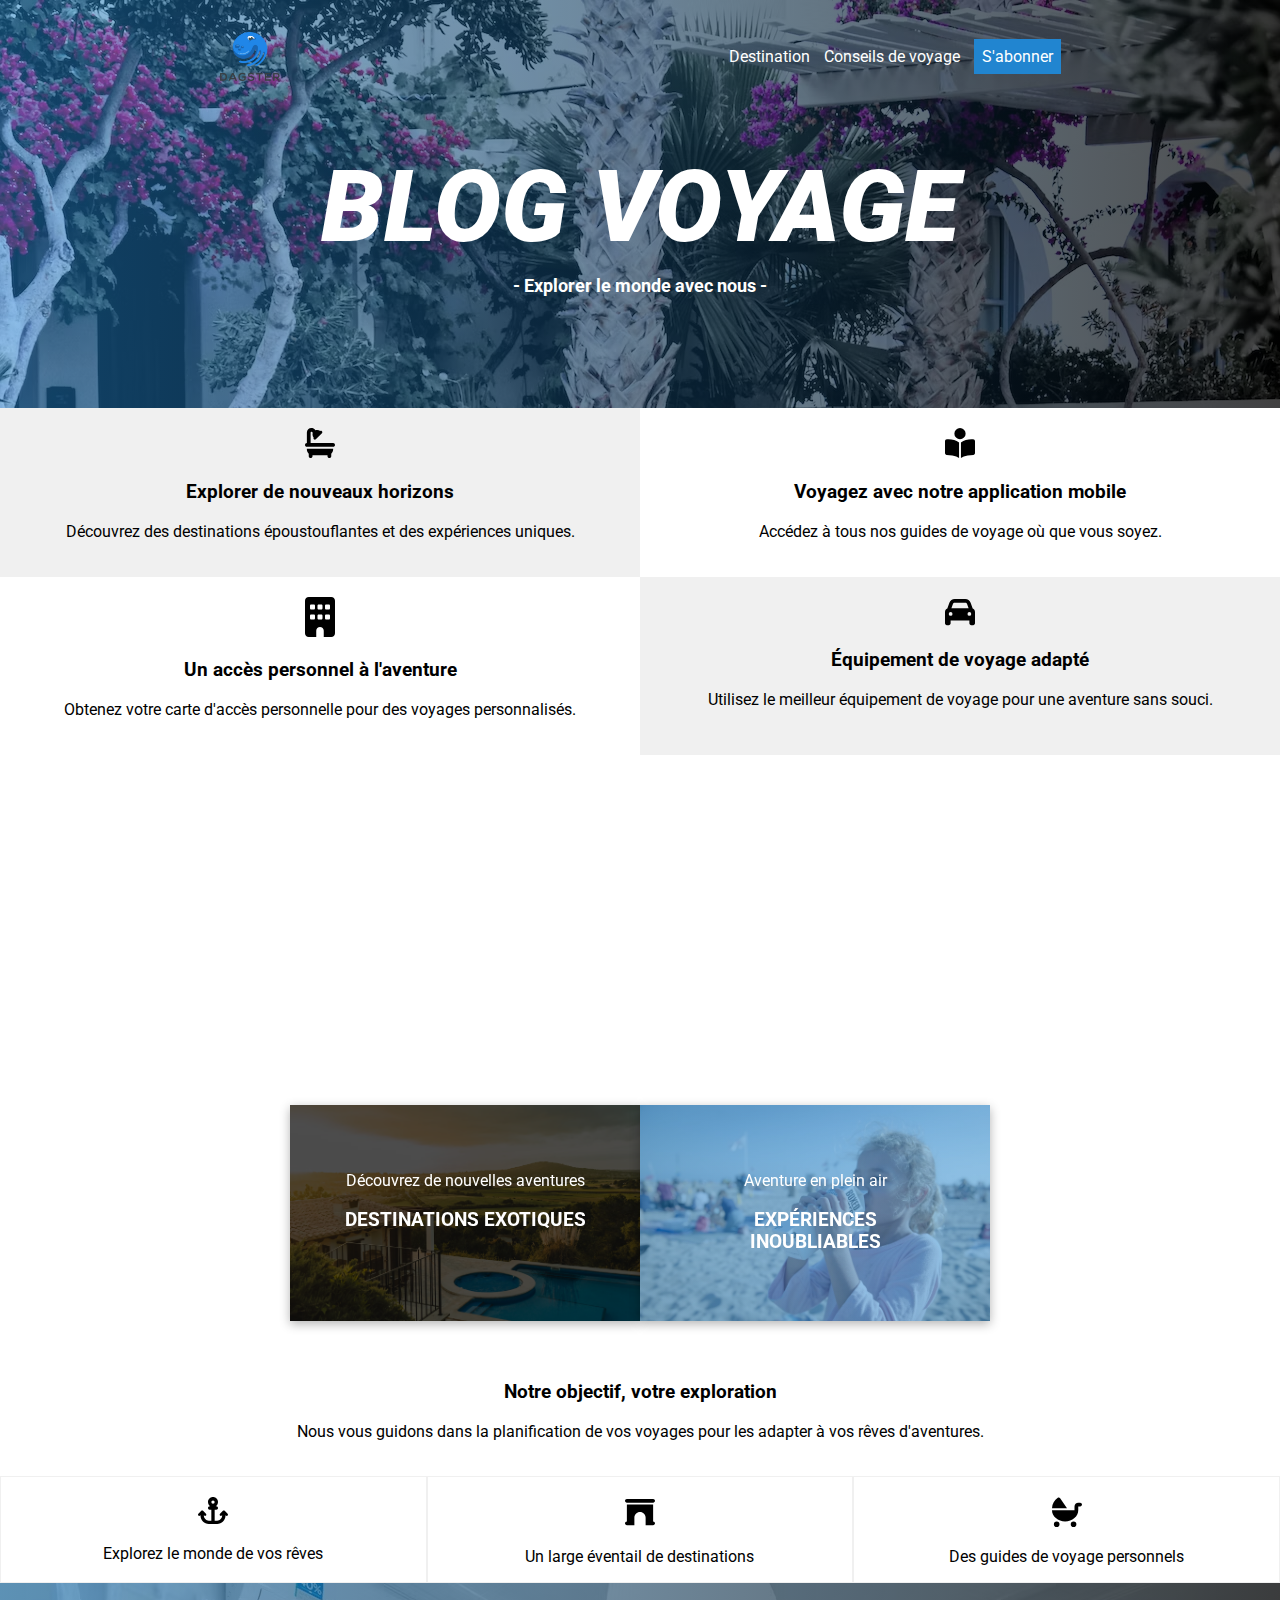
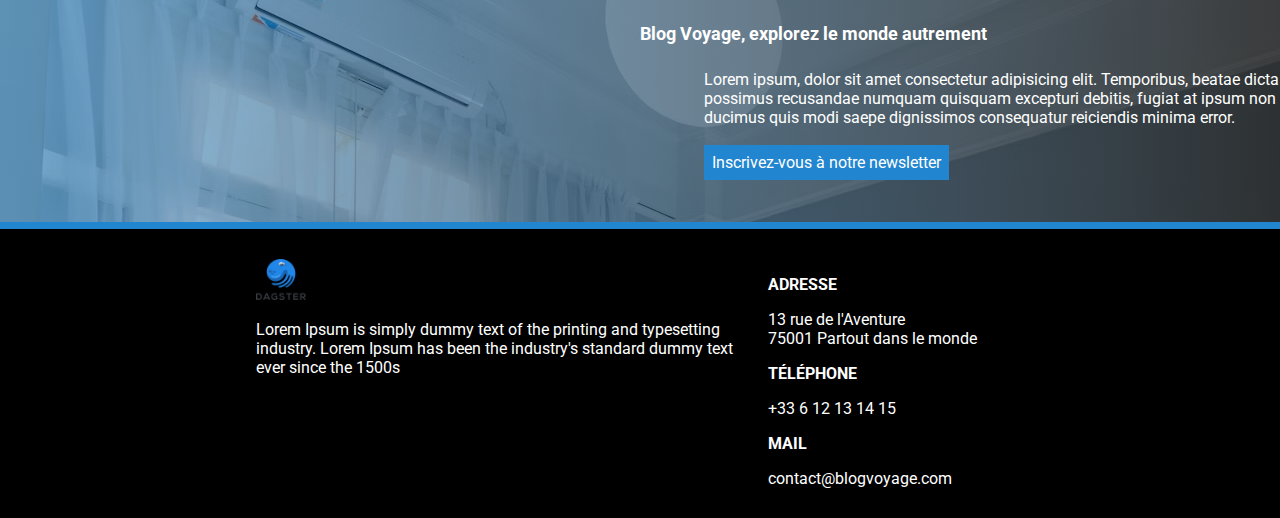
<file: 1-web-statique-maquette/index.html>
<!DOCTYPE html>
<html>
  <head>
    <meta charset="UTF-8" />
    <meta name="viewport" content="width=device-width, initial-scale=1.0" />
    <title>Cuisine Lyonnaise</title>
    <link rel="preconnect" href="https://fonts.googleapis.com" />
    <link rel="preconnect" href="https://fonts.gstatic.com" crossorigin />
    <link
      href="https://fonts.googleapis.com/css2?family=Roboto&display=swap"
      rel="stylesheet"
    />
    <link
      href="https://fonts.googleapis.com/css2?family=Roboto:wght@400;700&display=swap"
      rel="stylesheet"
    />
    <link
      href="https://fonts.googleapis.com/css2?family=Roboto:wght@400;700;900&display=swap"
      rel="stylesheet"
    />
    <link rel="stylesheet" href="assets/css/style.css" />
  </head>
  <body>
    <header>
      <nav>
        <img src="assets/img/logo.png" alt="logo" />
        <div class="navBarLinks">
          <a href="#destination">Destination</a>
          <a href="#conseils">Conseils de voyage</a>
          <a class="follow" href="#follow">S'abonner</a>
        </div>
      </nav>
      <h1>BLOG VOYAGE</h1>
      <h2>- Explorer le monde avec nous -</h2>
    </header>
    <main>
      <section id="destination">
        <ul>
          <li>
            <img src="assets/img/icone4.svg" alt="l'image de la douche" />
            <h3>Explorer de nouveaux horizons</h3>
            <p>
              Découvrez des destinations époustouflantes et des expériences
              uniques.
            </p>
          </li>
          <li>
            <img src="assets/img/icone5.svg" alt="l'image du livre" />
            <h3>Voyagez avec notre application mobile</h3>
            <p>Accédez à tous nos guides de voyage où que vous soyez.</p>
          </li>
          <li>
            <img src="assets/img/icone6.svg" alt="l'image de la batiment" />
            <h3>Un accès personnel à l'aventure</h3>
            <p>
              Obtenez votre carte d'accès personnelle pour des voyages
              personnalisés.
            </p>
          </li>
          <li>
            <img src="assets/img/icone7.svg" alt="l'image de la voiture" />
            <h3>Équipement de voyage adapté</h3>
            <p>
              Utilisez le meilleur équipement de voyage pour une aventure sans
              souci.
            </p>
          </li>
        </ul>
      </section>
      <section id="map">
        <iframe
          src="https://www.google.com/maps/embed?pb=!1m18!1m12!1m3!1d22264.88116171491!2d4.806564274316411!3d45.7689828!2m3!1f0!2f0!3f0!3m2!1i1024!2i768!4f13.1!3m3!1m2!1s0x47f4eaf13c0b3e27%3A0x7c6f168fe861a185!2sAgence%20Havas%20Voyages!5e0!3m2!1sfr!2sfr!4v1698659297800!5m2!1sfr!2sfr"
          width="100%"
          height="450"
          frameborder="0"
          style="border: 0; display: block"
          allowfullscreen=""
          aria-hidden="false"
          tabindex="0"
        ></iframe>
      </section>
      <section id="conseils">
        <div class="conseils">
          <div>
            <p>Découvrez de nouvelles aventures</p>
            <h3>DESTINATIONS EXOTIQUES</h3>
          </div>
          <div>
            <p>Aventure en plein air</p>
            <h3>EXPÉRIENCES INOUBLIABLES</h3>
          </div>
        </div>
        <h3>Notre objectif, votre exploration</h3>
        <p>
          Nous vous guidons dans la planification de vos voyages pour les
          adapter à vos rêves d'aventures.
        </p>
        <br />
        <ul>
          <li>
            <img src="assets/img/icone1.svg" alt="l'image d'une ancre" />
            <p>Explorez le monde de vos rêves</p>
          </li>
          <li>
            <img src="assets/img/icone2.svg" alt="l'Arc de Triomphe" />
            <p>Un large éventail de destinations</p>
          </li>
          <li>
            <img src="assets/img/icone3.svg" alt="Le landau d'enfant" />
            <p>Des guides de voyage personnels</p>
          </li>
        </ul>
      </section>
      <section id="follow">
        <h2>Blog Voyage, explorez le monde autrement</h2>
        <p>
          Lorem ipsum, dolor sit amet consectetur adipisicing elit. Temporibus,
          beatae dicta possimus recusandae numquam quisquam excepturi debitis,
          fugiat at ipsum non ducimus quis modi saepe dignissimos consequatur
          reiciendis minima error.
        </p>
        <a href="#follow">Inscrivez-vous à notre newsletter</a>
      </section>
    </main>
    <footer>
      <div>
        <img src="assets/img/logo.png" alt="" />
        <p>
          Lorem Ipsum is simply dummy text of the printing and typesetting
          industry. Lorem Ipsum has been the industry's standard dummy text ever
          since the 1500s
        </p>
      </div>
      <div>
        <p>ADRESSE</p>
        <p>13 rue de l'Aventure<br />75001 Partout dans le monde</p>
        <p>TÉLÉPHONE</p>
        <p>+33 6 12 13 14 15</p>
        <p>MAIL</p>
        <a href="mailto:contact@blogvoyage.com">contact@blogvoyage.com</a>
      </div>
    </footer>
  </body>
</html>
</file>
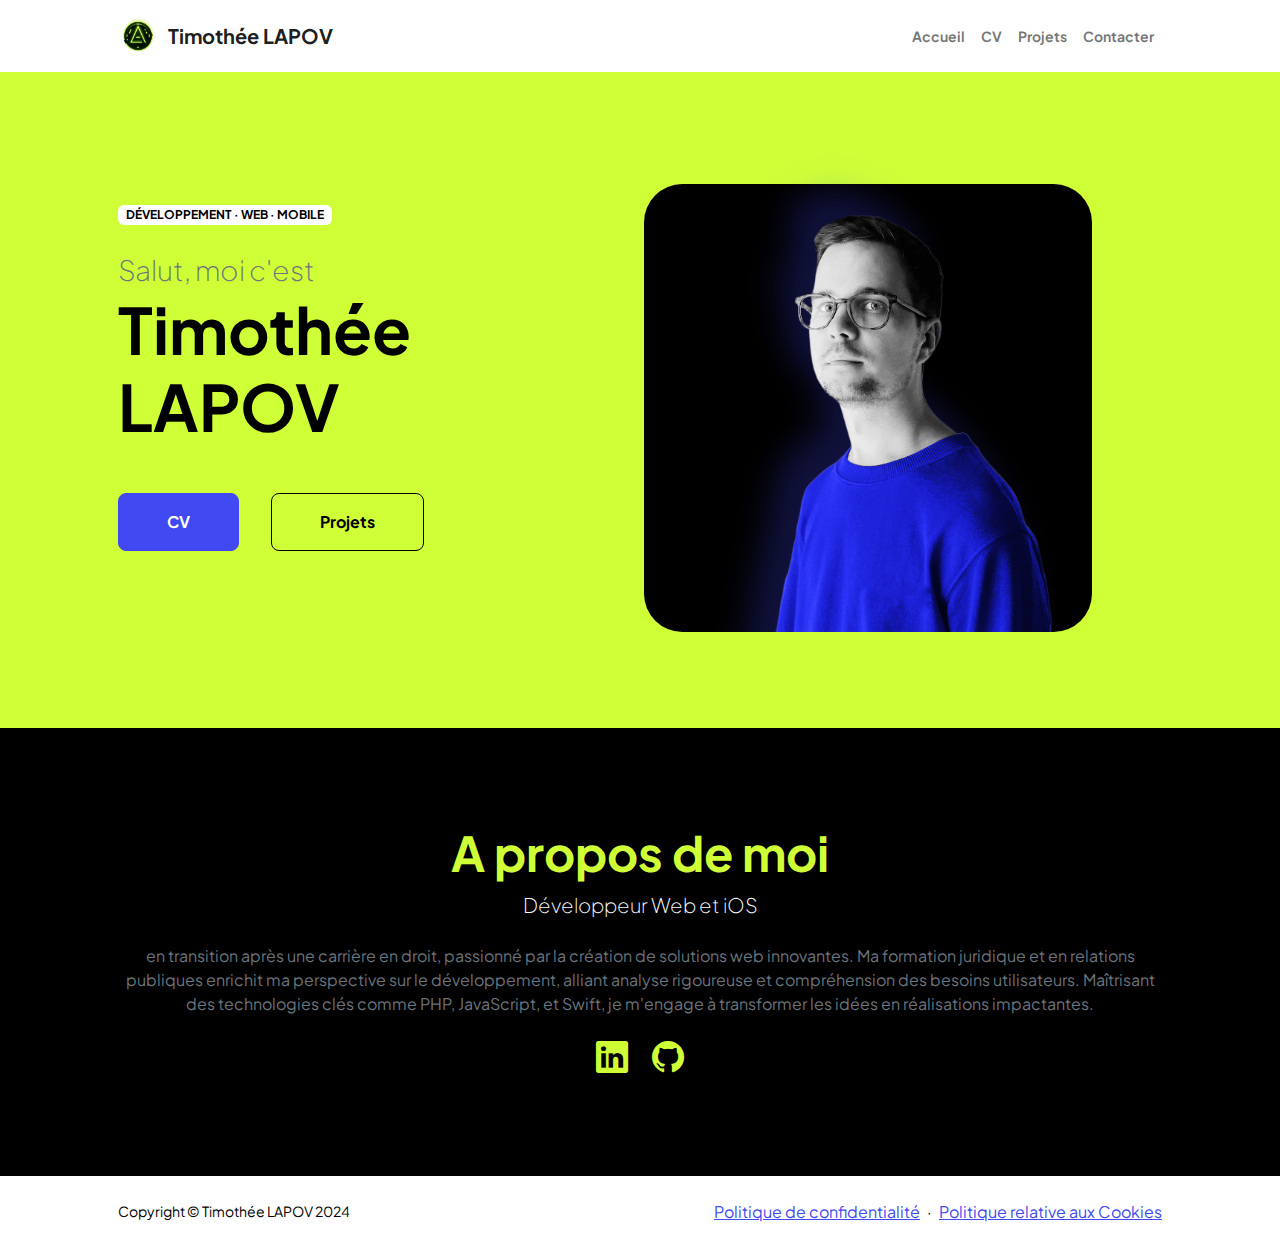
<file: 2-web-statique-portfolio/index.html>
<!DOCTYPE html>
<html lang="fr">
  <head>
    <meta charset="utf-8" />
    <meta
      name="viewport"
      content="width=device-width, initial-scale=1, shrink-to-fit=no"
    />
    <meta name="description" content="" />
    <meta name="author" content="" />
    <title>Timothée LAPOV</title>
    <!-- Favicon ДОБАВИТЬ -->
    <link rel="icon" type="image/x-icon" href="assets/favicon.ico" />
    <!-- Custom Google font-->
    <link rel="preconnect" href="https://fonts.googleapis.com" />
    <link rel="preconnect" href="https://fonts.gstatic.com" crossorigin />
    <link
      href="https://fonts.googleapis.com/css2?family=Plus+Jakarta+Sans:wght@100;200;300;400;500;600;700;800;900&amp;display=swap"
      rel="stylesheet"
    />
    <!-- Bootstrap -->
    <link
      href="https://cdn.jsdelivr.net/npm/bootstrap@5.3.2/dist/css/bootstrap.min.css"
      rel="stylesheet"
      integrity="sha384-T3c6CoIi6uLrA9TneNEoa7RxnatzjcDSCmG1MXxSR1GAsXEV/Dwwykc2MPK8M2HN"
      crossorigin="anonymous"
    />
    <link
      href="https://cdn.jsdelivr.net/npm/bootstrap-icons@1.8.1/font/bootstrap-icons.css"
      rel="stylesheet"
    />
    <!-- Core theme CSS (includes Bootstrap)-->
    <link href="assets/css/style.css" rel="stylesheet" />
  </head>
  <body class="d-flex flex-column h-100">
    <main class="flex-shrink-0">
      <!-- Navigation-->
      <nav class="navbar navbar-expand-lg navbar-light bg-white py-3">
        <div class="container px-5">
          <img src="assets/img/logo-la.png" class="logo-navbar" alt="logo de Timothee LAPOV">
          <a class="navbar-brand" href="index.html"
            ><span class="fw-bolder text-primary">Timothée LAPOV</span></a
          >
          <button
            class="navbar-toggler"
            type="button"
            data-bs-toggle="collapse"
            data-bs-target="#navbarSupportedContent"
            aria-controls="navbarSupportedContent"
            aria-expanded="false"
            aria-label="Toggle navigation"
          >
            <span class="navbar-toggler-icon"></span>
          </button>
          <div class="collapse navbar-collapse" id="navbarSupportedContent">
            <ul class="navbar-nav ms-auto mb-2 mb-lg-0 small fw-bolder">
              <li class="nav-item">
                <a class="nav-link" href="index.html">Accueil</a>
              </li>
              <li class="nav-item">
                <a class="nav-link" href="cv.html">CV</a>
              </li>
              <li class="nav-item">
                <a class="nav-link" href="work.html">Projets</a>
              </li>
              <li class="nav-item">
                <a class="nav-link" href="contact.html">Contacter</a>
              </li>
            </ul>
          </div>
        </div>
      </nav>
      <!-- Header-->
      <header class="py-5">
        <div class="container px-5 pb-5">
          <div class="row gx-5 align-items-center">
            <div class="col-xxl-5 col-lg-5">
              <!-- Header text content-->
              <div class="text-center text-xxl-start text-lg-start">
                <div
                  class="badge bg-white text-black mb-4"
                >
                  <div class="text-uppercase">
                    Développement &middot; Web &middot; Mobile
                  </div>
                </div>
                <div class="fs-3 fw-light text-muted">
                  Salut, moi c'est
                </div>
                <h1 class="display-3 fw-bolder mb-5">
                  <span class="d-inline"
                    >Timothée LAPOV</span
                  >
                </h1>
                <div
                  class="d-grid gap-3 d-sm-flex justify-content-sm-center justify-content-xxl-start justify-content-lg-start"
                >
                  <a
                    class="btn btn-primary btn-lg px-5 py-3 me-sm-3 fs-6 fw-bolder"
                    href="cv.html"
                    >CV</a
                  >
                  <a
                    class="btn btn-outline-dark btn-lg px-5 py-3 fs-6 fw-bolder"
                    href="work.html"
                    >Projets</a
                  >
                </div>
              </div>
            </div>
            <div class="col-xxl-7 col-lg-7">
              <!-- Header profile picture-->
              <div class="d-flex justify-content-center mt-5 mt-xxl-0 mt-lg-0">
                <div class="profile bg-black">
                  <img
                    class="profile-img"
                    src="assets/img/ava.webp"
                    alt="Photo d'un développeur web Timothee LAPOV"
                  />
                  </div>
                </div>
              </div>
            </div>
          </div>
        </div>
      </header>
      <!-- About Section-->
      <section class="bg-black py-5">
        <div class="container px-5">
          <div class="row gx-5 justify-content-center">
            <div class="col-xxl-8">
              <div class="text-center my-5">
                <h2 class="display-5 fw-bolder">
                  <span class="text-secondary d-inline">A propos de moi</span>
                </h2>
                <p class="lead fw-light text-white mb-4">
                  Développeur Web et iOS
                </p>
                <p class="text-muted">
                  en transition après une carrière en droit, passionné par la création de solutions web innovantes. Ma formation juridique et en relations publiques enrichit ma perspective sur le développement, alliant analyse rigoureuse et compréhension des besoins utilisateurs. Maîtrisant des technologies clés comme PHP, JavaScript, et Swift, je m'engage à transformer les idées en réalisations impactantes.
                </p>
                <div class="d-flex justify-content-center fs-2 gap-4">
                  <a class="text-secondary" href="https://www.linkedin.com/in/timlapov/"
                    ><i class="bi bi-linkedin"></i
                  ></a>
                  <a class="text-secondary" href="https://github.com/timlapov"
                    ><i class="bi bi-github"></i
                  ></a>
                </div>
              </div>
            </div>
          </div>
        </div>
      </section>
    </main>
    <!-- Footer-->
    <footer class="bg-white py-4 mt-auto">
      <div class="container px-5">
        <div
          class="row align-items-center justify-content-between flex-column flex-sm-row"
        >
          <div class="col-auto">
            <div class="small m-0">Copyright &copy; Timothée LAPOV 2024</div>
          </div>
          <div class="col-auto">
            <a href="https://www.iubenda.com/privacy-policy/68994960" class="iubenda-black iubenda-noiframe iubenda-embed iubenda-noiframe " title="Politique de confidentialité ">Politique de confidentialité</a><script type="text/javascript">(function (w,d) {var loader = function () {var s = d.createElement("script"), tag = d.getElementsByTagName("script")[0]; s.src="https://cdn.iubenda.com/iubenda.js"; tag.parentNode.insertBefore(s,tag);}; if(w.addEventListener){w.addEventListener("load", loader, false);}else if(w.attachEvent){w.attachEvent("onload", loader);}else{w.onload = loader;}})(window, document);</script>
            <span class="mx-1">&middot;</span>
            <a href="https://www.iubenda.com/privacy-policy/68994960/cookie-policy" class="iubenda-black iubenda-noiframe iubenda-embed iubenda-noiframe " title="Politique relative aux Cookies ">Politique relative aux Cookies</a><script type="text/javascript">(function (w,d) {var loader = function () {var s = d.createElement("script"), tag = d.getElementsByTagName("script")[0]; s.src="https://cdn.iubenda.com/iubenda.js"; tag.parentNode.insertBefore(s,tag);}; if(w.addEventListener){w.addEventListener("load", loader, false);}else if(w.attachEvent){w.attachEvent("onload", loader);}else{w.onload = loader;}})(window, document);</script>
          </div>
        </div>
      </div>
    </footer>
    <!-- Bootstrap core JS-->
    <script src="https://cdn.jsdelivr.net/npm/bootstrap@5.2.3/dist/js/bootstrap.bundle.min.js"></script>
        <!-- cookies -->
        <!-- <script type="text/javascript">
          var _iub = _iub || [];
          _iub.csConfiguration = {"askConsentAtCookiePolicyUpdate":true,"enableFadp":true,"enableLgpd":true,"enableUspr":true,"fadpApplies":true,"floatingPreferencesButtonDisplay":"bottom-right","lang":"fr","perPurposeConsent":true,"siteId":3515323,"usprApplies":true,"whitelabel":false,"cookiePolicyId":68994960,"cookiePolicyUrl":"lapov.art/privacy.html","privacyPolicyUrl":"lapov.art/privacy.html","privacyPolicyNoticeAtCollectionUrl":"lapov.art/privacy.html", "banner":{ "acceptButtonDisplay":true,"closeButtonDisplay":false,"customizeButtonDisplay":true,"explicitWithdrawal":true,"listPurposes":true,"position":"bottom","rejectButtonDisplay":true,"showTitle":false }};
          </script>
          <script type="text/javascript" src="https://cs.iubenda.com/autoblocking/3515323.js"></script>
          <script type="text/javascript" src="//cdn.iubenda.com/cs/gpp/stub.js"></script>
          <script type="text/javascript" src="//cdn.iubenda.com/cs/iubenda_cs.js" charset="UTF-8" async></script> -->
  </body>
</html>
</file>
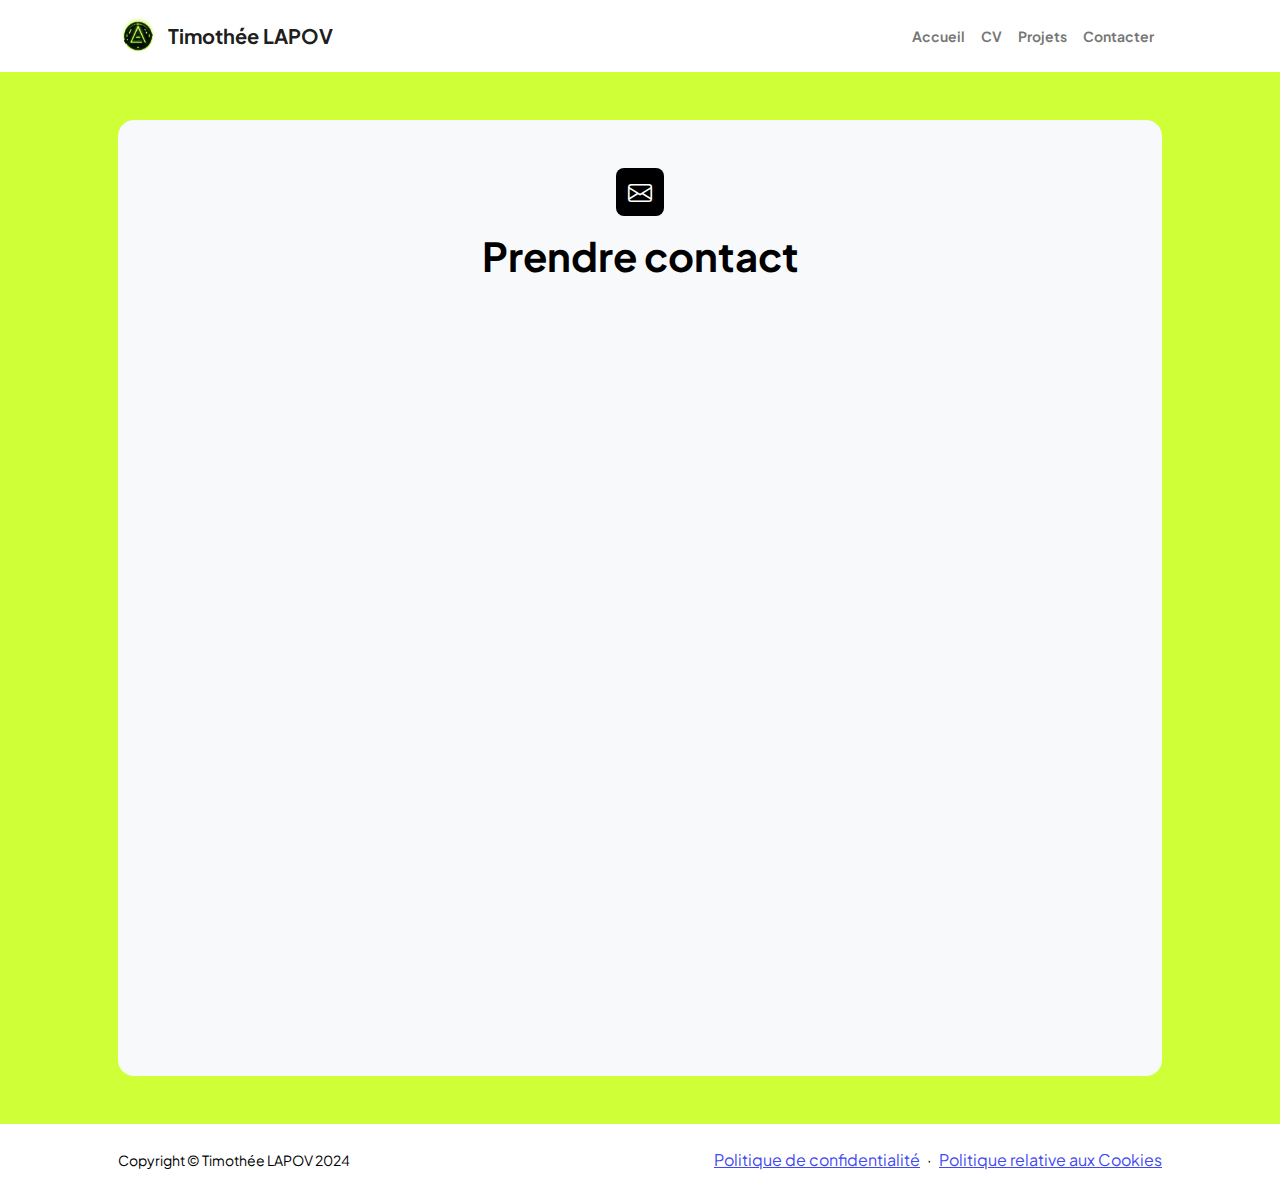
<file: 2-web-statique-portfolio/contact.html>
<!DOCTYPE html>
<html lang="fr">
  <head>
    <meta charset="utf-8" />
    <meta
      name="viewport"
      content="width=device-width, initial-scale=1, shrink-to-fit=no"
    />
    <meta name="description" content />
    <meta name="author" content />
    <title>Contacter – Timothée LAPOV</title>
    <!-- Favicon-->
    <link rel="icon" type="image/x-icon" href="assets/favicon.ico" />
    <!-- Custom Google font-->
    <link rel="preconnect" href="https://fonts.googleapis.com" />
    <link rel="preconnect" href="https://fonts.gstatic.com" crossorigin />
    <link
      href="https://fonts.googleapis.com/css2?family=Plus+Jakarta+Sans:wght@100;200;300;400;500;600;700;800;900&amp;display=swap"
      rel="stylesheet"
    />
    <!-- Bootstrap icons-->
    <link
      href="https://cdn.jsdelivr.net/npm/bootstrap-icons@1.8.1/font/bootstrap-icons.css"
      rel="stylesheet"
    />
    <!-- Core theme CSS (includes Bootstrap)-->
    <link href="assets/css/style.css" rel="stylesheet" />
  </head>
  <body class="d-flex flex-column">
    <main class="flex-shrink-0">
      <!-- Navigation-->
      <nav class="navbar navbar-expand-lg navbar-light bg-white py-3">
        <div class="container px-5">
          <img
            src="assets/img/logo-la.png"
            class="logo-navbar"
            alt="logo de Timothee LAPOV"
          />
          <a class="navbar-brand" href="index.html"
            ><span class="fw-bolder text-primary">Timothée LAPOV</span></a
          >
          <button
            class="navbar-toggler"
            type="button"
            data-bs-toggle="collapse"
            data-bs-target="#navbarSupportedContent"
            aria-controls="navbarSupportedContent"
            aria-expanded="false"
            aria-label="Toggle navigation"
          >
            <span class="navbar-toggler-icon"></span>
          </button>
          <div class="collapse navbar-collapse" id="navbarSupportedContent">
            <ul class="navbar-nav ms-auto mb-2 mb-lg-0 small fw-bolder">
              <li class="nav-item">
                <a class="nav-link" href="index.html">Accueil</a>
              </li>
              <li class="nav-item">
                <a class="nav-link" href="cv.html">CV</a>
              </li>
              <li class="nav-item">
                <a class="nav-link" href="work.html">Projets</a>
              </li>
              <li class="nav-item">
                <a class="nav-link" href="contact.html">Contacter</a>
              </li>
            </ul>
          </div>
        </div>
      </nav>
      <!-- Page content-->
      <section class="py-5">
        <div class="container px-5">
          <!-- Contact form-->
          <div class="bg-light rounded-4 py-5 px-4 px-md-5">
            <div class="text-center mb-5">
              <div
                class="feature bg-primary bg-black text-white rounded-3 mb-3"
              >
                <i class="bi bi-envelope"></i>
              </div>
              <h1 class="fw-bolder">Prendre contact</h1>
              <p class="lead fw-normal text-muted mb-0">
                <!-- МОЖНО ВСТАВИТЬ ЕЩЁ КОММЕНТАРИЙ ПОД ЗАГОЛОВКОМ -->
              </p>
            </div>
            <div class="row gx-5 justify-content-center">
              <iframe
                src="https://docs.google.com/forms/d/e/1FAIpQLScrhx7QKqaG35xbXL_UnKC70Dl-wwykdn7YjCE7arEf5Ea6kg/viewform?embedded=true"
                width="640"
                height="700"
                frameborder="0"
                marginheight="0"
                marginwidth="0"
                >Loading…</iframe
              >
            </div>
          </div>
        </div>
      </section>
    </main>
    <!-- Footer-->
    <footer class="bg-white py-4 mt-auto">
      <div class="container px-5">
        <div
          class="row align-items-center justify-content-between flex-column flex-sm-row"
        >
          <div class="col-auto">
            <div class="small m-0">Copyright &copy; Timothée LAPOV 2024</div>
          </div>
          <div class="col-auto">
            <a
              href="https://www.iubenda.com/privacy-policy/68994960"
              class="iubenda-black iubenda-noiframe iubenda-embed iubenda-noiframe"
              title="Politique de confidentialité "
              >Politique de confidentialité</a
            >
            <script type="text/javascript">
              (function (w, d) {
                var loader = function () {
                  var s = d.createElement("script"),
                    tag = d.getElementsByTagName("script")[0];
                  s.src = "https://cdn.iubenda.com/iubenda.js";
                  tag.parentNode.insertBefore(s, tag);
                };
                if (w.addEventListener) {
                  w.addEventListener("load", loader, false);
                } else if (w.attachEvent) {
                  w.attachEvent("onload", loader);
                } else {
                  w.onload = loader;
                }
              })(window, document);
            </script>
            <span class="mx-1">&middot;</span>
            <a
              href="https://www.iubenda.com/privacy-policy/68994960/cookie-policy"
              class="iubenda-black iubenda-noiframe iubenda-embed iubenda-noiframe"
              title="Politique relative aux Cookies "
              >Politique relative aux Cookies</a
            >
            <script type="text/javascript">
              (function (w, d) {
                var loader = function () {
                  var s = d.createElement("script"),
                    tag = d.getElementsByTagName("script")[0];
                  s.src = "https://cdn.iubenda.com/iubenda.js";
                  tag.parentNode.insertBefore(s, tag);
                };
                if (w.addEventListener) {
                  w.addEventListener("load", loader, false);
                } else if (w.attachEvent) {
                  w.attachEvent("onload", loader);
                } else {
                  w.onload = loader;
                }
              })(window, document);
            </script>
          </div>
        </div>
      </div>
    </footer>
    <!-- Bootstrap core JS-->
    <script src="https://cdn.jsdelivr.net/npm/bootstrap@5.2.3/dist/js/bootstrap.bundle.min.js"></script>
  </body>
</html>
</file>
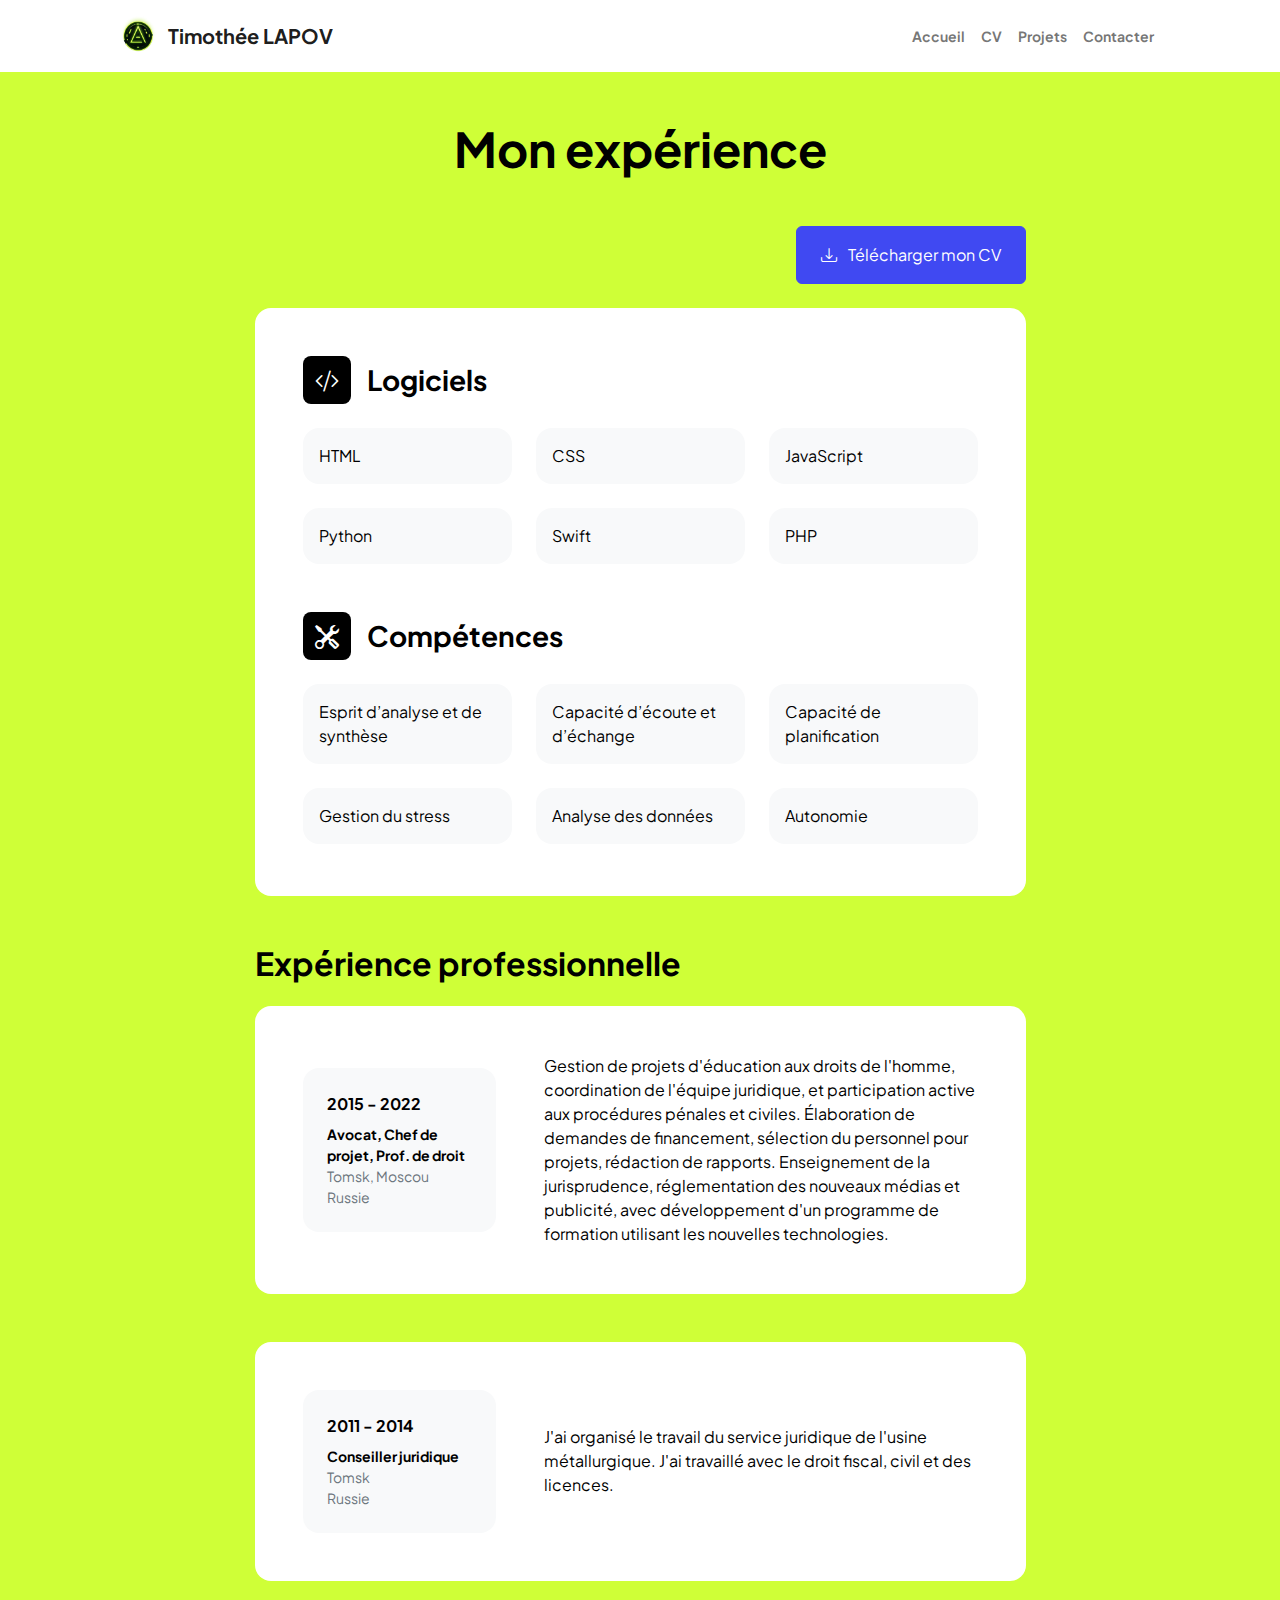
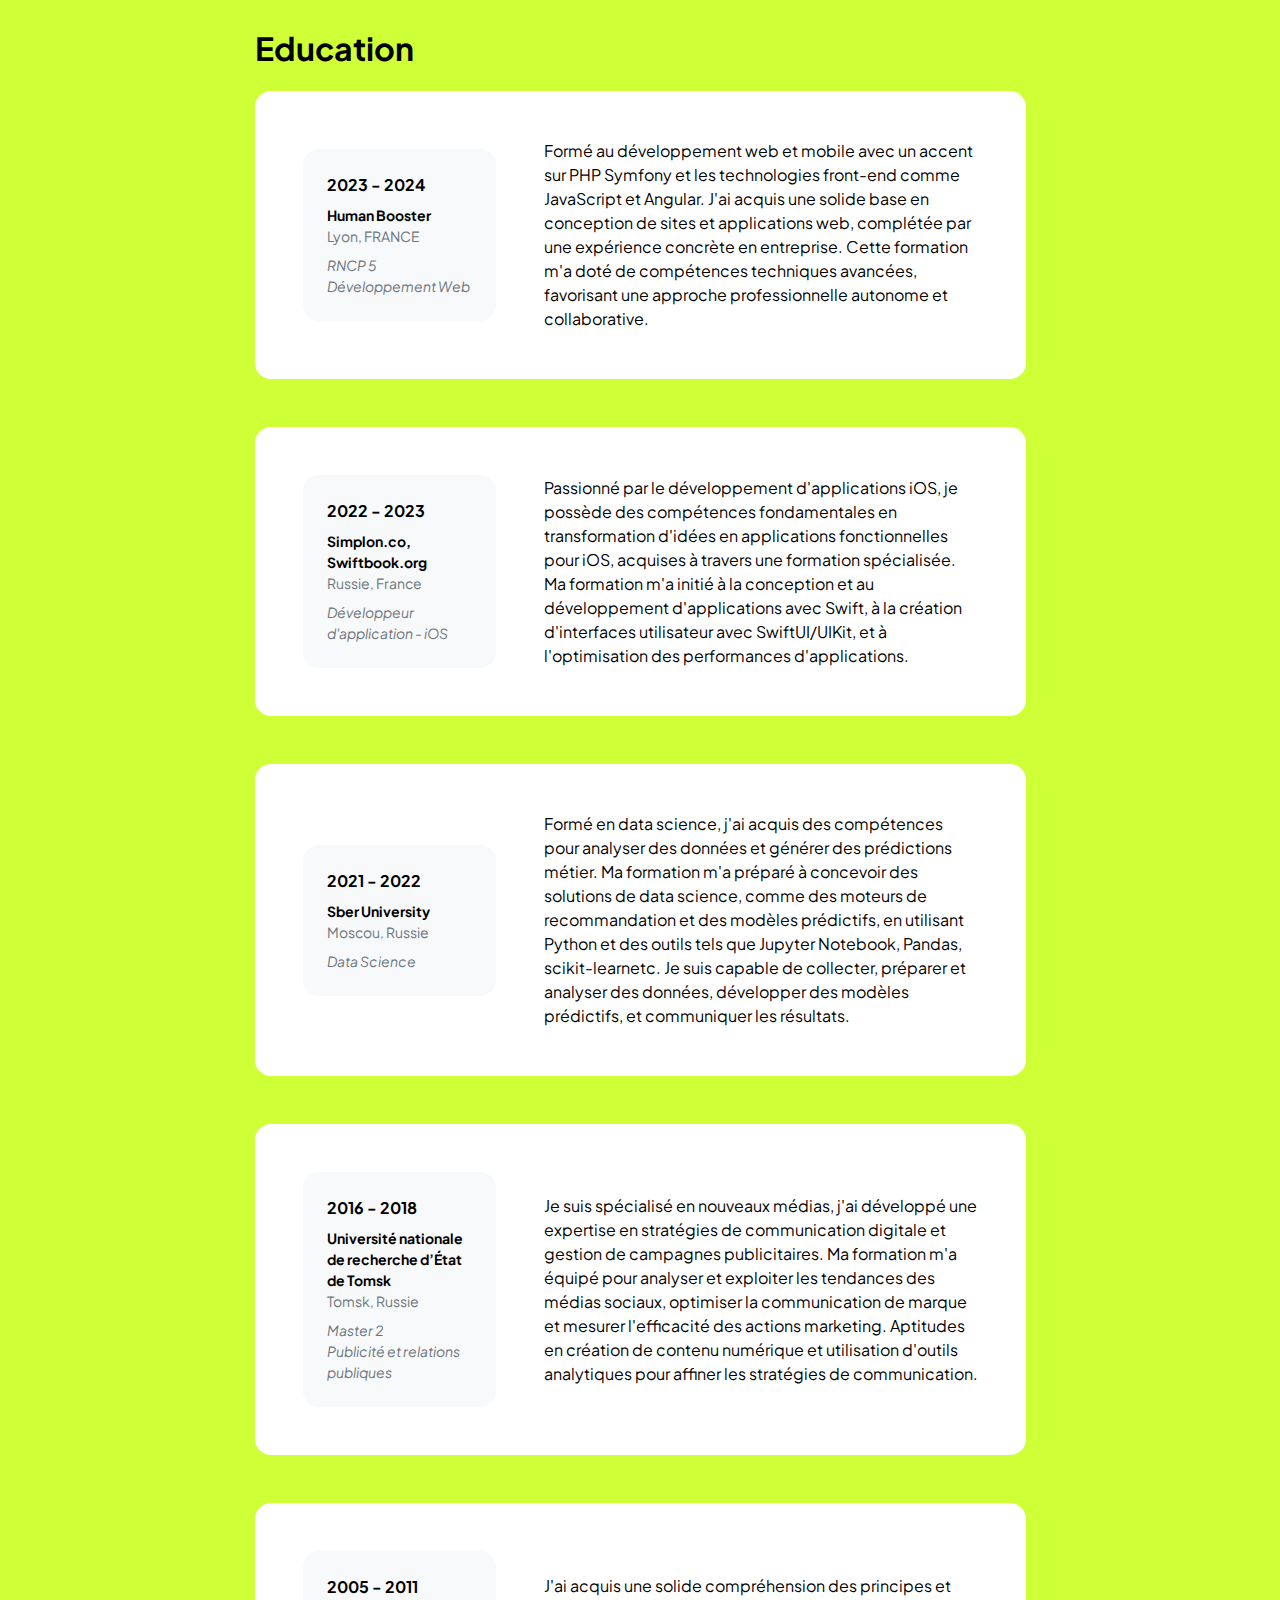
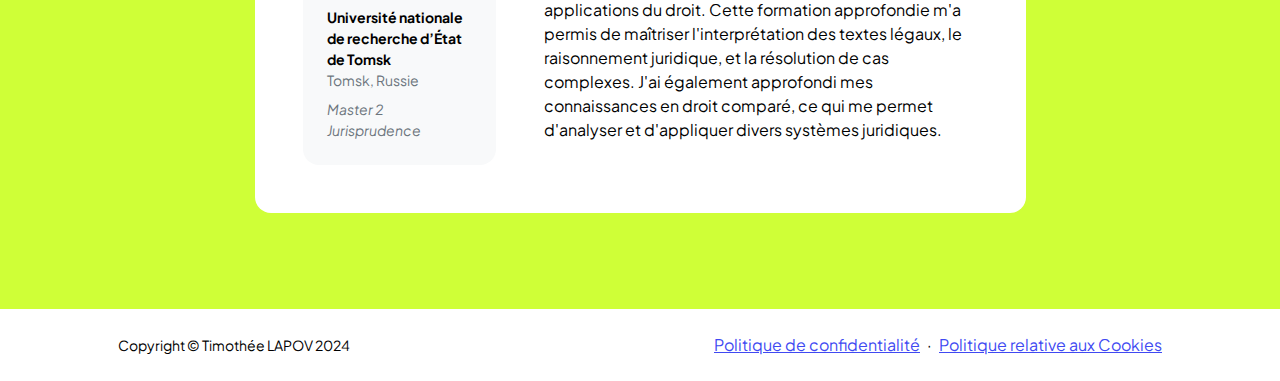
<file: 2-web-statique-portfolio/cv.html>
<!DOCTYPE html>
<html lang="fr">
  <head>
    <meta charset="utf-8" />
    <meta
      name="viewport"
      content="width=device-width, initial-scale=1, shrink-to-fit=no"
    />
    <meta name="description" content="" />
    <meta name="author" content="" />
    <title>CV – Timothée LAPOV</title>
    <!-- Favicon-->
    <link rel="icon" type="image/x-icon" href="assets/favicon.ico" />
    <!-- Custom Google font-->
    <link rel="preconnect" href="https://fonts.googleapis.com" />
    <link rel="preconnect" href="https://fonts.gstatic.com" crossorigin />
    <link
      href="https://fonts.googleapis.com/css2?family=Plus+Jakarta+Sans:wght@100;200;300;400;500;600;700;800;900&amp;display=swap"
      rel="stylesheet"
    />
    <!-- Bootstrap icons-->
    <link
      href="https://cdn.jsdelivr.net/npm/bootstrap-icons@1.8.1/font/bootstrap-icons.css"
      rel="stylesheet"
    />
    <!-- Core theme CSS (includes Bootstrap)-->
    <link href="assets/css/style.css" rel="stylesheet" />
  </head>
  <body class="d-flex flex-column h-100 bg-secondary">
    <main class="flex-shrink-0">
      <!-- Navigation-->
      <nav class="navbar navbar-expand-lg navbar-light bg-white py-3">
        <div class="container px-5">
          <img
            src="assets/img/logo-la.png"
            class="logo-navbar"
            alt="logo de Timothee LAPOV"
          />
          <a class="navbar-brand" href="index.html"
            ><span class="fw-bolder text-primary">Timothée LAPOV</span></a
          >
          <button
            class="navbar-toggler"
            type="button"
            data-bs-toggle="collapse"
            data-bs-target="#navbarSupportedContent"
            aria-controls="navbarSupportedContent"
            aria-expanded="false"
            aria-label="Toggle navigation"
          >
            <span class="navbar-toggler-icon"></span>
          </button>
          <div class="collapse navbar-collapse" id="navbarSupportedContent">
            <ul class="navbar-nav ms-auto mb-2 mb-lg-0 small fw-bolder">
              <li class="nav-item">
                <a class="nav-link" href="index.html">Accueil</a>
              </li>
              <li class="nav-item">
                <a class="nav-link" href="cv.html">CV</a>
              </li>
              <li class="nav-item">
                <a class="nav-link" href="work.html">Projets</a>
              </li>
              <li class="nav-item">
                <a class="nav-link" href="contact.html">Contacter</a>
              </li>
            </ul>
          </div>
        </div>
      </nav>
      <!-- Page Content-->
      <div class="container px-5 my-5">
        <div class="text-center mb-5">
          <h1 class="display-5 fw-bolder mb-0">
            <span class="text-black d-inline">Mon expérience</span>
          </h1>
        </div>
        <div class="row gx-5 justify-content-center">
          <div class="col-lg-11 col-xl-9 col-xxl-8">
            <!-- Experience Section-->
            <section>
              <div
                class="d-flex align-items-center justify-content-between mb-4"
              >
                <!-- МОЖНО ДОБАВИТЬ НАЗВАНИЕ СЕКЦИИ -->
                <h2 class="text-primary fw-bolder mb-0"></h2>
                <a
                  class="btn btn-primary px-4 py-3"
                  href="assets/cv.pdf"
                  target="_blank"
                >
                  <div class="d-inline-block bi bi-download me-2"></div>
                  Télécharger mon CV
                </a>
              </div>
              <!-- Skills section -->
              <section>
                <!-- Skillset Card-->
                <div class="card border-0 rounded-4 mb-5">
                  <div class="card-body p-5">
                    <!-- Languages list-->
                    <div class="mb-5">
                      <div class="d-flex align-items-center mb-4">
                        <div
                          class="feature bg-primary bg-black text-white rounded-3 me-3"
                        >
                          <i class="bi bi-code-slash"></i>
                        </div>
                        <h3 class="fw-bolder mb-0">
                          <span class="text-black d-inline">Logiciels</span>
                        </h3>
                      </div>
                      <div class="row row-cols-1 row-cols-md-3 mb-4">
                        <div class="col mb-4 mb-md-0">
                          <div
                            class="d-flex align-items-center bg-light rounded-4 p-3 h-100"
                          >
                            HTML
                          </div>
                        </div>
                        <div class="col mb-4 mb-md-0">
                          <div
                            class="d-flex align-items-center bg-light rounded-4 p-3 h-100"
                          >
                            CSS
                          </div>
                        </div>
                        <div class="col">
                          <div
                            class="d-flex align-items-center bg-light rounded-4 p-3 h-100"
                          >
                            JavaScript
                          </div>
                        </div>
                      </div>
                      <div class="row row-cols-1 row-cols-md-3">
                        <div class="col mb-4 mb-md-0">
                          <div
                            class="d-flex align-items-center bg-light rounded-4 p-3 h-100"
                          >
                            Python
                          </div>
                        </div>
                        <div class="col mb-4 mb-md-0">
                          <div
                            class="d-flex align-items-center bg-light rounded-4 p-3 h-100"
                          >
                            Swift
                          </div>
                        </div>
                        <div class="col">
                          <div
                            class="d-flex align-items-center bg-light rounded-4 p-3 h-100"
                          >
                            PHP
                          </div>
                        </div>
                      </div>
                    </div>
                    <!-- Professional skills list-->
                    <div class="mb-1">
                      <div class="d-flex align-items-center mb-4">
                        <div
                          class="feature bg-primary bg-black text-white rounded-3 me-3"
                        >
                          <i class="bi bi-tools"></i>
                        </div>
                        <h3 class="fw-bolder mb-0">
                          <span class="text-black d-inline">Compétences</span>
                        </h3>
                      </div>
                      <div class="row row-cols-1 row-cols-md-3 mb-4">
                        <div class="col mb-4 mb-md-0">
                          <div
                            class="d-flex align-items-center bg-light rounded-4 p-3 h-100"
                          >
                            Esprit d’analyse et de synthèse
                          </div>
                        </div>
                        <div class="col mb-4 mb-md-0">
                          <div
                            class="d-flex align-items-center bg-light rounded-4 p-3 h-100"
                          >
                            Capacité d’écoute et d’échange
                          </div>
                        </div>
                        <div class="col">
                          <div
                            class="d-flex align-items-center bg-light rounded-4 p-3 h-100"
                          >
                            Capacité de planification
                          </div>
                        </div>
                      </div>
                      <div class="row row-cols-1 row-cols-md-3">
                        <div class="col mb-4 mb-md-0">
                          <div
                            class="d-flex align-items-center bg-light rounded-4 p-3 h-100"
                          >
                            Gestion du stress
                          </div>
                        </div>
                        <div class="col mb-4 mb-md-0">
                          <div
                            class="d-flex align-items-center bg-light rounded-4 p-3 h-100"
                          >
                            Analyse des données
                          </div>
                        </div>
                        <div class="col">
                          <div
                            class="d-flex align-items-center bg-light rounded-4 p-3 h-100"
                          >
                            Autonomie
                          </div>
                        </div>
                      </div>
                    </div>
                  </div>
                </div>
              </section>
              <!-- Professional Experience section -->
              <h2 class="text-black fw-bolder mb-4">
                Expérience professionnelle
              </h2>
              <!-- Experience Card 1-->
              <div class="card border-0 rounded-4 mb-5">
                <div class="card-body p-5">
                  <div class="row align-items-center gx-5">
                    <div class="col text-center text-lg-start mb-4 mb-lg-0">
                      <div class="bg-light p-4 rounded-4">
                        <div class="text-primary fw-bolder mb-2">
                          2015 - 2022
                        </div>
                        <div class="small fw-bolder">
                          Avocat, Chef de projet, Prof. de droit
                        </div>
                        <div class="small text-muted">Tomsk, Moscou</div>
                        <div class="small text-muted">Russie</div>
                      </div>
                    </div>
                    <div class="col-lg-8">
                      <div>
                        Gestion de projets d'éducation aux droits de l'homme,
                        coordination de l'équipe juridique, et participation
                        active aux procédures pénales et civiles. Élaboration de
                        demandes de financement, sélection du personnel pour
                        projets, rédaction de rapports. Enseignement de la
                        jurisprudence, réglementation des nouveaux médias et
                        publicité, avec développement d'un programme de
                        formation utilisant les nouvelles technologies.
                      </div>
                    </div>
                  </div>
                </div>
              </div>
              <!-- Experience Card 2-->
              <div class="card border-0 rounded-4 mb-5">
                <div class="card-body p-5">
                  <div class="row align-items-center gx-5">
                    <div class="col text-center text-lg-start mb-4 mb-lg-0">
                      <div class="bg-light p-4 rounded-4">
                        <div class="text-primary fw-bolder mb-2">
                          2011 - 2014
                        </div>
                        <div class="small fw-bolder">Conseiller juridique</div>
                        <div class="small text-muted">Tomsk</div>
                        <div class="small text-muted">Russie</div>
                      </div>
                    </div>
                    <div class="col-lg-8">
                      <div>
                        J'ai organisé le travail du service juridique de l'usine
                        métallurgique. J'ai travaillé avec le droit fiscal,
                        civil et des licences.
                      </div>
                    </div>
                  </div>
                </div>
              </div>
            </section>
            <!-- Education Section-->
            <section>
              <h2 class="text-black fw-bolder mb-4">Education</h2>
              <!-- Education Card 1-->
              <div class="card border-0 rounded-4 mb-5">
                <div class="card-body p-5">
                  <div class="row align-items-center gx-5">
                    <div class="col text-center text-lg-start mb-4 mb-lg-0">
                      <div class="bg-light p-4 rounded-4">
                        <div class="text-primary fw-bolder mb-2">
                          2023 - 2024
                        </div>
                        <div class="mb-2">
                          <div class="small fw-bolder">Human Booster</div>
                          <div class="small text-muted">Lyon, FRANCE</div>
                        </div>
                        <div class="fst-italic">
                          <div class="small text-muted">RNCP 5</div>
                          <div class="small text-muted">Développement Web</div>
                        </div>
                      </div>
                    </div>
                    <div class="col-lg-8">
                      <div>
                        Formé au développement web et mobile avec un accent sur
                        PHP Symfony et les technologies front-end comme
                        JavaScript et Angular. J'ai acquis une solide base en
                        conception de sites et applications web, complétée par
                        une expérience concrète en entreprise. Cette formation
                        m'a doté de compétences techniques avancées, favorisant
                        une approche professionnelle autonome et collaborative.
                      </div>
                    </div>
                  </div>
                </div>
              </div>
              <!-- Education Card 2-->
              <div class="card border-0 rounded-4 mb-5">
                <div class="card-body p-5">
                  <div class="row align-items-center gx-5">
                    <div class="col text-center text-lg-start mb-4 mb-lg-0">
                      <div class="bg-light p-4 rounded-4">
                        <div class="text-primary fw-bolder mb-2">
                          2022 - 2023
                        </div>
                        <div class="mb-2">
                          <div class="small fw-bolder">
                            Simplon.co, Swiftbook.org
                          </div>
                          <div class="small text-muted">Russie, France</div>
                        </div>
                        <div class="fst-italic">
                          <div class="small text-muted"></div>
                          <div class="small text-muted">
                            Développeur d'application - iOS
                          </div>
                        </div>
                      </div>
                    </div>
                    <div class="col-lg-8">
                      <div>
                        Passionné par le développement d'applications iOS, je
                        possède des compétences fondamentales en transformation
                        d'idées en applications fonctionnelles pour iOS,
                        acquises à travers une formation spécialisée. Ma
                        formation m'a initié à la conception et au développement
                        d'applications avec Swift, à la création d'interfaces
                        utilisateur avec SwiftUI/UIKit, et à l'optimisation des
                        performances d'applications.
                      </div>
                    </div>
                  </div>
                </div>
              </div>
              <!-- Education Card 3-->
              <div class="card border-0 rounded-4 mb-5">
                <div class="card-body p-5">
                  <div class="row align-items-center gx-5">
                    <div class="col text-center text-lg-start mb-4 mb-lg-0">
                      <div class="bg-light p-4 rounded-4">
                        <div class="text-primary fw-bolder mb-2">
                          2021 - 2022
                        </div>
                        <div class="mb-2">
                          <div class="small fw-bolder">Sber University</div>
                          <div class="small text-muted">Moscou, Russie</div>
                        </div>
                        <div class="fst-italic">
                          <div class="small text-muted"></div>
                          <div class="small text-muted">Data Science</div>
                        </div>
                      </div>
                    </div>
                    <div class="col-lg-8">
                      <div>
                        Formé en data science, j'ai acquis des compétences pour
                        analyser des données et générer des prédictions métier.
                        Ma formation m'a préparé à concevoir des solutions de
                        data science, comme des moteurs de recommandation et des
                        modèles prédictifs, en utilisant Python et des outils
                        tels que Jupyter Notebook, Pandas, scikit-learnetc. Je
                        suis capable de collecter, préparer et analyser des
                        données, développer des modèles prédictifs, et
                        communiquer les résultats.
                      </div>
                    </div>
                  </div>
                </div>
              </div>
              <!-- Education Card 4-->
              <div class="card border-0 rounded-4 mb-5">
                <div class="card-body p-5">
                  <div class="row align-items-center gx-5">
                    <div class="col text-center text-lg-start mb-4 mb-lg-0">
                      <div class="bg-light p-4 rounded-4">
                        <div class="text-primary fw-bolder mb-2">
                          2016 - 2018
                        </div>
                        <div class="mb-2">
                          <div class="small fw-bolder">
                            Université nationale de recherche d’État de Tomsk
                          </div>
                          <div class="small text-muted">Tomsk, Russie</div>
                        </div>
                        <div class="fst-italic">
                          <div class="small text-muted">Master 2</div>
                          <div class="small text-muted">
                            Publicité et relations publiques
                          </div>
                        </div>
                      </div>
                    </div>
                    <div class="col-lg-8">
                      <div>
                        Je suis spécialisé en nouveaux médias, j'ai développé
                        une expertise en stratégies de communication digitale et
                        gestion de campagnes publicitaires. Ma formation m'a
                        équipé pour analyser et exploiter les tendances des
                        médias sociaux, optimiser la communication de marque et
                        mesurer l'efficacité des actions marketing. Aptitudes en
                        création de contenu numérique et utilisation d'outils
                        analytiques pour affiner les stratégies de
                        communication.
                      </div>
                    </div>
                  </div>
                </div>
              </div>
              <!-- Education Card 5-->
              <div class="card border-0 rounded-4 mb-5">
                <div class="card-body p-5">
                  <div class="row align-items-center gx-5">
                    <div class="col text-center text-lg-start mb-4 mb-lg-0">
                      <div class="bg-light p-4 rounded-4">
                        <div class="text-primary fw-bolder mb-2">
                          2005 - 2011
                        </div>
                        <div class="mb-2">
                          <div class="small fw-bolder">
                            Université nationale de recherche d’État de Tomsk
                          </div>
                          <div class="small text-muted">Tomsk, Russie</div>
                        </div>
                        <div class="fst-italic">
                          <div class="small text-muted">Master 2</div>
                          <div class="small text-muted">Jurisprudence</div>
                        </div>
                      </div>
                    </div>
                    <div class="col-lg-8">
                      <div>
                        J'ai acquis une solide compréhension des principes et
                        applications du droit. Cette formation approfondie m'a
                        permis de maîtriser l'interprétation des textes légaux,
                        le raisonnement juridique, et la résolution de cas
                        complexes. J'ai également approfondi mes connaissances
                        en droit comparé, ce qui me permet d'analyser et
                        d'appliquer divers systèmes juridiques.
                      </div>
                    </div>
                  </div>
                </div>
              </div>
            </section>
            <!-- Divider-->
            <!-- <div class="pb-5"></div> -->
          </div>
        </div>
      </div>
    </main>
    <!-- Footer-->
    <footer class="bg-white py-4 mt-auto">
      <div class="container px-5">
        <div
          class="row align-items-center justify-content-between flex-column flex-sm-row"
        >
          <div class="col-auto">
            <div class="small m-0">Copyright &copy; Timothée LAPOV 2024</div>
          </div>
          <div class="col-auto">
            <a
              href="https://www.iubenda.com/privacy-policy/68994960"
              class="iubenda-black iubenda-noiframe iubenda-embed iubenda-noiframe"
              title="Politique de confidentialité "
              >Politique de confidentialité</a
            >
            <script type="text/javascript">
              (function (w, d) {
                var loader = function () {
                  var s = d.createElement("script"),
                    tag = d.getElementsByTagName("script")[0];
                  s.src = "https://cdn.iubenda.com/iubenda.js";
                  tag.parentNode.insertBefore(s, tag);
                };
                if (w.addEventListener) {
                  w.addEventListener("load", loader, false);
                } else if (w.attachEvent) {
                  w.attachEvent("onload", loader);
                } else {
                  w.onload = loader;
                }
              })(window, document);
            </script>
            <span class="mx-1">&middot;</span>
            <a
              href="https://www.iubenda.com/privacy-policy/68994960/cookie-policy"
              class="iubenda-black iubenda-noiframe iubenda-embed iubenda-noiframe"
              title="Politique relative aux Cookies "
              >Politique relative aux Cookies</a
            >
            <script type="text/javascript">
              (function (w, d) {
                var loader = function () {
                  var s = d.createElement("script"),
                    tag = d.getElementsByTagName("script")[0];
                  s.src = "https://cdn.iubenda.com/iubenda.js";
                  tag.parentNode.insertBefore(s, tag);
                };
                if (w.addEventListener) {
                  w.addEventListener("load", loader, false);
                } else if (w.attachEvent) {
                  w.attachEvent("onload", loader);
                } else {
                  w.onload = loader;
                }
              })(window, document);
            </script>
          </div>
        </div>
      </div>
    </footer>
    <!-- Bootstrap core JS-->
    <script src="https://cdn.jsdelivr.net/npm/bootstrap@5.2.3/dist/js/bootstrap.bundle.min.js"></script>
  </body>
</html>
</file>
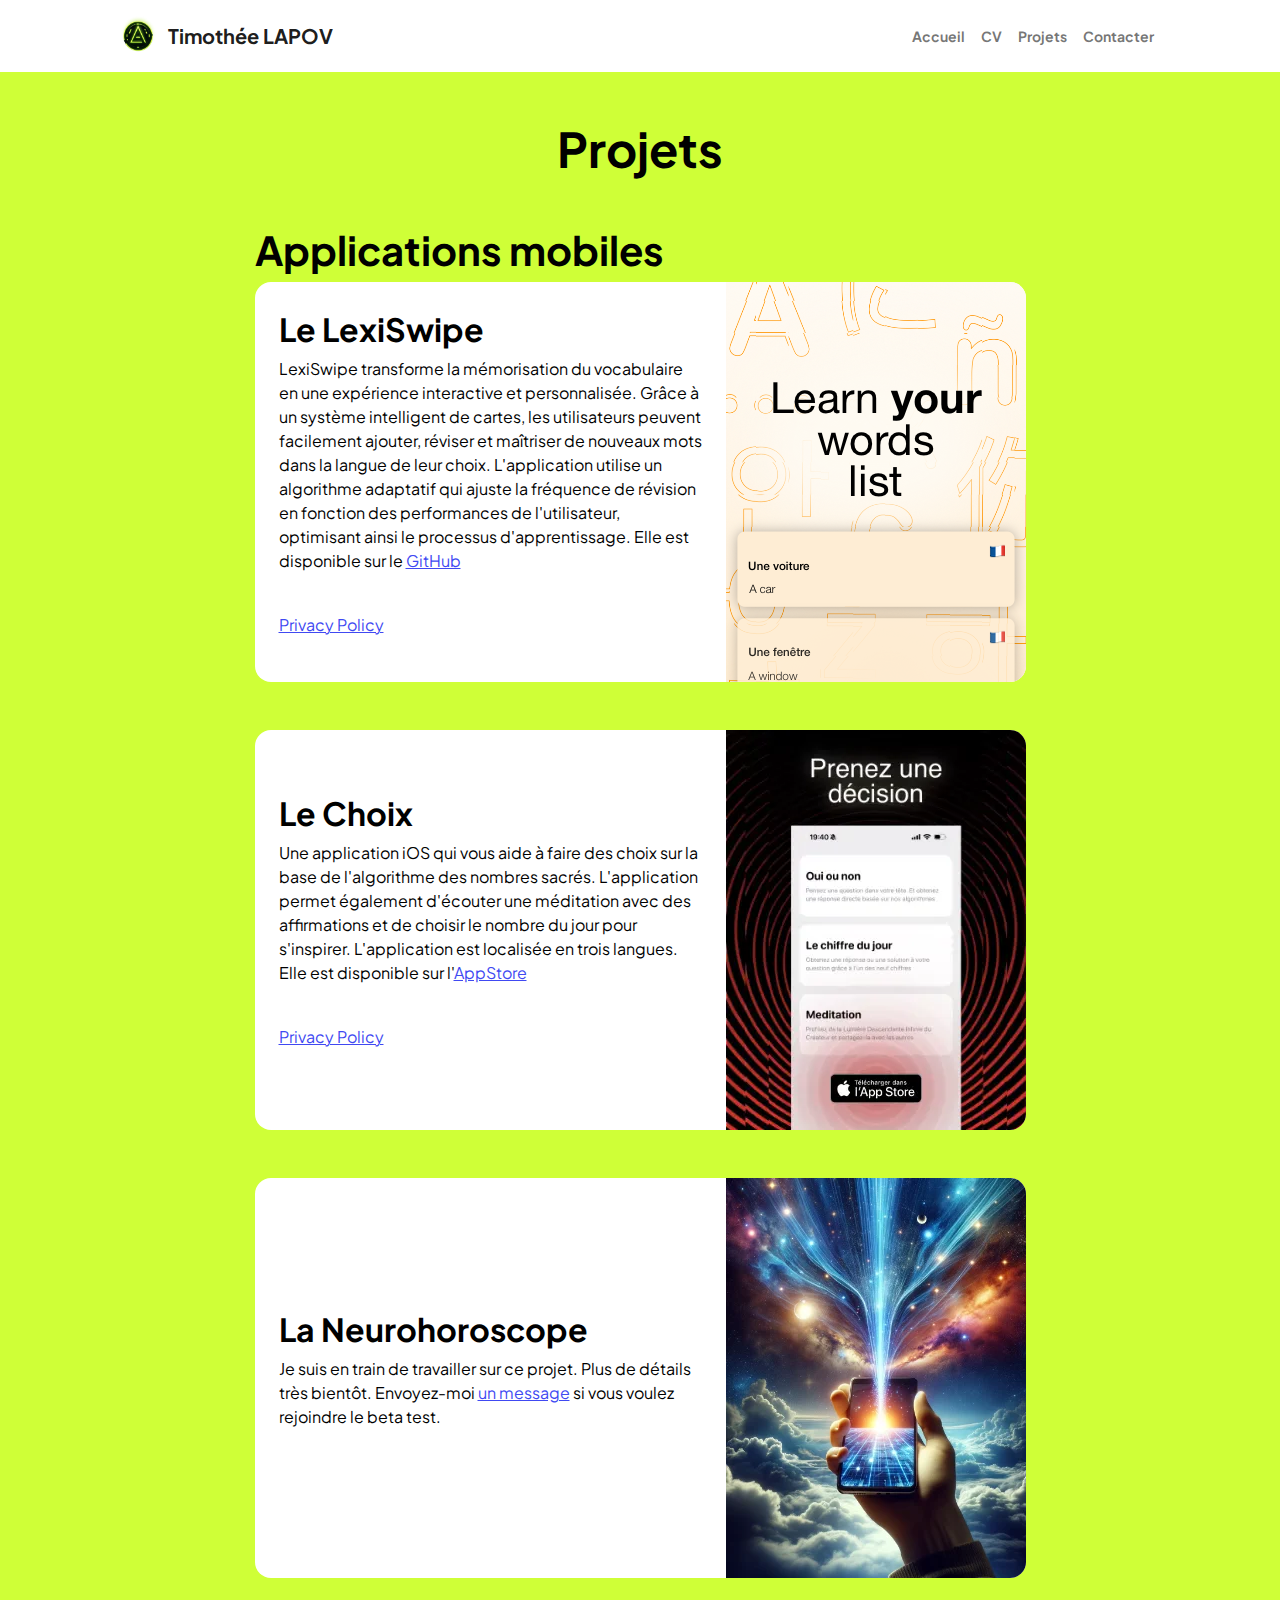
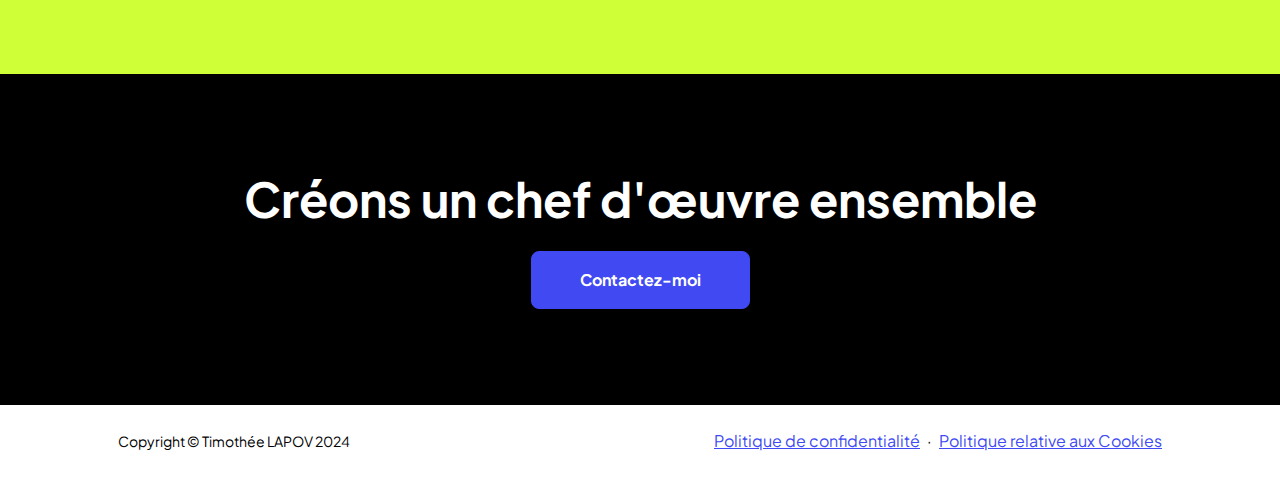
<file: 2-web-statique-portfolio/work.html>
<!DOCTYPE html>
<html lang="fr">

<head>
  <meta charset="utf-8" />
  <meta name="viewport" content="width=device-width, initial-scale=1, shrink-to-fit=no" />
  <meta name="description" content="" />
  <meta name="author" content="" />
  <title>Projets – Timothée LAPOV</title>
  <!-- Favicon-->
  <link rel="icon" type="image/x-icon" href="assets/favicon.ico" />
  <!-- Custom Google font-->
  <link rel="preconnect" href="https://fonts.googleapis.com" />
  <link rel="preconnect" href="https://fonts.gstatic.com" crossorigin />
  <link
    href="https://fonts.googleapis.com/css2?family=Plus+Jakarta+Sans:wght@100;200;300;400;500;600;700;800;900&amp;display=swap"
    rel="stylesheet" />
  <!-- Bootstrap icons-->
  <link href="https://cdn.jsdelivr.net/npm/bootstrap-icons@1.8.1/font/bootstrap-icons.css" rel="stylesheet" />
  <!-- Core theme CSS (includes Bootstrap)-->
  <link href="assets/css/style.css" rel="stylesheet" />
</head>

<body class="d-flex flex-column h-100 bg-secondary">
  <main class="flex-shrink-0">
    <!-- Navigation-->
    <nav class="navbar navbar-expand-lg navbar-light bg-white py-3">
      <div class="container px-5">
        <img src="assets/img/logo-la.png" class="logo-navbar" alt="logo de Timothee LAPOV">
        <a class="navbar-brand" href="index.html"><span class="fw-bolder text-primary">Timothée LAPOV</span></a>
        <button class="navbar-toggler" type="button" data-bs-toggle="collapse" data-bs-target="#navbarSupportedContent"
          aria-controls="navbarSupportedContent" aria-expanded="false" aria-label="Toggle navigation">
          <span class="navbar-toggler-icon"></span>
        </button>
        <div class="collapse navbar-collapse" id="navbarSupportedContent">
          <ul class="navbar-nav ms-auto mb-2 mb-lg-0 small fw-bolder">
            <li class="nav-item">
              <a class="nav-link" href="index.html">Accueil</a>
            </li>
            <li class="nav-item">
              <a class="nav-link" href="cv.html">CV</a>
            </li>
            <li class="nav-item">
              <a class="nav-link" href="work.html">Projets</a>
            </li>
            <li class="nav-item">
              <a class="nav-link" href="contact.html">Contacter</a>
            </li>
          </ul>
        </div>
      </div>
    </nav>
    <!-- Projects Section-->
    <section class="py-5">
      <div class="container px-5 mb-5">
        <div class="text-center mb-5">
          <h1 class="display-5 fw-bolder mb-0">
            <span class="text-black d-inline">Projets</span>
          </h1>
        </div>
        <div class="row gx-5 justify-content-center">
          <div class="col-lg-11 col-xl-9 col-xxl-8">
            <h2 class="display-6 fw-bold text-start">
              <span class="text-black d-inline">Applications mobiles</span>
            </h2>
            <!-- Project Card 1 -->
            <div class="card overflow-hidden rounded-4 border-0 mb-5">
              <div class="card-body p-0">
                <div class="d-flex align-items-center">
                  <div class="p-4">
                    <h2 class="fw-bolder">Le LexiSwipe</h2>
                    <p>
                      LexiSwipe transforme la mémorisation du vocabulaire en une expérience interactive et
                      personnalisée. Grâce à un système intelligent de cartes, les utilisateurs peuvent facilement
                      ajouter, réviser et
                      maîtriser de nouveaux mots dans la langue de leur choix. L'application utilise un algorithme
                      adaptatif qui ajuste la fréquence de révision en fonction des performances de l'utilisateur,
                      optimisant ainsi le processus d'apprentissage. Elle est disponible sur le <a
                        href="https://github.com/timlapov/CartesDeMots" target="_blank">GitHub</a>
                    <div class="br"></div><br>
                    <a href="lexiswipe.html" target="_blank">Privacy Policy</a>
                    </p>
                  </div>
                  <img class="img-fluid" src="assets/img/lexiswipe.webp"
                    alt="Capture d'écran de l'application le choix avec l'écran d'accueil" />
                </div>
              </div>
            </div>
            <!-- Project Card 2-->
            <div class="card overflow-hidden rounded-4 border-0 mb-5">
              <div class="card-body p-0">
                <div class="d-flex align-items-center">
                  <div class="p-4">
                    <h2 class="fw-bolder">Le Choix</h2>
                    <p>
                      Une application iOS qui vous aide à faire des choix sur
                      la base de l'algorithme des nombres sacrés.
                      L'application permet également d'écouter une méditation
                      avec des affirmations et de choisir le nombre du jour
                      pour s'inspirer. L'application est localisée en trois
                      langues. Elle est disponible sur l'<a href="https://apps.apple.com/app/id6475051206"
                        target="_blank">AppStore</a>
                    <div class="br"></div><br>
                    <a href="the-choice.html" target="_blank">Privacy Policy</a>
                    </p>
                  </div>
                  <img class="img-fluid" src="assets/img/le-choix-banner.webp"
                    alt="Capture d'écran de l'application le choix avec l'écran d'accueil" />
                </div>
              </div>
            </div>
            <!-- Project Card 3-->
            <div class="card overflow-hidden rounded-4 border-0">
              <div class="card-body p-0">
                <div class="d-flex align-items-center">
                  <div class="p-4">
                    <h2 class="fw-bolder">La Neurohoroscope</h2>
                    <p>
                      Je suis en train de travailler sur ce projet. Plus de
                      détails très bientôt. Envoyez-moi
                      <a href="contact.html">un message</a> si vous voulez
                      rejoindre le beta test.
                    </p>
                  </div>
                  <img class="img-fluid" src="assets/img/neurohoroscope-banner.webp"
                    alt="une image d'un smartphone connecté à l'univers" />
                </div>
              </div>
            </div>
          </div>
        </div>
      </div>
    </section>
    <!-- Call to action section-->
    <section class="py-5 bg-black text-white">
      <div class="container px-5 my-5">
        <div class="text-center">
          <h2 class="display-5 fw-bolder mb-4 text-white">
            Créons un chef d'œuvre ensemble
          </h2>
          <a class="btn btn-primary btn-lg px-5 py-3 fs-6 fw-bolder" href="contact.html">Contactez-moi</a>
        </div>
      </div>
    </section>
  </main>
  <!-- Footer-->
  <footer class="bg-white py-4 mt-auto">
    <div class="container px-5">
      <div class="row align-items-center justify-content-between flex-column flex-sm-row">
        <div class="col-auto">
          <div class="small m-0">Copyright &copy; Timothée LAPOV 2024</div>
        </div>
        <div class="col-auto">
          <a href="https://www.iubenda.com/privacy-policy/68994960"
            class="iubenda-black iubenda-noiframe iubenda-embed iubenda-noiframe "
            title="Politique de confidentialité ">Politique de confidentialité</a>
          <script
            type="text/javascript">(function (w, d) { var loader = function () { var s = d.createElement("script"), tag = d.getElementsByTagName("script")[0]; s.src = "https://cdn.iubenda.com/iubenda.js"; tag.parentNode.insertBefore(s, tag); }; if (w.addEventListener) { w.addEventListener("load", loader, false); } else if (w.attachEvent) { w.attachEvent("onload", loader); } else { w.onload = loader; } })(window, document);</script>
          <span class="mx-1">&middot;</span>
          <a href="https://www.iubenda.com/privacy-policy/68994960/cookie-policy"
            class="iubenda-black iubenda-noiframe iubenda-embed iubenda-noiframe "
            title="Politique relative aux Cookies ">Politique relative aux Cookies</a>
          <script
            type="text/javascript">(function (w, d) { var loader = function () { var s = d.createElement("script"), tag = d.getElementsByTagName("script")[0]; s.src = "https://cdn.iubenda.com/iubenda.js"; tag.parentNode.insertBefore(s, tag); }; if (w.addEventListener) { w.addEventListener("load", loader, false); } else if (w.attachEvent) { w.attachEvent("onload", loader); } else { w.onload = loader; } })(window, document);</script>
        </div>
      </div>
    </div>
  </footer>
  <!-- Bootstrap core JS-->
  <script src="https://cdn.jsdelivr.net/npm/bootstrap@5.2.3/dist/js/bootstrap.bundle.min.js"></script>
</body>

</html>
</file>
<file: 1-web-statique-maquette/assets/css/style.css>
/*------- VARIABLES -------*/

:root {
    --primary-color: rgb(33, 133, 208);
    --primary-color-transparent: rgba(33, 133, 208, 0.5);
    --secondary-color: rgb(255, 175, 56);
    --black-transparent: rgba(0, 0, 0, 0.7);
    --background-color-grey: rgb(240, 240, 240);
    --box-shadow: 0 3px 10px rgba(0, 0, 0, 0.3);
    --main-font: 'Roboto', sans-serif;
  }
  
/*------- BASIC CSS -------*/
body {
    font-family: 'Roboto', sans-serif;
    margin: 0;
}

ul {
    padding-left: 0;
    list-style-type: none;
    text-align: center;
    display: flex;
    flex-wrap: wrap;
    margin: 0;
}

a {
    color: white;
    text-decoration: none;
    margin-left: 10px;
}

p {
    text-align: center;
}

h1 {
    font-style: italic;
    font-size: 100px;
    font-weight: 900;
    margin-bottom: 10px;
}

h2 {
    margin: 0;
    font-size: large;
    padding-bottom: 7rem;
}

h3 {
    text-align: center;
}

/*------- HEADER -------*/
nav {
    display: flex;
    justify-content: space-around;
    padding-top: 2rem;
    align-items: center;
}

nav img {
    width: 60px;
}

nav .follow {
    background-color: var(--primary-color);
    padding: 0.5rem;
}

header {
    background-image: linear-gradient(to right, var(--primary-color-transparent), var(--black-transparent)), url(../img/header_image.avif);
    color: white;
    text-align: center;
    background-attachment: fixed;
}

li img {
    width: 30px;
}

#destination li {
    width: calc(50% - 40px);
    padding: 20px;
}

#destination li:nth-of-type(1), #destination li:nth-of-type(4) {
    background-color: var(--background-color-grey);
}

/*------- SECTION-CONSEILS -------*/
.conseils {
    display: flex;
    flex-wrap: wrap;
    justify-content: center;
    margin-top: -100px;
    position: relative;
    margin-bottom: 60px;
}

.conseils div:nth-of-type(1) {
    background-image: linear-gradient(to right, var(--black-transparent), var(--black-transparent)), url(../img/item1.avif);
    background-size: cover;
    text-align: center;
    width: 250px;
    padding: 50px;
    color: white;
    box-shadow: var(--box-shadow);
}
.conseils div:nth-of-type(2) {
    background-image: linear-gradient(to right, var(--primary-color-transparent), var(--primary-color-transparent)), url(../img/item2.avif);
    background-size: cover;
    text-align: center;
    width: 250px;
    padding: 50px;
    color: white;
    box-shadow: var(--box-shadow);
}

#conseils li {
    width: calc((100%/3) - 2px);
    padding-top: 20px;
    border: 1px solid var(--background-color-grey);
}

/*------- SECTION-NEWSLETTERS -------*/
#follow {
    background-image: linear-gradient(to right, var(--primary-color-transparent), var(--black-transparent)), url(../img/main_image.avif);
    color: white;
    text-align: left;
    padding-bottom: 50px;
    border-bottom: 7px solid var(--primary-color);
}

#follow h2 {
    padding-left: 50%;
    padding-top: 40px;
    padding-bottom: 10px;
}

#follow a {
    background-color: var(--primary-color);
    padding: 0.5rem;
    margin-left: 55%;
}

#follow p {
    text-align: left;
    padding-left: 55%;
    padding-bottom: 10px;
}

footer {
    display: flex;
    background-color: black;
    color: white;
    padding-top: 30px;
    padding-bottom: 30px;
}

/*------- FOOTER -------*/
footer img {
    width: 50px;
    object-fit: cover;
}

footer div {
    width: 45%;
}

footer p {
    text-align: left;
    padding-right: 5%;
}

footer a {
    margin-left: 0;
}

footer div:nth-of-type(1) {
    padding-left: 20%;
}

footer p:nth-child(2n-1) {
    font-weight: 700;
}
</file>
<file: 2-web-statique-portfolio/assets/css/style.css>
@charset "UTF-8";
:root {
  --bs-blue: #1e30f3;
  --bs-indigo: #6610f2;
  --bs-purple: #6f42c1;
  --bs-pink: #e21e80;
  --bs-red: #dc3545;
  --bs-orange: #fd7e14;
  --bs-yellow: #ffc107;
  --bs-green: #198754;
  --bs-teal: #20c997;
  --bs-cyan: #0dcaf0;
  --bs-black: #000;
  --bs-white: #fff;
  --bs-gray: #6c757d;
  --bs-gray-dark: #343a40;
  --bs-gray-100: #f8f9fa;
  --bs-gray-200: #e9ecef;
  --bs-gray-300: #dee2e6;
  --bs-gray-400: #ced4da;
  --bs-gray-500: #adb5bd;
  --bs-gray-600: #6c757d;
  --bs-gray-700: #495057;
  --bs-gray-800: #343a40;
  --bs-gray-900: #212529;
  --bs-primary: #fff;
  --bs-secondary: #CFFF37;
  --bs-success: #198754;
  --bs-info: #0dcaf0;
  --bs-warning: #ffc107;
  --bs-danger: #dc3545;
  --bs-light: #f8f9fa;
  --bs-dark: #212529;
  --bs-primary-rgb: rgb(7, 12, 10);
  --bs-secondary-rgb: 207, 255, 55;
  --bs-success-rgb: 25, 135, 84;
  --bs-info-rgb: 13, 202, 240;
  --bs-warning-rgb: 255, 193, 7;
  --bs-danger-rgb: 220, 53, 69;
  --bs-light-rgb: 248, 249, 250;
  --bs-dark-rgb: 33, 37, 41;
  --bs-white-rgb: 255, 255, 255;
  --bs-black-rgb: 0, 0, 0;
  --bs-body-color-rgb: 33, 37, 41;
  --bs-body-bg-rgb: 255, 255, 255;
  --bs-font-sans-serif: "Plus Jakarta Sans";
  --bs-font-monospace: SFMono-Regular, Menlo, Monaco, Consolas, "Liberation Mono", "Courier New", monospace;
  --bs-gradient: linear-gradient(180deg, rgba(255, 255, 255, 0.15), rgba(255, 255, 255, 0));
  --bs-body-font-family: var(--bs-font-sans-serif);
  --bs-body-font-size: 1rem;
  --bs-body-font-weight: 400;
  --bs-body-line-height: 1.5;
  --bs-body-color: #000;
  --bs-body-bg: #CFFF37;
  --bs-border-width: 1px;
  --bs-border-style: solid;
  --bs-border-color: #dee2e6;
  --bs-border-color-translucent: rgba(0, 0, 0, 0.175);
  --bs-border-radius: 0.375rem;
  --bs-border-radius-sm: 0.25rem;
  --bs-border-radius-lg: 0.5rem;
  --bs-border-radius-xl: 1rem;
  --bs-border-radius-2xl: 2rem;
  --bs-border-radius-pill: 50rem;
  --bs-link-color: #4049F2;
  --bs-link-hover-color: #CFFF37;
  --bs-code-color: #e21e80;
  --bs-highlight-bg: #fff3cd;
}

.logo-navbar {
  height: 40px;
  padding-right: 10px;
}

*,
*::before,
*::after {
  box-sizing: border-box;
}

@media (prefers-reduced-motion: no-preference) {
  :root {
    scroll-behavior: smooth;
  }
}

body {
  margin: 0;
  font-family: var(--bs-body-font-family);
  font-size: var(--bs-body-font-size);
  font-weight: var(--bs-body-font-weight);
  line-height: var(--bs-body-line-height);
  color: var(--bs-body-color);
  text-align: var(--bs-body-text-align);
  background-color: var(--bs-body-bg);
  -webkit-text-size-adjust: 100%;
  -webkit-tap-highlight-color: rgba(0, 0, 0, 0);
}

hr {
  margin: 1rem 0;
  color: inherit;
  border: 0;
  border-top: 1px solid;
  opacity: 0.25;
}

h6, .h6, h5, .h5, h4, .h4, h3, .h3, h2, .h2, h1, .h1 {
  margin-top: 0;
  margin-bottom: 0.5rem;
  font-weight: 500;
  line-height: 1.2;
}

h1, .h1 {
  font-size: calc(1.375rem + 1.5vw);
}
@media (min-width: 1200px) {
  h1, .h1 {
    font-size: 2.5rem;
  }
}

h2, .h2 {
  font-size: calc(1.325rem + 0.9vw);
}
@media (min-width: 1200px) {
  h2, .h2 {
    font-size: 2rem;
  }
}

h3, .h3 {
  font-size: calc(1.3rem + 0.6vw);
}
@media (min-width: 1200px) {
  h3, .h3 {
    font-size: 1.75rem;
  }
}

h4, .h4 {
  font-size: calc(1.275rem + 0.3vw);
}
@media (min-width: 1200px) {
  h4, .h4 {
    font-size: 1.5rem;
  }
}

h5, .h5 {
  font-size: 1.25rem;
}

h6, .h6 {
  font-size: 1rem;
}

p {
  margin-top: 0;
  margin-bottom: 1rem;
}

abbr[title] {
  -webkit-text-decoration: underline dotted;
          text-decoration: underline dotted;
  cursor: help;
  -webkit-text-decoration-skip-ink: none;
          text-decoration-skip-ink: none;
}

address {
  margin-bottom: 1rem;
  font-style: normal;
  line-height: inherit;
}

ol,
ul {
  padding-left: 2rem;
}

ol,
ul,
dl {
  margin-top: 0;
  margin-bottom: 1rem;
}

ol ol,
ul ul,
ol ul,
ul ol {
  margin-bottom: 0;
}

dt {
  font-weight: 700;
}

dd {
  margin-bottom: 0.5rem;
  margin-left: 0;
}

blockquote {
  margin: 0 0 1rem;
}

b,
strong {
  font-weight: bolder;
}

small, .small {
  font-size: 0.875em;
}

mark, .mark {
  padding: 0.1875em;
  background-color: var(--bs-highlight-bg);
}

sub,
sup {
  position: relative;
  font-size: 0.75em;
  line-height: 0;
  vertical-align: baseline;
}

sub {
  bottom: -0.25em;
}

sup {
  top: -0.5em;
}

a {
  color: var(--bs-link-color);
  text-decoration: underline;
}
a:hover {
  color: var(--bs-link-hover-color);
}

a:not([href]):not([class]), a:not([href]):not([class]):hover {
  color: inherit;
  text-decoration: none;
}

pre,
code,
kbd,
samp {
  font-family: var(--bs-font-monospace);
  font-size: 1em;
}

pre {
  display: block;
  margin-top: 0;
  margin-bottom: 1rem;
  overflow: auto;
  font-size: 0.875em;
}
pre code {
  font-size: inherit;
  color: inherit;
  word-break: normal;
}

code {
  font-size: 0.875em;
  color: var(--bs-code-color);
  word-wrap: break-word;
}
a > code {
  color: inherit;
}

kbd {
  padding: 0.1875rem 0.375rem;
  font-size: 0.875em;
  color: var(--bs-body-bg);
  background-color: var(--bs-body-color);
  border-radius: 0.25rem;
}
kbd kbd {
  padding: 0;
  font-size: 1em;
}

figure {
  margin: 0 0 1rem;
}

img,
svg {
  vertical-align: middle;
}

table {
  caption-side: bottom;
  border-collapse: collapse;
}

caption {
  padding-top: 0.5rem;
  padding-bottom: 0.5rem;
  color: #6c757d;
  text-align: left;
}

th {
  text-align: inherit;
  text-align: -webkit-match-parent;
}

thead,
tbody,
tfoot,
tr,
td,
th {
  border-color: inherit;
  border-style: solid;
  border-width: 0;
}

label {
  display: inline-block;
}

button {
  border-radius: 0;
}

button:focus:not(:focus-visible) {
  outline: 0;
}

input,
button,
select,
optgroup,
textarea {
  margin: 0;
  font-family: inherit;
  font-size: inherit;
  line-height: inherit;
}

button,
select {
  text-transform: none;
}

[role=button] {
  cursor: pointer;
}

select {
  word-wrap: normal;
}
select:disabled {
  opacity: 1;
}

[list]:not([type=date]):not([type=datetime-local]):not([type=month]):not([type=week]):not([type=time])::-webkit-calendar-picker-indicator {
  display: none !important;
}

button,
[type=button],
[type=reset],
[type=submit] {
  -webkit-appearance: button;
}
button:not(:disabled),
[type=button]:not(:disabled),
[type=reset]:not(:disabled),
[type=submit]:not(:disabled) {
  cursor: pointer;
}

::-moz-focus-inner {
  padding: 0;
  border-style: none;
}

textarea {
  resize: vertical;
}

fieldset {
  min-width: 0;
  padding: 0;
  margin: 0;
  border: 0;
}

legend {
  float: left;
  width: 100%;
  padding: 0;
  margin-bottom: 0.5rem;
  font-size: calc(1.275rem + 0.3vw);
  line-height: inherit;
}
@media (min-width: 1200px) {
  legend {
    font-size: 1.5rem;
  }
}
legend + * {
  clear: left;
}

::-webkit-datetime-edit-fields-wrapper,
::-webkit-datetime-edit-text,
::-webkit-datetime-edit-minute,
::-webkit-datetime-edit-hour-field,
::-webkit-datetime-edit-day-field,
::-webkit-datetime-edit-month-field,
::-webkit-datetime-edit-year-field {
  padding: 0;
}

::-webkit-inner-spin-button {
  height: auto;
}

[type=search] {
  outline-offset: -2px;
  -webkit-appearance: textfield;
}

/* rtl:raw:
[type="tel"],
[type="url"],
[type="email"],
[type="number"] {
  direction: ltr;
}
*/
::-webkit-search-decoration {
  -webkit-appearance: none;
}

::-webkit-color-swatch-wrapper {
  padding: 0;
}

::file-selector-button {
  font: inherit;
  -webkit-appearance: button;
}

output {
  display: inline-block;
}

iframe {
  border: 0;
}

summary {
  display: list-item;
  cursor: pointer;
}

progress {
  vertical-align: baseline;
}

[hidden] {
  display: none !important;
}

.lead {
  font-size: 1.25rem;
  font-weight: 300;
}

.display-1 {
  font-size: calc(1.625rem + 4.5vw);
  font-weight: 300;
  line-height: 1.2;
}
@media (min-width: 1200px) {
  .display-1 {
    font-size: 5rem;
  }
}

.display-2 {
  font-size: calc(1.575rem + 3.9vw);
  font-weight: 300;
  line-height: 1.2;
}
@media (min-width: 1200px) {
  .display-2 {
    font-size: 4.5rem;
  }
}

.display-3 {
  font-size: calc(1.525rem + 3.3vw);
  font-weight: 300;
  line-height: 1.2;
}
@media (min-width: 1200px) {
  .display-3 {
    font-size: 4rem;
  }
}

.display-4 {
  font-size: calc(1.475rem + 2.7vw);
  font-weight: 300;
  line-height: 1.2;
}
@media (min-width: 1200px) {
  .display-4 {
    font-size: 3.5rem;
  }
}

.display-5 {
  font-size: calc(1.425rem + 2.1vw);
  font-weight: 300;
  line-height: 1.2;
}
@media (min-width: 1200px) {
  .display-5 {
    font-size: 3rem;
  }
}

.display-6 {
  font-size: calc(1.375rem + 1.5vw);
  font-weight: 300;
  line-height: 1.2;
}
@media (min-width: 1200px) {
  .display-6 {
    font-size: 2.5rem;
  }
}

.list-unstyled {
  padding-left: 0;
  list-style: none;
}

.list-inline {
  padding-left: 0;
  list-style: none;
}

.list-inline-item {
  display: inline-block;
}
.list-inline-item:not(:last-child) {
  margin-right: 0.5rem;
}

.initialism {
  font-size: 0.875em;
  text-transform: uppercase;
}

.blockquote {
  margin-bottom: 1rem;
  font-size: 1.25rem;
}
.blockquote > :last-child {
  margin-bottom: 0;
}

.blockquote-footer {
  margin-top: -1rem;
  margin-bottom: 1rem;
  font-size: 0.875em;
  color: #6c757d;
}
.blockquote-footer::before {
  content: "— ";
}

.img-fluid {
  max-width: 100%;
  height: auto;
}

.img-thumbnail {
  padding: 0.25rem;
  background-color: #fff;
  border: 1px solid var(--bs-border-color);
  border-radius: 0.375rem;
  max-width: 100%;
  height: auto;
}

.figure {
  display: inline-block;
}

.figure-img {
  margin-bottom: 0.5rem;
  line-height: 1;
}

.figure-caption {
  font-size: 0.875em;
  color: #6c757d;
}

.container,
.container-fluid,
.container-xxl,
.container-xl,
.container-lg,
.container-md,
.container-sm {
  --bs-gutter-x: 1.5rem;
  --bs-gutter-y: 0;
  width: 100%;
  padding-right: calc(var(--bs-gutter-x) * 0.5);
  padding-left: calc(var(--bs-gutter-x) * 0.5);
  margin-right: auto;
  margin-left: auto;
}

@media (min-width: 576px) {
  .container-sm, .container {
    max-width: 540px;
  }
}
@media (min-width: 768px) {
  .container-md, .container-sm, .container {
    max-width: 720px;
  }
}
@media (min-width: 992px) {
  .container-lg, .container-md, .container-sm, .container {
    max-width: 960px;
  }
}
@media (min-width: 1200px) {
  .container-xl, .container-lg, .container-md, .container-sm, .container {
    max-width: 1140px;
  }
}
@media (min-width: 1400px) {
  .container-xxl, .container-xl, .container-lg, .container-md, .container-sm, .container {
    max-width: 1320px;
  }
}
.row {
  --bs-gutter-x: 1.5rem;
  --bs-gutter-y: 0;
  display: flex;
  flex-wrap: wrap;
  margin-top: calc(-1 * var(--bs-gutter-y));
  margin-right: calc(-0.5 * var(--bs-gutter-x));
  margin-left: calc(-0.5 * var(--bs-gutter-x));
}
.row > * {
  flex-shrink: 0;
  width: 100%;
  max-width: 100%;
  padding-right: calc(var(--bs-gutter-x) * 0.5);
  padding-left: calc(var(--bs-gutter-x) * 0.5);
  margin-top: var(--bs-gutter-y);
}

.col {
  flex: 1 0 0%;
}

.row-cols-auto > * {
  flex: 0 0 auto;
  width: auto;
}

.row-cols-1 > * {
  flex: 0 0 auto;
  width: 100%;
}

.row-cols-2 > * {
  flex: 0 0 auto;
  width: 50%;
}

.row-cols-3 > * {
  flex: 0 0 auto;
  width: 33.3333333333%;
}

.row-cols-4 > * {
  flex: 0 0 auto;
  width: 25%;
}

.row-cols-5 > * {
  flex: 0 0 auto;
  width: 20%;
}

.row-cols-6 > * {
  flex: 0 0 auto;
  width: 16.6666666667%;
}

.col-auto {
  flex: 0 0 auto;
  width: auto;
}

.col-1 {
  flex: 0 0 auto;
  width: 8.33333333%;
}

.col-2 {
  flex: 0 0 auto;
  width: 16.66666667%;
}

.col-3 {
  flex: 0 0 auto;
  width: 25%;
}

.col-4 {
  flex: 0 0 auto;
  width: 33.33333333%;
}

.col-5 {
  flex: 0 0 auto;
  width: 41.66666667%;
}

.col-6 {
  flex: 0 0 auto;
  width: 50%;
}

.col-7 {
  flex: 0 0 auto;
  width: 58.33333333%;
}

.col-8 {
  flex: 0 0 auto;
  width: 66.66666667%;
}

.col-9 {
  flex: 0 0 auto;
  width: 75%;
}

.col-10 {
  flex: 0 0 auto;
  width: 83.33333333%;
}

.col-11 {
  flex: 0 0 auto;
  width: 91.66666667%;
}

.col-12 {
  flex: 0 0 auto;
  width: 100%;
}

.offset-1 {
  margin-left: 8.33333333%;
}

.offset-2 {
  margin-left: 16.66666667%;
}

.offset-3 {
  margin-left: 25%;
}

.offset-4 {
  margin-left: 33.33333333%;
}

.offset-5 {
  margin-left: 41.66666667%;
}

.offset-6 {
  margin-left: 50%;
}

.offset-7 {
  margin-left: 58.33333333%;
}

.offset-8 {
  margin-left: 66.66666667%;
}

.offset-9 {
  margin-left: 75%;
}

.offset-10 {
  margin-left: 83.33333333%;
}

.offset-11 {
  margin-left: 91.66666667%;
}

.g-0,
.gx-0 {
  --bs-gutter-x: 0;
}

.g-0,
.gy-0 {
  --bs-gutter-y: 0;
}

.g-1,
.gx-1 {
  --bs-gutter-x: 0.25rem;
}

.g-1,
.gy-1 {
  --bs-gutter-y: 0.25rem;
}

.g-2,
.gx-2 {
  --bs-gutter-x: 0.5rem;
}

.g-2,
.gy-2 {
  --bs-gutter-y: 0.5rem;
}

.g-3,
.gx-3 {
  --bs-gutter-x: 1rem;
}

.g-3,
.gy-3 {
  --bs-gutter-y: 1rem;
}

.g-4,
.gx-4 {
  --bs-gutter-x: 1.5rem;
}

.g-4,
.gy-4 {
  --bs-gutter-y: 1.5rem;
}

.g-5,
.gx-5 {
  --bs-gutter-x: 3rem;
}

.g-5,
.gy-5 {
  --bs-gutter-y: 3rem;
}

@media (min-width: 576px) {
  .col-sm {
    flex: 1 0 0%;
  }
  .row-cols-sm-auto > * {
    flex: 0 0 auto;
    width: auto;
  }
  .row-cols-sm-1 > * {
    flex: 0 0 auto;
    width: 100%;
  }
  .row-cols-sm-2 > * {
    flex: 0 0 auto;
    width: 50%;
  }
  .row-cols-sm-3 > * {
    flex: 0 0 auto;
    width: 33.3333333333%;
  }
  .row-cols-sm-4 > * {
    flex: 0 0 auto;
    width: 25%;
  }
  .row-cols-sm-5 > * {
    flex: 0 0 auto;
    width: 20%;
  }
  .row-cols-sm-6 > * {
    flex: 0 0 auto;
    width: 16.6666666667%;
  }
  .col-sm-auto {
    flex: 0 0 auto;
    width: auto;
  }
  .col-sm-1 {
    flex: 0 0 auto;
    width: 8.33333333%;
  }
  .col-sm-2 {
    flex: 0 0 auto;
    width: 16.66666667%;
  }
  .col-sm-3 {
    flex: 0 0 auto;
    width: 25%;
  }
  .col-sm-4 {
    flex: 0 0 auto;
    width: 33.33333333%;
  }
  .col-sm-5 {
    flex: 0 0 auto;
    width: 41.66666667%;
  }
  .col-sm-6 {
    flex: 0 0 auto;
    width: 50%;
  }
  .col-sm-7 {
    flex: 0 0 auto;
    width: 58.33333333%;
  }
  .col-sm-8 {
    flex: 0 0 auto;
    width: 66.66666667%;
  }
  .col-sm-9 {
    flex: 0 0 auto;
    width: 75%;
  }
  .col-sm-10 {
    flex: 0 0 auto;
    width: 83.33333333%;
  }
  .col-sm-11 {
    flex: 0 0 auto;
    width: 91.66666667%;
  }
  .col-sm-12 {
    flex: 0 0 auto;
    width: 100%;
  }
  .offset-sm-0 {
    margin-left: 0;
  }
  .offset-sm-1 {
    margin-left: 8.33333333%;
  }
  .offset-sm-2 {
    margin-left: 16.66666667%;
  }
  .offset-sm-3 {
    margin-left: 25%;
  }
  .offset-sm-4 {
    margin-left: 33.33333333%;
  }
  .offset-sm-5 {
    margin-left: 41.66666667%;
  }
  .offset-sm-6 {
    margin-left: 50%;
  }
  .offset-sm-7 {
    margin-left: 58.33333333%;
  }
  .offset-sm-8 {
    margin-left: 66.66666667%;
  }
  .offset-sm-9 {
    margin-left: 75%;
  }
  .offset-sm-10 {
    margin-left: 83.33333333%;
  }
  .offset-sm-11 {
    margin-left: 91.66666667%;
  }
  .g-sm-0,
  .gx-sm-0 {
    --bs-gutter-x: 0;
  }
  .g-sm-0,
  .gy-sm-0 {
    --bs-gutter-y: 0;
  }
  .g-sm-1,
  .gx-sm-1 {
    --bs-gutter-x: 0.25rem;
  }
  .g-sm-1,
  .gy-sm-1 {
    --bs-gutter-y: 0.25rem;
  }
  .g-sm-2,
  .gx-sm-2 {
    --bs-gutter-x: 0.5rem;
  }
  .g-sm-2,
  .gy-sm-2 {
    --bs-gutter-y: 0.5rem;
  }
  .g-sm-3,
  .gx-sm-3 {
    --bs-gutter-x: 1rem;
  }
  .g-sm-3,
  .gy-sm-3 {
    --bs-gutter-y: 1rem;
  }
  .g-sm-4,
  .gx-sm-4 {
    --bs-gutter-x: 1.5rem;
  }
  .g-sm-4,
  .gy-sm-4 {
    --bs-gutter-y: 1.5rem;
  }
  .g-sm-5,
  .gx-sm-5 {
    --bs-gutter-x: 3rem;
  }
  .g-sm-5,
  .gy-sm-5 {
    --bs-gutter-y: 3rem;
  }
}
@media (min-width: 768px) {
  .col-md {
    flex: 1 0 0%;
  }
  .row-cols-md-auto > * {
    flex: 0 0 auto;
    width: auto;
  }
  .row-cols-md-1 > * {
    flex: 0 0 auto;
    width: 100%;
  }
  .row-cols-md-2 > * {
    flex: 0 0 auto;
    width: 50%;
  }
  .row-cols-md-3 > * {
    flex: 0 0 auto;
    width: 33.3333333333%;
  }
  .row-cols-md-4 > * {
    flex: 0 0 auto;
    width: 25%;
  }
  .row-cols-md-5 > * {
    flex: 0 0 auto;
    width: 20%;
  }
  .row-cols-md-6 > * {
    flex: 0 0 auto;
    width: 16.6666666667%;
  }
  .col-md-auto {
    flex: 0 0 auto;
    width: auto;
  }
  .col-md-1 {
    flex: 0 0 auto;
    width: 8.33333333%;
  }
  .col-md-2 {
    flex: 0 0 auto;
    width: 16.66666667%;
  }
  .col-md-3 {
    flex: 0 0 auto;
    width: 25%;
  }
  .col-md-4 {
    flex: 0 0 auto;
    width: 33.33333333%;
  }
  .col-md-5 {
    flex: 0 0 auto;
    width: 41.66666667%;
  }
  .col-md-6 {
    flex: 0 0 auto;
    width: 50%;
  }
  .col-md-7 {
    flex: 0 0 auto;
    width: 58.33333333%;
  }
  .col-md-8 {
    flex: 0 0 auto;
    width: 66.66666667%;
  }
  .col-md-9 {
    flex: 0 0 auto;
    width: 75%;
  }
  .col-md-10 {
    flex: 0 0 auto;
    width: 83.33333333%;
  }
  .col-md-11 {
    flex: 0 0 auto;
    width: 91.66666667%;
  }
  .col-md-12 {
    flex: 0 0 auto;
    width: 100%;
  }
  .offset-md-0 {
    margin-left: 0;
  }
  .offset-md-1 {
    margin-left: 8.33333333%;
  }
  .offset-md-2 {
    margin-left: 16.66666667%;
  }
  .offset-md-3 {
    margin-left: 25%;
  }
  .offset-md-4 {
    margin-left: 33.33333333%;
  }
  .offset-md-5 {
    margin-left: 41.66666667%;
  }
  .offset-md-6 {
    margin-left: 50%;
  }
  .offset-md-7 {
    margin-left: 58.33333333%;
  }
  .offset-md-8 {
    margin-left: 66.66666667%;
  }
  .offset-md-9 {
    margin-left: 75%;
  }
  .offset-md-10 {
    margin-left: 83.33333333%;
  }
  .offset-md-11 {
    margin-left: 91.66666667%;
  }
  .g-md-0,
  .gx-md-0 {
    --bs-gutter-x: 0;
  }
  .g-md-0,
  .gy-md-0 {
    --bs-gutter-y: 0;
  }
  .g-md-1,
  .gx-md-1 {
    --bs-gutter-x: 0.25rem;
  }
  .g-md-1,
  .gy-md-1 {
    --bs-gutter-y: 0.25rem;
  }
  .g-md-2,
  .gx-md-2 {
    --bs-gutter-x: 0.5rem;
  }
  .g-md-2,
  .gy-md-2 {
    --bs-gutter-y: 0.5rem;
  }
  .g-md-3,
  .gx-md-3 {
    --bs-gutter-x: 1rem;
  }
  .g-md-3,
  .gy-md-3 {
    --bs-gutter-y: 1rem;
  }
  .g-md-4,
  .gx-md-4 {
    --bs-gutter-x: 1.5rem;
  }
  .g-md-4,
  .gy-md-4 {
    --bs-gutter-y: 1.5rem;
  }
  .g-md-5,
  .gx-md-5 {
    --bs-gutter-x: 3rem;
  }
  .g-md-5,
  .gy-md-5 {
    --bs-gutter-y: 3rem;
  }
}
@media (min-width: 992px) {
  .col-lg {
    flex: 1 0 0%;
  }
  .row-cols-lg-auto > * {
    flex: 0 0 auto;
    width: auto;
  }
  .row-cols-lg-1 > * {
    flex: 0 0 auto;
    width: 100%;
  }
  .row-cols-lg-2 > * {
    flex: 0 0 auto;
    width: 50%;
  }
  .row-cols-lg-3 > * {
    flex: 0 0 auto;
    width: 33.3333333333%;
  }
  .row-cols-lg-4 > * {
    flex: 0 0 auto;
    width: 25%;
  }
  .row-cols-lg-5 > * {
    flex: 0 0 auto;
    width: 20%;
  }
  .row-cols-lg-6 > * {
    flex: 0 0 auto;
    width: 16.6666666667%;
  }
  .col-lg-auto {
    flex: 0 0 auto;
    width: auto;
  }
  .col-lg-1 {
    flex: 0 0 auto;
    width: 8.33333333%;
  }
  .col-lg-2 {
    flex: 0 0 auto;
    width: 16.66666667%;
  }
  .col-lg-3 {
    flex: 0 0 auto;
    width: 25%;
  }
  .col-lg-4 {
    flex: 0 0 auto;
    width: 33.33333333%;
  }
  .col-lg-5 {
    flex: 0 0 auto;
    width: 41.66666667%;
  }
  .col-lg-6 {
    flex: 0 0 auto;
    width: 50%;
  }
  .col-lg-7 {
    flex: 0 0 auto;
    width: 58.33333333%;
  }
  .col-lg-8 {
    flex: 0 0 auto;
    width: 66.66666667%;
  }
  .col-lg-9 {
    flex: 0 0 auto;
    width: 75%;
  }
  .col-lg-10 {
    flex: 0 0 auto;
    width: 83.33333333%;
  }
  .col-lg-11 {
    flex: 0 0 auto;
    width: 91.66666667%;
  }
  .col-lg-12 {
    flex: 0 0 auto;
    width: 100%;
  }
  .offset-lg-0 {
    margin-left: 0;
  }
  .offset-lg-1 {
    margin-left: 8.33333333%;
  }
  .offset-lg-2 {
    margin-left: 16.66666667%;
  }
  .offset-lg-3 {
    margin-left: 25%;
  }
  .offset-lg-4 {
    margin-left: 33.33333333%;
  }
  .offset-lg-5 {
    margin-left: 41.66666667%;
  }
  .offset-lg-6 {
    margin-left: 50%;
  }
  .offset-lg-7 {
    margin-left: 58.33333333%;
  }
  .offset-lg-8 {
    margin-left: 66.66666667%;
  }
  .offset-lg-9 {
    margin-left: 75%;
  }
  .offset-lg-10 {
    margin-left: 83.33333333%;
  }
  .offset-lg-11 {
    margin-left: 91.66666667%;
  }
  .g-lg-0,
  .gx-lg-0 {
    --bs-gutter-x: 0;
  }
  .g-lg-0,
  .gy-lg-0 {
    --bs-gutter-y: 0;
  }
  .g-lg-1,
  .gx-lg-1 {
    --bs-gutter-x: 0.25rem;
  }
  .g-lg-1,
  .gy-lg-1 {
    --bs-gutter-y: 0.25rem;
  }
  .g-lg-2,
  .gx-lg-2 {
    --bs-gutter-x: 0.5rem;
  }
  .g-lg-2,
  .gy-lg-2 {
    --bs-gutter-y: 0.5rem;
  }
  .g-lg-3,
  .gx-lg-3 {
    --bs-gutter-x: 1rem;
  }
  .g-lg-3,
  .gy-lg-3 {
    --bs-gutter-y: 1rem;
  }
  .g-lg-4,
  .gx-lg-4 {
    --bs-gutter-x: 1.5rem;
  }
  .g-lg-4,
  .gy-lg-4 {
    --bs-gutter-y: 1.5rem;
  }
  .g-lg-5,
  .gx-lg-5 {
    --bs-gutter-x: 3rem;
  }
  .g-lg-5,
  .gy-lg-5 {
    --bs-gutter-y: 3rem;
  }
}
@media (min-width: 1200px) {
  .col-xl {
    flex: 1 0 0%;
  }
  .row-cols-xl-auto > * {
    flex: 0 0 auto;
    width: auto;
  }
  .row-cols-xl-1 > * {
    flex: 0 0 auto;
    width: 100%;
  }
  .row-cols-xl-2 > * {
    flex: 0 0 auto;
    width: 50%;
  }
  .row-cols-xl-3 > * {
    flex: 0 0 auto;
    width: 33.3333333333%;
  }
  .row-cols-xl-4 > * {
    flex: 0 0 auto;
    width: 25%;
  }
  .row-cols-xl-5 > * {
    flex: 0 0 auto;
    width: 20%;
  }
  .row-cols-xl-6 > * {
    flex: 0 0 auto;
    width: 16.6666666667%;
  }
  .col-xl-auto {
    flex: 0 0 auto;
    width: auto;
  }
  .col-xl-1 {
    flex: 0 0 auto;
    width: 8.33333333%;
  }
  .col-xl-2 {
    flex: 0 0 auto;
    width: 16.66666667%;
  }
  .col-xl-3 {
    flex: 0 0 auto;
    width: 25%;
  }
  .col-xl-4 {
    flex: 0 0 auto;
    width: 33.33333333%;
  }
  .col-xl-5 {
    flex: 0 0 auto;
    width: 41.66666667%;
  }
  .col-xl-6 {
    flex: 0 0 auto;
    width: 50%;
  }
  .col-xl-7 {
    flex: 0 0 auto;
    width: 58.33333333%;
  }
  .col-xl-8 {
    flex: 0 0 auto;
    width: 66.66666667%;
  }
  .col-xl-9 {
    flex: 0 0 auto;
    width: 75%;
  }
  .col-xl-10 {
    flex: 0 0 auto;
    width: 83.33333333%;
  }
  .col-xl-11 {
    flex: 0 0 auto;
    width: 91.66666667%;
  }
  .col-xl-12 {
    flex: 0 0 auto;
    width: 100%;
  }
  .offset-xl-0 {
    margin-left: 0;
  }
  .offset-xl-1 {
    margin-left: 8.33333333%;
  }
  .offset-xl-2 {
    margin-left: 16.66666667%;
  }
  .offset-xl-3 {
    margin-left: 25%;
  }
  .offset-xl-4 {
    margin-left: 33.33333333%;
  }
  .offset-xl-5 {
    margin-left: 41.66666667%;
  }
  .offset-xl-6 {
    margin-left: 50%;
  }
  .offset-xl-7 {
    margin-left: 58.33333333%;
  }
  .offset-xl-8 {
    margin-left: 66.66666667%;
  }
  .offset-xl-9 {
    margin-left: 75%;
  }
  .offset-xl-10 {
    margin-left: 83.33333333%;
  }
  .offset-xl-11 {
    margin-left: 91.66666667%;
  }
  .g-xl-0,
  .gx-xl-0 {
    --bs-gutter-x: 0;
  }
  .g-xl-0,
  .gy-xl-0 {
    --bs-gutter-y: 0;
  }
  .g-xl-1,
  .gx-xl-1 {
    --bs-gutter-x: 0.25rem;
  }
  .g-xl-1,
  .gy-xl-1 {
    --bs-gutter-y: 0.25rem;
  }
  .g-xl-2,
  .gx-xl-2 {
    --bs-gutter-x: 0.5rem;
  }
  .g-xl-2,
  .gy-xl-2 {
    --bs-gutter-y: 0.5rem;
  }
  .g-xl-3,
  .gx-xl-3 {
    --bs-gutter-x: 1rem;
  }
  .g-xl-3,
  .gy-xl-3 {
    --bs-gutter-y: 1rem;
  }
  .g-xl-4,
  .gx-xl-4 {
    --bs-gutter-x: 1.5rem;
  }
  .g-xl-4,
  .gy-xl-4 {
    --bs-gutter-y: 1.5rem;
  }
  .g-xl-5,
  .gx-xl-5 {
    --bs-gutter-x: 3rem;
  }
  .g-xl-5,
  .gy-xl-5 {
    --bs-gutter-y: 3rem;
  }
}
@media (min-width: 1400px) {
  .col-xxl {
    flex: 1 0 0%;
  }
  .row-cols-xxl-auto > * {
    flex: 0 0 auto;
    width: auto;
  }
  .row-cols-xxl-1 > * {
    flex: 0 0 auto;
    width: 100%;
  }
  .row-cols-xxl-2 > * {
    flex: 0 0 auto;
    width: 50%;
  }
  .row-cols-xxl-3 > * {
    flex: 0 0 auto;
    width: 33.3333333333%;
  }
  .row-cols-xxl-4 > * {
    flex: 0 0 auto;
    width: 25%;
  }
  .row-cols-xxl-5 > * {
    flex: 0 0 auto;
    width: 20%;
  }
  .row-cols-xxl-6 > * {
    flex: 0 0 auto;
    width: 16.6666666667%;
  }
  .col-xxl-auto {
    flex: 0 0 auto;
    width: auto;
  }
  .col-xxl-1 {
    flex: 0 0 auto;
    width: 8.33333333%;
  }
  .col-xxl-2 {
    flex: 0 0 auto;
    width: 16.66666667%;
  }
  .col-xxl-3 {
    flex: 0 0 auto;
    width: 25%;
  }
  .col-xxl-4 {
    flex: 0 0 auto;
    width: 33.33333333%;
  }
  .col-xxl-5 {
    flex: 0 0 auto;
    width: 41.66666667%;
  }
  .col-xxl-6 {
    flex: 0 0 auto;
    width: 50%;
  }
  .col-xxl-7 {
    flex: 0 0 auto;
    width: 58.33333333%;
  }
  .col-xxl-8 {
    flex: 0 0 auto;
    width: 66.66666667%;
  }
  .col-xxl-9 {
    flex: 0 0 auto;
    width: 75%;
  }
  .col-xxl-10 {
    flex: 0 0 auto;
    width: 83.33333333%;
  }
  .col-xxl-11 {
    flex: 0 0 auto;
    width: 91.66666667%;
  }
  .col-xxl-12 {
    flex: 0 0 auto;
    width: 100%;
  }
  .offset-xxl-0 {
    margin-left: 0;
  }
  .offset-xxl-1 {
    margin-left: 8.33333333%;
  }
  .offset-xxl-2 {
    margin-left: 16.66666667%;
  }
  .offset-xxl-3 {
    margin-left: 25%;
  }
  .offset-xxl-4 {
    margin-left: 33.33333333%;
  }
  .offset-xxl-5 {
    margin-left: 41.66666667%;
  }
  .offset-xxl-6 {
    margin-left: 50%;
  }
  .offset-xxl-7 {
    margin-left: 58.33333333%;
  }
  .offset-xxl-8 {
    margin-left: 66.66666667%;
  }
  .offset-xxl-9 {
    margin-left: 75%;
  }
  .offset-xxl-10 {
    margin-left: 83.33333333%;
  }
  .offset-xxl-11 {
    margin-left: 91.66666667%;
  }
  .g-xxl-0,
  .gx-xxl-0 {
    --bs-gutter-x: 0;
  }
  .g-xxl-0,
  .gy-xxl-0 {
    --bs-gutter-y: 0;
  }
  .g-xxl-1,
  .gx-xxl-1 {
    --bs-gutter-x: 0.25rem;
  }
  .g-xxl-1,
  .gy-xxl-1 {
    --bs-gutter-y: 0.25rem;
  }
  .g-xxl-2,
  .gx-xxl-2 {
    --bs-gutter-x: 0.5rem;
  }
  .g-xxl-2,
  .gy-xxl-2 {
    --bs-gutter-y: 0.5rem;
  }
  .g-xxl-3,
  .gx-xxl-3 {
    --bs-gutter-x: 1rem;
  }
  .g-xxl-3,
  .gy-xxl-3 {
    --bs-gutter-y: 1rem;
  }
  .g-xxl-4,
  .gx-xxl-4 {
    --bs-gutter-x: 1.5rem;
  }
  .g-xxl-4,
  .gy-xxl-4 {
    --bs-gutter-y: 1.5rem;
  }
  .g-xxl-5,
  .gx-xxl-5 {
    --bs-gutter-x: 3rem;
  }
  .g-xxl-5,
  .gy-xxl-5 {
    --bs-gutter-y: 3rem;
  }
}
.table {
  --bs-table-color: var(--bs-body-color);
  --bs-table-bg: transparent;
  --bs-table-border-color: var(--bs-border-color);
  --bs-table-accent-bg: transparent;
  --bs-table-striped-color: var(--bs-body-color);
  --bs-table-striped-bg: rgba(0, 0, 0, 0.05);
  --bs-table-active-color: var(--bs-body-color);
  --bs-table-active-bg: rgba(0, 0, 0, 0.1);
  --bs-table-hover-color: var(--bs-body-color);
  --bs-table-hover-bg: rgba(0, 0, 0, 0.075);
  width: 100%;
  margin-bottom: 1rem;
  color: var(--bs-table-color);
  vertical-align: top;
  border-color: var(--bs-table-border-color);
}
.table > :not(caption) > * > * {
  padding: 0.5rem 0.5rem;
  background-color: var(--bs-table-bg);
  border-bottom-width: 1px;
  box-shadow: inset 0 0 0 9999px var(--bs-table-accent-bg);
}
.table > tbody {
  vertical-align: inherit;
}
.table > thead {
  vertical-align: bottom;
}

.table-group-divider {
  border-top: 2px solid currentcolor;
}

.caption-top {
  caption-side: top;
}

.table-sm > :not(caption) > * > * {
  padding: 0.25rem 0.25rem;
}

.table-bordered > :not(caption) > * {
  border-width: 1px 0;
}
.table-bordered > :not(caption) > * > * {
  border-width: 0 1px;
}

.table-borderless > :not(caption) > * > * {
  border-bottom-width: 0;
}
.table-borderless > :not(:first-child) {
  border-top-width: 0;
}

.table-striped > tbody > tr:nth-of-type(odd) > * {
  --bs-table-accent-bg: var(--bs-table-striped-bg);
  color: var(--bs-table-striped-color);
}

.table-striped-columns > :not(caption) > tr > :nth-child(even) {
  --bs-table-accent-bg: var(--bs-table-striped-bg);
  color: var(--bs-table-striped-color);
}

.table-active {
  --bs-table-accent-bg: var(--bs-table-active-bg);
  color: var(--bs-table-active-color);
}

.table-hover > tbody > tr:hover > * {
  --bs-table-accent-bg: var(--bs-table-hover-bg);
  color: var(--bs-table-hover-color);
}

.table-primary {
  --bs-table-color: #000;
  --bs-table-bg: #d2d6fd;
  --bs-table-border-color: #bdc1e4;
  --bs-table-striped-bg: #c8cbf0;
  --bs-table-striped-color: #000;
  --bs-table-active-bg: #bdc1e4;
  --bs-table-active-color: #000;
  --bs-table-hover-bg: #c2c6ea;
  --bs-table-hover-color: #000;
  color: var(--bs-table-color);
  border-color: var(--bs-table-border-color);
}

.table-secondary {
  --bs-table-color: #000;
  --bs-table-bg: #f9d2e6;
  --bs-table-border-color: #e0bdcf;
  --bs-table-striped-bg: #edc8db;
  --bs-table-striped-color: #000;
  --bs-table-active-bg: #e0bdcf;
  --bs-table-active-color: #000;
  --bs-table-hover-bg: #e6c2d5;
  --bs-table-hover-color: #000;
  color: var(--bs-table-color);
  border-color: var(--bs-table-border-color);
}

.table-success {
  --bs-table-color: #000;
  --bs-table-bg: #d1e7dd;
  --bs-table-border-color: #bcd0c7;
  --bs-table-striped-bg: #c7dbd2;
  --bs-table-striped-color: #000;
  --bs-table-active-bg: #bcd0c7;
  --bs-table-active-color: #000;
  --bs-table-hover-bg: #c1d6cc;
  --bs-table-hover-color: #000;
  color: var(--bs-table-color);
  border-color: var(--bs-table-border-color);
}

.table-info {
  --bs-table-color: #000;
  --bs-table-bg: #cff4fc;
  --bs-table-border-color: #badce3;
  --bs-table-striped-bg: #c5e8ef;
  --bs-table-striped-color: #000;
  --bs-table-active-bg: #badce3;
  --bs-table-active-color: #000;
  --bs-table-hover-bg: #bfe2e9;
  --bs-table-hover-color: #000;
  color: var(--bs-table-color);
  border-color: var(--bs-table-border-color);
}

.table-warning {
  --bs-table-color: #000;
  --bs-table-bg: #fff3cd;
  --bs-table-border-color: #e6dbb9;
  --bs-table-striped-bg: #f2e7c3;
  --bs-table-striped-color: #000;
  --bs-table-active-bg: #e6dbb9;
  --bs-table-active-color: #000;
  --bs-table-hover-bg: #ece1be;
  --bs-table-hover-color: #000;
  color: var(--bs-table-color);
  border-color: var(--bs-table-border-color);
}

.table-danger {
  --bs-table-color: #000;
  --bs-table-bg: #f8d7da;
  --bs-table-border-color: #dfc2c4;
  --bs-table-striped-bg: #eccccf;
  --bs-table-striped-color: #000;
  --bs-table-active-bg: #dfc2c4;
  --bs-table-active-color: #000;
  --bs-table-hover-bg: #e5c7ca;
  --bs-table-hover-color: #000;
  color: var(--bs-table-color);
  border-color: var(--bs-table-border-color);
}

.table-light {
  --bs-table-color: #000;
  --bs-table-bg: #f8f9fa;
  --bs-table-border-color: #dfe0e1;
  --bs-table-striped-bg: #ecedee;
  --bs-table-striped-color: #000;
  --bs-table-active-bg: #dfe0e1;
  --bs-table-active-color: #000;
  --bs-table-hover-bg: #e5e6e7;
  --bs-table-hover-color: #000;
  color: var(--bs-table-color);
  border-color: var(--bs-table-border-color);
}

.table-dark {
  --bs-table-color: #fff;
  --bs-table-bg: #212529;
  --bs-table-border-color: #373b3e;
  --bs-table-striped-bg: #2c3034;
  --bs-table-striped-color: #fff;
  --bs-table-active-bg: #373b3e;
  --bs-table-active-color: #fff;
  --bs-table-hover-bg: #323539;
  --bs-table-hover-color: #fff;
  color: var(--bs-table-color);
  border-color: var(--bs-table-border-color);
}

.table-responsive {
  overflow-x: auto;
  -webkit-overflow-scrolling: touch;
}

@media (max-width: 575.98px) {
  .table-responsive-sm {
    overflow-x: auto;
    -webkit-overflow-scrolling: touch;
  }
}
@media (max-width: 767.98px) {
  .table-responsive-md {
    overflow-x: auto;
    -webkit-overflow-scrolling: touch;
  }
}
@media (max-width: 991.98px) {
  .table-responsive-lg {
    overflow-x: auto;
    -webkit-overflow-scrolling: touch;
  }
}
@media (max-width: 1199.98px) {
  .table-responsive-xl {
    overflow-x: auto;
    -webkit-overflow-scrolling: touch;
  }
}
@media (max-width: 1399.98px) {
  .table-responsive-xxl {
    overflow-x: auto;
    -webkit-overflow-scrolling: touch;
  }
}
.form-label {
  margin-bottom: 0.5rem;
}

.col-form-label {
  padding-top: calc(0.375rem + 1px);
  padding-bottom: calc(0.375rem + 1px);
  margin-bottom: 0;
  font-size: inherit;
  line-height: 1.5;
}

.col-form-label-lg {
  padding-top: calc(0.5rem + 1px);
  padding-bottom: calc(0.5rem + 1px);
  font-size: 1.25rem;
}

.col-form-label-sm {
  padding-top: calc(0.25rem + 1px);
  padding-bottom: calc(0.25rem + 1px);
  font-size: 0.875rem;
}

.form-text {
  margin-top: 0.25rem;
  font-size: 0.875em;
  color: #6c757d;
}

.form-control {
  display: block;
  width: 100%;
  padding: 0.375rem 0.75rem;
  font-size: 1rem;
  font-weight: 400;
  line-height: 1.5;
  color: #212529;
  background-color: #fff;
  background-clip: padding-box;
  border: 1px solid #ced4da;
  -webkit-appearance: none;
     -moz-appearance: none;
          appearance: none;
  border-radius: 0.375rem;
  transition: border-color 0.15s ease-in-out, box-shadow 0.15s ease-in-out;
}
@media (prefers-reduced-motion: reduce) {
  .form-control {
    transition: none;
  }
}
.form-control[type=file] {
  overflow: hidden;
}
.form-control[type=file]:not(:disabled):not([readonly]) {
  cursor: pointer;
}
.form-control:focus {
  color: #212529;
  background-color: #fff;
  border-color: #8f98f9;
  outline: 0;
  box-shadow: 0 0 0 0.25rem rgba(30, 48, 243, 0.25);
}
.form-control::-webkit-date-and-time-value {
  height: 1.5em;
}
.form-control::-moz-placeholder {
  color: #6c757d;
  opacity: 1;
}
.form-control::placeholder {
  color: #6c757d;
  opacity: 1;
}
.form-control:disabled {
  background-color: #e9ecef;
  opacity: 1;
}
.form-control::file-selector-button {
  padding: 0.375rem 0.75rem;
  margin: -0.375rem -0.75rem;
  -webkit-margin-end: 0.75rem;
          margin-inline-end: 0.75rem;
  color: #212529;
  background-color: #e9ecef;
  pointer-events: none;
  border-color: inherit;
  border-style: solid;
  border-width: 0;
  border-inline-end-width: 1px;
  border-radius: 0;
  transition: color 0.15s ease-in-out, background-color 0.15s ease-in-out, border-color 0.15s ease-in-out, box-shadow 0.15s ease-in-out;
}
@media (prefers-reduced-motion: reduce) {
  .form-control::file-selector-button {
    transition: none;
  }
}
.form-control:hover:not(:disabled):not([readonly])::file-selector-button {
  background-color: #dde0e3;
}

.form-control-plaintext {
  display: block;
  width: 100%;
  padding: 0.375rem 0;
  margin-bottom: 0;
  line-height: 1.5;
  color: #212529;
  background-color: transparent;
  border: solid transparent;
  border-width: 1px 0;
}
.form-control-plaintext:focus {
  outline: 0;
}
.form-control-plaintext.form-control-sm, .form-control-plaintext.form-control-lg {
  padding-right: 0;
  padding-left: 0;
}

.form-control-sm {
  min-height: calc(1.5em + 0.5rem + 2px);
  padding: 0.25rem 0.5rem;
  font-size: 0.875rem;
  border-radius: 0.25rem;
}
.form-control-sm::file-selector-button {
  padding: 0.25rem 0.5rem;
  margin: -0.25rem -0.5rem;
  -webkit-margin-end: 0.5rem;
          margin-inline-end: 0.5rem;
}

.form-control-lg {
  min-height: calc(1.5em + 1rem + 2px);
  padding: 0.5rem 1rem;
  font-size: 1.25rem;
  border-radius: 0.5rem;
}
.form-control-lg::file-selector-button {
  padding: 0.5rem 1rem;
  margin: -0.5rem -1rem;
  -webkit-margin-end: 1rem;
          margin-inline-end: 1rem;
}

textarea.form-control {
  min-height: calc(1.5em + 0.75rem + 2px);
}
textarea.form-control-sm {
  min-height: calc(1.5em + 0.5rem + 2px);
}
textarea.form-control-lg {
  min-height: calc(1.5em + 1rem + 2px);
}

.form-control-color {
  width: 3rem;
  height: calc(1.5em + 0.75rem + 2px);
  padding: 0.375rem;
}
.form-control-color:not(:disabled):not([readonly]) {
  cursor: pointer;
}
.form-control-color::-moz-color-swatch {
  border: 0 !important;
  border-radius: 0.375rem;
}
.form-control-color::-webkit-color-swatch {
  border-radius: 0.375rem;
}
.form-control-color.form-control-sm {
  height: calc(1.5em + 0.5rem + 2px);
}
.form-control-color.form-control-lg {
  height: calc(1.5em + 1rem + 2px);
}

.form-select {
  display: block;
  width: 100%;
  padding: 0.375rem 2.25rem 0.375rem 0.75rem;
  -moz-padding-start: calc(0.75rem - 3px);
  font-size: 1rem;
  font-weight: 400;
  line-height: 1.5;
  color: #212529;
  background-color: #fff;
  background-image: url("data:image/svg+xml,%3csvg xmlns='http://www.w3.org/2000/svg' viewBox='0 0 16 16'%3e%3cpath fill='none' stroke='%23343a40' stroke-linecap='round' stroke-linejoin='round' stroke-width='2' d='m2 5 6 6 6-6'/%3e%3c/svg%3e");
  background-repeat: no-repeat;
  background-position: right 0.75rem center;
  background-size: 16px 12px;
  border: 1px solid #ced4da;
  border-radius: 0.375rem;
  transition: border-color 0.15s ease-in-out, box-shadow 0.15s ease-in-out;
  -webkit-appearance: none;
     -moz-appearance: none;
          appearance: none;
}
@media (prefers-reduced-motion: reduce) {
  .form-select {
    transition: none;
  }
}
.form-select:focus {
  border-color: #8f98f9;
  outline: 0;
  box-shadow: 0 0 0 0.25rem rgba(30, 48, 243, 0.25);
}
.form-select[multiple], .form-select[size]:not([size="1"]) {
  padding-right: 0.75rem;
  background-image: none;
}
.form-select:disabled {
  background-color: #e9ecef;
}
.form-select:-moz-focusring {
  color: transparent;
  text-shadow: 0 0 0 #212529;
}

.form-select-sm {
  padding-top: 0.25rem;
  padding-bottom: 0.25rem;
  padding-left: 0.5rem;
  font-size: 0.875rem;
  border-radius: 0.25rem;
}

.form-select-lg {
  padding-top: 0.5rem;
  padding-bottom: 0.5rem;
  padding-left: 1rem;
  font-size: 1.25rem;
  border-radius: 0.5rem;
}

.form-check {
  display: block;
  min-height: 1.5rem;
  padding-left: 1.5em;
  margin-bottom: 0.125rem;
}
.form-check .form-check-input {
  float: left;
  margin-left: -1.5em;
}

.form-check-reverse {
  padding-right: 1.5em;
  padding-left: 0;
  text-align: right;
}
.form-check-reverse .form-check-input {
  float: right;
  margin-right: -1.5em;
  margin-left: 0;
}

.form-check-input {
  width: 1em;
  height: 1em;
  margin-top: 0.25em;
  vertical-align: top;
  background-color: #fff;
  background-repeat: no-repeat;
  background-position: center;
  background-size: contain;
  border: 1px solid rgba(0, 0, 0, 0.25);
  -webkit-appearance: none;
     -moz-appearance: none;
          appearance: none;
  -webkit-print-color-adjust: exact;
          print-color-adjust: exact;
}
.form-check-input[type=checkbox] {
  border-radius: 0.25em;
}
.form-check-input[type=radio] {
  border-radius: 50%;
}
.form-check-input:active {
  filter: brightness(90%);
}
.form-check-input:focus {
  border-color: #8f98f9;
  outline: 0;
  box-shadow: 0 0 0 0.25rem rgba(30, 48, 243, 0.25);
}
.form-check-input:checked {
  background-color: #1e30f3;
  border-color: #1e30f3;
}
.form-check-input:checked[type=checkbox] {
  background-image: url("data:image/svg+xml,%3csvg xmlns='http://www.w3.org/2000/svg' viewBox='0 0 20 20'%3e%3cpath fill='none' stroke='%23fff' stroke-linecap='round' stroke-linejoin='round' stroke-width='3' d='m6 10 3 3 6-6'/%3e%3c/svg%3e");
}
.form-check-input:checked[type=radio] {
  background-image: url("data:image/svg+xml,%3csvg xmlns='http://www.w3.org/2000/svg' viewBox='-4 -4 8 8'%3e%3ccircle r='2' fill='%23fff'/%3e%3c/svg%3e");
}
.form-check-input[type=checkbox]:indeterminate {
  background-color: #1e30f3;
  border-color: #1e30f3;
  background-image: url("data:image/svg+xml,%3csvg xmlns='http://www.w3.org/2000/svg' viewBox='0 0 20 20'%3e%3cpath fill='none' stroke='%23fff' stroke-linecap='round' stroke-linejoin='round' stroke-width='3' d='M6 10h8'/%3e%3c/svg%3e");
}
.form-check-input:disabled {
  pointer-events: none;
  filter: none;
  opacity: 0.5;
}
.form-check-input[disabled] ~ .form-check-label, .form-check-input:disabled ~ .form-check-label {
  cursor: default;
  opacity: 0.5;
}

.form-switch {
  padding-left: 2.5em;
}
.form-switch .form-check-input {
  width: 2em;
  margin-left: -2.5em;
  background-image: url("data:image/svg+xml,%3csvg xmlns='http://www.w3.org/2000/svg' viewBox='-4 -4 8 8'%3e%3ccircle r='3' fill='rgba%280, 0, 0, 0.25%29'/%3e%3c/svg%3e");
  background-position: left center;
  border-radius: 2em;
  transition: background-position 0.15s ease-in-out;
}
@media (prefers-reduced-motion: reduce) {
  .form-switch .form-check-input {
    transition: none;
  }
}
.form-switch .form-check-input:focus {
  background-image: url("data:image/svg+xml,%3csvg xmlns='http://www.w3.org/2000/svg' viewBox='-4 -4 8 8'%3e%3ccircle r='3' fill='%238f98f9'/%3e%3c/svg%3e");
}
.form-switch .form-check-input:checked {
  background-position: right center;
  background-image: url("data:image/svg+xml,%3csvg xmlns='http://www.w3.org/2000/svg' viewBox='-4 -4 8 8'%3e%3ccircle r='3' fill='%23fff'/%3e%3c/svg%3e");
}
.form-switch.form-check-reverse {
  padding-right: 2.5em;
  padding-left: 0;
}
.form-switch.form-check-reverse .form-check-input {
  margin-right: -2.5em;
  margin-left: 0;
}

.form-check-inline {
  display: inline-block;
  margin-right: 1rem;
}

.btn-check {
  position: absolute;
  clip: rect(0, 0, 0, 0);
  pointer-events: none;
}
.btn-check[disabled] + .btn, .btn-check:disabled + .btn {
  pointer-events: none;
  filter: none;
  opacity: 0.65;
}

.form-range {
  width: 100%;
  height: 1.5rem;
  padding: 0;
  background-color: transparent;
  -webkit-appearance: none;
     -moz-appearance: none;
          appearance: none;
}
.form-range:focus {
  outline: 0;
}
.form-range:focus::-webkit-slider-thumb {
  box-shadow: 0 0 0 1px #fff, 0 0 0 0.25rem rgba(30, 48, 243, 0.25);
}
.form-range:focus::-moz-range-thumb {
  box-shadow: 0 0 0 1px #fff, 0 0 0 0.25rem rgba(30, 48, 243, 0.25);
}
.form-range::-moz-focus-outer {
  border: 0;
}
.form-range::-webkit-slider-thumb {
  width: 1rem;
  height: 1rem;
  margin-top: -0.25rem;
  background-color: #1e30f3;
  border: 0;
  border-radius: 1rem;
  -webkit-transition: background-color 0.15s ease-in-out, border-color 0.15s ease-in-out, box-shadow 0.15s ease-in-out;
  transition: background-color 0.15s ease-in-out, border-color 0.15s ease-in-out, box-shadow 0.15s ease-in-out;
  -webkit-appearance: none;
          appearance: none;
}
@media (prefers-reduced-motion: reduce) {
  .form-range::-webkit-slider-thumb {
    -webkit-transition: none;
    transition: none;
  }
}
.form-range::-webkit-slider-thumb:active {
  background-color: #bcc1fb;
}
.form-range::-webkit-slider-runnable-track {
  width: 100%;
  height: 0.5rem;
  color: transparent;
  cursor: pointer;
  background-color: #dee2e6;
  border-color: transparent;
  border-radius: 1rem;
}
.form-range::-moz-range-thumb {
  width: 1rem;
  height: 1rem;
  background-color: #1e30f3;
  border: 0;
  border-radius: 1rem;
  -moz-transition: background-color 0.15s ease-in-out, border-color 0.15s ease-in-out, box-shadow 0.15s ease-in-out;
  transition: background-color 0.15s ease-in-out, border-color 0.15s ease-in-out, box-shadow 0.15s ease-in-out;
  -moz-appearance: none;
       appearance: none;
}
@media (prefers-reduced-motion: reduce) {
  .form-range::-moz-range-thumb {
    -moz-transition: none;
    transition: none;
  }
}
.form-range::-moz-range-thumb:active {
  background-color: #bcc1fb;
}
.form-range::-moz-range-track {
  width: 100%;
  height: 0.5rem;
  color: transparent;
  cursor: pointer;
  background-color: #dee2e6;
  border-color: transparent;
  border-radius: 1rem;
}
.form-range:disabled {
  pointer-events: none;
}
.form-range:disabled::-webkit-slider-thumb {
  background-color: #adb5bd;
}
.form-range:disabled::-moz-range-thumb {
  background-color: #adb5bd;
}

.form-floating {
  position: relative;
}
.form-floating > .form-control,
.form-floating > .form-control-plaintext,
.form-floating > .form-select {
  height: calc(3.5rem + 2px);
  line-height: 1.25;
}
.form-floating > label {
  position: absolute;
  top: 0;
  left: 0;
  width: 100%;
  height: 100%;
  padding: 1rem 0.75rem;
  overflow: hidden;
  text-align: start;
  text-overflow: ellipsis;
  white-space: nowrap;
  pointer-events: none;
  border: 1px solid transparent;
  transform-origin: 0 0;
  transition: opacity 0.1s ease-in-out, transform 0.1s ease-in-out;
}
@media (prefers-reduced-motion: reduce) {
  .form-floating > label {
    transition: none;
  }
}
.form-floating > .form-control,
.form-floating > .form-control-plaintext {
  padding: 1rem 0.75rem;
}
.form-floating > .form-control::-moz-placeholder, .form-floating > .form-control-plaintext::-moz-placeholder {
  color: transparent;
}
.form-floating > .form-control::placeholder,
.form-floating > .form-control-plaintext::placeholder {
  color: transparent;
}
.form-floating > .form-control:not(:-moz-placeholder-shown), .form-floating > .form-control-plaintext:not(:-moz-placeholder-shown) {
  padding-top: 1.625rem;
  padding-bottom: 0.625rem;
}
.form-floating > .form-control:focus, .form-floating > .form-control:not(:placeholder-shown),
.form-floating > .form-control-plaintext:focus,
.form-floating > .form-control-plaintext:not(:placeholder-shown) {
  padding-top: 1.625rem;
  padding-bottom: 0.625rem;
}
.form-floating > .form-control:-webkit-autofill,
.form-floating > .form-control-plaintext:-webkit-autofill {
  padding-top: 1.625rem;
  padding-bottom: 0.625rem;
}
.form-floating > .form-select {
  padding-top: 1.625rem;
  padding-bottom: 0.625rem;
}
.form-floating > .form-control:not(:-moz-placeholder-shown) ~ label {
  opacity: 0.65;
  transform: scale(0.85) translateY(-0.5rem) translateX(0.15rem);
}
.form-floating > .form-control:focus ~ label,
.form-floating > .form-control:not(:placeholder-shown) ~ label,
.form-floating > .form-control-plaintext ~ label,
.form-floating > .form-select ~ label {
  opacity: 0.65;
  transform: scale(0.85) translateY(-0.5rem) translateX(0.15rem);
}
.form-floating > .form-control:-webkit-autofill ~ label {
  opacity: 0.65;
  transform: scale(0.85) translateY(-0.5rem) translateX(0.15rem);
}
.form-floating > .form-control-plaintext ~ label {
  border-width: 1px 0;
}

.input-group {
  position: relative;
  display: flex;
  flex-wrap: wrap;
  align-items: stretch;
  width: 100%;
}
.input-group > .form-control,
.input-group > .form-select,
.input-group > .form-floating {
  position: relative;
  flex: 1 1 auto;
  width: 1%;
  min-width: 0;
}
.input-group > .form-control:focus,
.input-group > .form-select:focus,
.input-group > .form-floating:focus-within {
  z-index: 5;
}
.input-group .btn {
  position: relative;
  z-index: 2;
}
.input-group .btn:focus {
  z-index: 5;
}

.input-group-text {
  display: flex;
  align-items: center;
  padding: 0.375rem 0.75rem;
  font-size: 1rem;
  font-weight: 400;
  line-height: 1.5;
  color: #212529;
  text-align: center;
  white-space: nowrap;
  background-color: #e9ecef;
  border: 1px solid #ced4da;
  border-radius: 0.375rem;
}

.input-group-lg > .form-control,
.input-group-lg > .form-select,
.input-group-lg > .input-group-text,
.input-group-lg > .btn {
  padding: 0.5rem 1rem;
  font-size: 1.25rem;
  border-radius: 0.5rem;
}

.input-group-sm > .form-control,
.input-group-sm > .form-select,
.input-group-sm > .input-group-text,
.input-group-sm > .btn {
  padding: 0.25rem 0.5rem;
  font-size: 0.875rem;
  border-radius: 0.25rem;
}

.input-group-lg > .form-select,
.input-group-sm > .form-select {
  padding-right: 3rem;
}

.input-group:not(.has-validation) > :not(:last-child):not(.dropdown-toggle):not(.dropdown-menu):not(.form-floating),
.input-group:not(.has-validation) > .dropdown-toggle:nth-last-child(n+3),
.input-group:not(.has-validation) > .form-floating:not(:last-child) > .form-control,
.input-group:not(.has-validation) > .form-floating:not(:last-child) > .form-select {
  border-top-right-radius: 0;
  border-bottom-right-radius: 0;
}
.input-group.has-validation > :nth-last-child(n+3):not(.dropdown-toggle):not(.dropdown-menu):not(.form-floating),
.input-group.has-validation > .dropdown-toggle:nth-last-child(n+4),
.input-group.has-validation > .form-floating:nth-last-child(n+3) > .form-control,
.input-group.has-validation > .form-floating:nth-last-child(n+3) > .form-select {
  border-top-right-radius: 0;
  border-bottom-right-radius: 0;
}
.input-group > :not(:first-child):not(.dropdown-menu):not(.valid-tooltip):not(.valid-feedback):not(.invalid-tooltip):not(.invalid-feedback) {
  margin-left: -1px;
  border-top-left-radius: 0;
  border-bottom-left-radius: 0;
}
.input-group > .form-floating:not(:first-child) > .form-control,
.input-group > .form-floating:not(:first-child) > .form-select {
  border-top-left-radius: 0;
  border-bottom-left-radius: 0;
}

.valid-feedback {
  display: none;
  width: 100%;
  margin-top: 0.25rem;
  font-size: 0.875em;
  color: #198754;
}

.valid-tooltip {
  position: absolute;
  top: 100%;
  z-index: 5;
  display: none;
  max-width: 100%;
  padding: 0.25rem 0.5rem;
  margin-top: 0.1rem;
  font-size: 0.875rem;
  color: #fff;
  background-color: rgba(25, 135, 84, 0.9);
  border-radius: 0.375rem;
}

.was-validated :valid ~ .valid-feedback,
.was-validated :valid ~ .valid-tooltip,
.is-valid ~ .valid-feedback,
.is-valid ~ .valid-tooltip {
  display: block;
}

.was-validated .form-control:valid, .form-control.is-valid {
  border-color: #198754;
  padding-right: calc(1.5em + 0.75rem);
  background-image: url("data:image/svg+xml,%3csvg xmlns='http://www.w3.org/2000/svg' viewBox='0 0 8 8'%3e%3cpath fill='%23198754' d='M2.3 6.73.6 4.53c-.4-1.04.46-1.4 1.1-.8l1.1 1.4 3.4-3.8c.6-.63 1.6-.27 1.2.7l-4 4.6c-.43.5-.8.4-1.1.1z'/%3e%3c/svg%3e");
  background-repeat: no-repeat;
  background-position: right calc(0.375em + 0.1875rem) center;
  background-size: calc(0.75em + 0.375rem) calc(0.75em + 0.375rem);
}
.was-validated .form-control:valid:focus, .form-control.is-valid:focus {
  border-color: #198754;
  box-shadow: 0 0 0 0.25rem rgba(25, 135, 84, 0.25);
}

.was-validated textarea.form-control:valid, textarea.form-control.is-valid {
  padding-right: calc(1.5em + 0.75rem);
  background-position: top calc(0.375em + 0.1875rem) right calc(0.375em + 0.1875rem);
}

.was-validated .form-select:valid, .form-select.is-valid {
  border-color: #198754;
}
.was-validated .form-select:valid:not([multiple]):not([size]), .was-validated .form-select:valid:not([multiple])[size="1"], .form-select.is-valid:not([multiple]):not([size]), .form-select.is-valid:not([multiple])[size="1"] {
  padding-right: 4.125rem;
  background-image: url("data:image/svg+xml,%3csvg xmlns='http://www.w3.org/2000/svg' viewBox='0 0 16 16'%3e%3cpath fill='none' stroke='%23343a40' stroke-linecap='round' stroke-linejoin='round' stroke-width='2' d='m2 5 6 6 6-6'/%3e%3c/svg%3e"), url("data:image/svg+xml,%3csvg xmlns='http://www.w3.org/2000/svg' viewBox='0 0 8 8'%3e%3cpath fill='%23198754' d='M2.3 6.73.6 4.53c-.4-1.04.46-1.4 1.1-.8l1.1 1.4 3.4-3.8c.6-.63 1.6-.27 1.2.7l-4 4.6c-.43.5-.8.4-1.1.1z'/%3e%3c/svg%3e");
  background-position: right 0.75rem center, center right 2.25rem;
  background-size: 16px 12px, calc(0.75em + 0.375rem) calc(0.75em + 0.375rem);
}
.was-validated .form-select:valid:focus, .form-select.is-valid:focus {
  border-color: #198754;
  box-shadow: 0 0 0 0.25rem rgba(25, 135, 84, 0.25);
}

.was-validated .form-control-color:valid, .form-control-color.is-valid {
  width: calc(3rem + calc(1.5em + 0.75rem));
}

.was-validated .form-check-input:valid, .form-check-input.is-valid {
  border-color: #198754;
}
.was-validated .form-check-input:valid:checked, .form-check-input.is-valid:checked {
  background-color: #198754;
}
.was-validated .form-check-input:valid:focus, .form-check-input.is-valid:focus {
  box-shadow: 0 0 0 0.25rem rgba(25, 135, 84, 0.25);
}
.was-validated .form-check-input:valid ~ .form-check-label, .form-check-input.is-valid ~ .form-check-label {
  color: #198754;
}

.form-check-inline .form-check-input ~ .valid-feedback {
  margin-left: 0.5em;
}

.was-validated .input-group > .form-control:not(:focus):valid, .input-group > .form-control:not(:focus).is-valid,
.was-validated .input-group > .form-select:not(:focus):valid,
.input-group > .form-select:not(:focus).is-valid,
.was-validated .input-group > .form-floating:not(:focus-within):valid,
.input-group > .form-floating:not(:focus-within).is-valid {
  z-index: 3;
}

.invalid-feedback {
  display: none;
  width: 100%;
  margin-top: 0.25rem;
  font-size: 0.875em;
  color: #dc3545;
}

.invalid-tooltip {
  position: absolute;
  top: 100%;
  z-index: 5;
  display: none;
  max-width: 100%;
  padding: 0.25rem 0.5rem;
  margin-top: 0.1rem;
  font-size: 0.875rem;
  color: #fff;
  background-color: rgba(220, 53, 69, 0.9);
  border-radius: 0.375rem;
}

.was-validated :invalid ~ .invalid-feedback,
.was-validated :invalid ~ .invalid-tooltip,
.is-invalid ~ .invalid-feedback,
.is-invalid ~ .invalid-tooltip {
  display: block;
}

.was-validated .form-control:invalid, .form-control.is-invalid {
  border-color: #dc3545;
  padding-right: calc(1.5em + 0.75rem);
  background-image: url("data:image/svg+xml,%3csvg xmlns='http://www.w3.org/2000/svg' viewBox='0 0 12 12' width='12' height='12' fill='none' stroke='%23dc3545'%3e%3ccircle cx='6' cy='6' r='4.5'/%3e%3cpath stroke-linejoin='round' d='M5.8 3.6h.4L6 6.5z'/%3e%3ccircle cx='6' cy='8.2' r='.6' fill='%23dc3545' stroke='none'/%3e%3c/svg%3e");
  background-repeat: no-repeat;
  background-position: right calc(0.375em + 0.1875rem) center;
  background-size: calc(0.75em + 0.375rem) calc(0.75em + 0.375rem);
}
.was-validated .form-control:invalid:focus, .form-control.is-invalid:focus {
  border-color: #dc3545;
  box-shadow: 0 0 0 0.25rem rgba(220, 53, 69, 0.25);
}

.was-validated textarea.form-control:invalid, textarea.form-control.is-invalid {
  padding-right: calc(1.5em + 0.75rem);
  background-position: top calc(0.375em + 0.1875rem) right calc(0.375em + 0.1875rem);
}

.was-validated .form-select:invalid, .form-select.is-invalid {
  border-color: #dc3545;
}
.was-validated .form-select:invalid:not([multiple]):not([size]), .was-validated .form-select:invalid:not([multiple])[size="1"], .form-select.is-invalid:not([multiple]):not([size]), .form-select.is-invalid:not([multiple])[size="1"] {
  padding-right: 4.125rem;
  background-image: url("data:image/svg+xml,%3csvg xmlns='http://www.w3.org/2000/svg' viewBox='0 0 16 16'%3e%3cpath fill='none' stroke='%23343a40' stroke-linecap='round' stroke-linejoin='round' stroke-width='2' d='m2 5 6 6 6-6'/%3e%3c/svg%3e"), url("data:image/svg+xml,%3csvg xmlns='http://www.w3.org/2000/svg' viewBox='0 0 12 12' width='12' height='12' fill='none' stroke='%23dc3545'%3e%3ccircle cx='6' cy='6' r='4.5'/%3e%3cpath stroke-linejoin='round' d='M5.8 3.6h.4L6 6.5z'/%3e%3ccircle cx='6' cy='8.2' r='.6' fill='%23dc3545' stroke='none'/%3e%3c/svg%3e");
  background-position: right 0.75rem center, center right 2.25rem;
  background-size: 16px 12px, calc(0.75em + 0.375rem) calc(0.75em + 0.375rem);
}
.was-validated .form-select:invalid:focus, .form-select.is-invalid:focus {
  border-color: #dc3545;
  box-shadow: 0 0 0 0.25rem rgba(220, 53, 69, 0.25);
}

.was-validated .form-control-color:invalid, .form-control-color.is-invalid {
  width: calc(3rem + calc(1.5em + 0.75rem));
}

.was-validated .form-check-input:invalid, .form-check-input.is-invalid {
  border-color: #dc3545;
}
.was-validated .form-check-input:invalid:checked, .form-check-input.is-invalid:checked {
  background-color: #dc3545;
}
.was-validated .form-check-input:invalid:focus, .form-check-input.is-invalid:focus {
  box-shadow: 0 0 0 0.25rem rgba(220, 53, 69, 0.25);
}
.was-validated .form-check-input:invalid ~ .form-check-label, .form-check-input.is-invalid ~ .form-check-label {
  color: #dc3545;
}

.form-check-inline .form-check-input ~ .invalid-feedback {
  margin-left: 0.5em;
}

.was-validated .input-group > .form-control:not(:focus):invalid, .input-group > .form-control:not(:focus).is-invalid,
.was-validated .input-group > .form-select:not(:focus):invalid,
.input-group > .form-select:not(:focus).is-invalid,
.was-validated .input-group > .form-floating:not(:focus-within):invalid,
.input-group > .form-floating:not(:focus-within).is-invalid {
  z-index: 4;
}

.btn {
  --bs-btn-padding-x: 0.75rem;
  --bs-btn-padding-y: 0.375rem;
  --bs-btn-font-family: ;
  --bs-btn-font-size: 1rem;
  --bs-btn-font-weight: 400;
  --bs-btn-line-height: 1.5;
  --bs-btn-color: #212529;
  --bs-btn-bg: transparent;
  --bs-btn-border-width: 1px;
  --bs-btn-border-color: transparent;
  --bs-btn-border-radius: 0.375rem;
  --bs-btn-hover-border-color: transparent;
  --bs-btn-box-shadow: inset 0 1px 0 rgba(255, 255, 255, 0.15), 0 1px 1px rgba(0, 0, 0, 0.075);
  --bs-btn-disabled-opacity: 0.65;
  --bs-btn-focus-box-shadow: 0 0 0 0.25rem rgba(var(--bs-btn-focus-shadow-rgb), .5);
  display: inline-block;
  padding: var(--bs-btn-padding-y) var(--bs-btn-padding-x);
  font-family: var(--bs-btn-font-family);
  font-size: var(--bs-btn-font-size);
  font-weight: var(--bs-btn-font-weight);
  line-height: var(--bs-btn-line-height);
  color: var(--bs-btn-color);
  text-align: center;
  text-decoration: none;
  vertical-align: middle;
  cursor: pointer;
  -webkit-user-select: none;
     -moz-user-select: none;
          user-select: none;
  border: var(--bs-btn-border-width) solid var(--bs-btn-border-color);
  border-radius: var(--bs-btn-border-radius);
  background-color: var(--bs-btn-bg);
  transition: color 0.15s ease-in-out, background-color 0.15s ease-in-out, border-color 0.15s ease-in-out, box-shadow 0.15s ease-in-out;
}
@media (prefers-reduced-motion: reduce) {
  .btn {
    transition: none;
  }
}
.btn:hover {
  color: var(--bs-btn-hover-color);
  background-color: var(--bs-btn-hover-bg);
  border-color: var(--bs-btn-hover-border-color);
}
.btn-check + .btn:hover {
  color: var(--bs-btn-color);
  background-color: var(--bs-btn-bg);
  border-color: var(--bs-btn-border-color);
}
.btn:focus-visible {
  color: var(--bs-btn-hover-color);
  background-color: var(--bs-btn-hover-bg);
  border-color: var(--bs-btn-hover-border-color);
  outline: 0;
  box-shadow: var(--bs-btn-focus-box-shadow);
}
.btn-check:focus-visible + .btn {
  border-color: var(--bs-btn-hover-border-color);
  outline: 0;
  box-shadow: var(--bs-btn-focus-box-shadow);
}
.btn-check:checked + .btn, :not(.btn-check) + .btn:active, .btn:first-child:active, .btn.active, .btn.show {
  color: var(--bs-btn-active-color);
  background-color: var(--bs-btn-active-bg);
  border-color: var(--bs-btn-active-border-color);
}
.btn-check:checked + .btn:focus-visible, :not(.btn-check) + .btn:active:focus-visible, .btn:first-child:active:focus-visible, .btn.active:focus-visible, .btn.show:focus-visible {
  box-shadow: var(--bs-btn-focus-box-shadow);
}
.btn:disabled, .btn.disabled, fieldset:disabled .btn {
  color: var(--bs-btn-disabled-color);
  pointer-events: none;
  background-color: var(--bs-btn-disabled-bg);
  border-color: var(--bs-btn-disabled-border-color);
  opacity: var(--bs-btn-disabled-opacity);
}

.btn-primary {
  --bs-btn-color: #fff;
  --bs-btn-bg: #4049F2;
  --bs-btn-border-color: #4049F2;
  --bs-btn-hover-color: #fff;
  --bs-btn-hover-bg: #5a61ed;
  --bs-btn-hover-border-color: #5a61ed;
  --bs-btn-focus-shadow-rgb: 64, 79, 245;
  --bs-btn-active-color: #fff;
  --bs-btn-active-bg: #070c0a;
  --bs-btn-active-border-color: #070c0a;
  --bs-btn-active-shadow: inset 0 3px 5px rgba(0, 0, 0, 0.125);
  --bs-btn-disabled-color: #fff;
  --bs-btn-disabled-bg: #5FC01B;
  --bs-btn-disabled-border-color: #5FC01B;
}

.btn-secondary {
  --bs-btn-color: #000;
  --bs-btn-bg: #e21e80;
  --bs-btn-border-color: #e21e80;
  --bs-btn-hover-color: #000;
  --bs-btn-hover-bg: #e64093;
  --bs-btn-hover-border-color: #e5358d;
  --bs-btn-focus-shadow-rgb: 192, 26, 109;
  --bs-btn-active-color: #000;
  --bs-btn-active-bg: #e84b99;
  --bs-btn-active-border-color: #e5358d;
  --bs-btn-active-shadow: inset 0 3px 5px rgba(0, 0, 0, 0.125);
  --bs-btn-disabled-color: #000;
  --bs-btn-disabled-bg: #e21e80;
  --bs-btn-disabled-border-color: #e21e80;
}

.btn-success {
  --bs-btn-color: #fff;
  --bs-btn-bg: #198754;
  --bs-btn-border-color: #198754;
  --bs-btn-hover-color: #fff;
  --bs-btn-hover-bg: #157347;
  --bs-btn-hover-border-color: #146c43;
  --bs-btn-focus-shadow-rgb: 60, 153, 110;
  --bs-btn-active-color: #fff;
  --bs-btn-active-bg: #146c43;
  --bs-btn-active-border-color: #13653f;
  --bs-btn-active-shadow: inset 0 3px 5px rgba(0, 0, 0, 0.125);
  --bs-btn-disabled-color: #fff;
  --bs-btn-disabled-bg: #198754;
  --bs-btn-disabled-border-color: #198754;
}

.btn-info {
  --bs-btn-color: #000;
  --bs-btn-bg: #0dcaf0;
  --bs-btn-border-color: #0dcaf0;
  --bs-btn-hover-color: #000;
  --bs-btn-hover-bg: #31d2f2;
  --bs-btn-hover-border-color: #25cff2;
  --bs-btn-focus-shadow-rgb: 11, 172, 204;
  --bs-btn-active-color: #000;
  --bs-btn-active-bg: #3dd5f3;
  --bs-btn-active-border-color: #25cff2;
  --bs-btn-active-shadow: inset 0 3px 5px rgba(0, 0, 0, 0.125);
  --bs-btn-disabled-color: #000;
  --bs-btn-disabled-bg: #0dcaf0;
  --bs-btn-disabled-border-color: #0dcaf0;
}

.btn-warning {
  --bs-btn-color: #000;
  --bs-btn-bg: #ffc107;
  --bs-btn-border-color: #ffc107;
  --bs-btn-hover-color: #000;
  --bs-btn-hover-bg: #ffca2c;
  --bs-btn-hover-border-color: #ffc720;
  --bs-btn-focus-shadow-rgb: 217, 164, 6;
  --bs-btn-active-color: #000;
  --bs-btn-active-bg: #ffcd39;
  --bs-btn-active-border-color: #ffc720;
  --bs-btn-active-shadow: inset 0 3px 5px rgba(0, 0, 0, 0.125);
  --bs-btn-disabled-color: #000;
  --bs-btn-disabled-bg: #ffc107;
  --bs-btn-disabled-border-color: #ffc107;
}

.btn-danger {
  --bs-btn-color: #fff;
  --bs-btn-bg: #dc3545;
  --bs-btn-border-color: #dc3545;
  --bs-btn-hover-color: #fff;
  --bs-btn-hover-bg: #bb2d3b;
  --bs-btn-hover-border-color: #b02a37;
  --bs-btn-focus-shadow-rgb: 225, 83, 97;
  --bs-btn-active-color: #fff;
  --bs-btn-active-bg: #b02a37;
  --bs-btn-active-border-color: #a52834;
  --bs-btn-active-shadow: inset 0 3px 5px rgba(0, 0, 0, 0.125);
  --bs-btn-disabled-color: #fff;
  --bs-btn-disabled-bg: #dc3545;
  --bs-btn-disabled-border-color: #dc3545;
}

.btn-light {
  --bs-btn-color: #000;
  --bs-btn-bg: #f8f9fa;
  --bs-btn-border-color: #f8f9fa;
  --bs-btn-hover-color: #000;
  --bs-btn-hover-bg: #d3d4d5;
  --bs-btn-hover-border-color: #c6c7c8;
  --bs-btn-focus-shadow-rgb: 211, 212, 213;
  --bs-btn-active-color: #000;
  --bs-btn-active-bg: #c6c7c8;
  --bs-btn-active-border-color: #babbbc;
  --bs-btn-active-shadow: inset 0 3px 5px rgba(0, 0, 0, 0.125);
  --bs-btn-disabled-color: #000;
  --bs-btn-disabled-bg: #f8f9fa;
  --bs-btn-disabled-border-color: #f8f9fa;
}

.btn-dark {
  --bs-btn-color: #fff;
  --bs-btn-bg: #212529;
  --bs-btn-border-color: #212529;
  --bs-btn-hover-color: #fff;
  --bs-btn-hover-bg: #424649;
  --bs-btn-hover-border-color: #373b3e;
  --bs-btn-focus-shadow-rgb: 66, 70, 73;
  --bs-btn-active-color: #fff;
  --bs-btn-active-bg: #4d5154;
  --bs-btn-active-border-color: #373b3e;
  --bs-btn-active-shadow: inset 0 3px 5px rgba(0, 0, 0, 0.125);
  --bs-btn-disabled-color: #fff;
  --bs-btn-disabled-bg: #212529;
  --bs-btn-disabled-border-color: #212529;
}

.btn-outline-primary {
  --bs-btn-color: #1e30f3;
  --bs-btn-border-color: #1e30f3;
  --bs-btn-hover-color: #fff;
  --bs-btn-hover-bg: #1e30f3;
  --bs-btn-hover-border-color: #1e30f3;
  --bs-btn-focus-shadow-rgb: 30, 48, 243;
  --bs-btn-active-color: #fff;
  --bs-btn-active-bg: #1e30f3;
  --bs-btn-active-border-color: #1e30f3;
  --bs-btn-active-shadow: inset 0 3px 5px rgba(0, 0, 0, 0.125);
  --bs-btn-disabled-color: #1e30f3;
  --bs-btn-disabled-bg: transparent;
  --bs-btn-disabled-border-color: #1e30f3;
  --bs-gradient: none;
}

.btn-outline-secondary {
  --bs-btn-color: #e21e80;
  --bs-btn-border-color: #e21e80;
  --bs-btn-hover-color: #000;
  --bs-btn-hover-bg: #e21e80;
  --bs-btn-hover-border-color: #e21e80;
  --bs-btn-focus-shadow-rgb: 226, 30, 128;
  --bs-btn-active-color: #000;
  --bs-btn-active-bg: #e21e80;
  --bs-btn-active-border-color: #e21e80;
  --bs-btn-active-shadow: inset 0 3px 5px rgba(0, 0, 0, 0.125);
  --bs-btn-disabled-color: #e21e80;
  --bs-btn-disabled-bg: transparent;
  --bs-btn-disabled-border-color: #e21e80;
  --bs-gradient: none;
}

.btn-outline-success {
  --bs-btn-color: #198754;
  --bs-btn-border-color: #198754;
  --bs-btn-hover-color: #fff;
  --bs-btn-hover-bg: #198754;
  --bs-btn-hover-border-color: #198754;
  --bs-btn-focus-shadow-rgb: 25, 135, 84;
  --bs-btn-active-color: #fff;
  --bs-btn-active-bg: #198754;
  --bs-btn-active-border-color: #198754;
  --bs-btn-active-shadow: inset 0 3px 5px rgba(0, 0, 0, 0.125);
  --bs-btn-disabled-color: #198754;
  --bs-btn-disabled-bg: transparent;
  --bs-btn-disabled-border-color: #198754;
  --bs-gradient: none;
}

.btn-outline-info {
  --bs-btn-color: #0dcaf0;
  --bs-btn-border-color: #0dcaf0;
  --bs-btn-hover-color: #000;
  --bs-btn-hover-bg: #0dcaf0;
  --bs-btn-hover-border-color: #0dcaf0;
  --bs-btn-focus-shadow-rgb: 13, 202, 240;
  --bs-btn-active-color: #000;
  --bs-btn-active-bg: #0dcaf0;
  --bs-btn-active-border-color: #0dcaf0;
  --bs-btn-active-shadow: inset 0 3px 5px rgba(0, 0, 0, 0.125);
  --bs-btn-disabled-color: #0dcaf0;
  --bs-btn-disabled-bg: transparent;
  --bs-btn-disabled-border-color: #0dcaf0;
  --bs-gradient: none;
}

.btn-outline-warning {
  --bs-btn-color: #ffc107;
  --bs-btn-border-color: #ffc107;
  --bs-btn-hover-color: #000;
  --bs-btn-hover-bg: #ffc107;
  --bs-btn-hover-border-color: #ffc107;
  --bs-btn-focus-shadow-rgb: 255, 193, 7;
  --bs-btn-active-color: #000;
  --bs-btn-active-bg: #ffc107;
  --bs-btn-active-border-color: #ffc107;
  --bs-btn-active-shadow: inset 0 3px 5px rgba(0, 0, 0, 0.125);
  --bs-btn-disabled-color: #ffc107;
  --bs-btn-disabled-bg: transparent;
  --bs-btn-disabled-border-color: #ffc107;
  --bs-gradient: none;
}

.btn-outline-danger {
  --bs-btn-color: #dc3545;
  --bs-btn-border-color: #dc3545;
  --bs-btn-hover-color: #fff;
  --bs-btn-hover-bg: #dc3545;
  --bs-btn-hover-border-color: #dc3545;
  --bs-btn-focus-shadow-rgb: 220, 53, 69;
  --bs-btn-active-color: #fff;
  --bs-btn-active-bg: #dc3545;
  --bs-btn-active-border-color: #dc3545;
  --bs-btn-active-shadow: inset 0 3px 5px rgba(0, 0, 0, 0.125);
  --bs-btn-disabled-color: #dc3545;
  --bs-btn-disabled-bg: transparent;
  --bs-btn-disabled-border-color: #dc3545;
  --bs-gradient: none;
}

.btn-outline-light {
  --bs-btn-color: #f8f9fa;
  --bs-btn-border-color: #f8f9fa;
  --bs-btn-hover-color: #000;
  --bs-btn-hover-bg: #f8f9fa;
  --bs-btn-hover-border-color: #f8f9fa;
  --bs-btn-focus-shadow-rgb: 248, 249, 250;
  --bs-btn-active-color: #000;
  --bs-btn-active-bg: #f8f9fa;
  --bs-btn-active-border-color: #f8f9fa;
  --bs-btn-active-shadow: inset 0 3px 5px rgba(0, 0, 0, 0.125);
  --bs-btn-disabled-color: #f8f9fa;
  --bs-btn-disabled-bg: transparent;
  --bs-btn-disabled-border-color: #f8f9fa;
  --bs-gradient: none;
}

.btn-outline-dark {
  --bs-btn-color: #000;
  --bs-btn-border-color: #000;
  --bs-btn-hover-color: #fff;
  --bs-btn-hover-bg: #5a61ed;
  --bs-btn-hover-border-color: #5a61ed;
  --bs-btn-focus-shadow-rgb: 33, 37, 41;
  --bs-btn-active-color: #fff;
  --bs-btn-active-bg: #212529;
  --bs-btn-active-border-color: #212529;
  --bs-btn-active-shadow: inset 0 3px 5px rgba(0, 0, 0, 0.125);
  --bs-btn-disabled-color: #212529;
  --bs-btn-disabled-bg: transparent;
  --bs-btn-disabled-border-color: #212529;
  --bs-gradient: none;
}

.btn-link {
  --bs-btn-font-weight: 400;
  --bs-btn-color: var(--bs-link-color);
  --bs-btn-bg: transparent;
  --bs-btn-border-color: transparent;
  --bs-btn-hover-color: var(--bs-link-hover-color);
  --bs-btn-hover-border-color: transparent;
  --bs-btn-active-color: var(--bs-link-hover-color);
  --bs-btn-active-border-color: transparent;
  --bs-btn-disabled-color: #6c757d;
  --bs-btn-disabled-border-color: transparent;
  --bs-btn-box-shadow: none;
  --bs-btn-focus-shadow-rgb: 64, 79, 245;
  text-decoration: underline;
}
.btn-link:focus-visible {
  color: var(--bs-btn-color);
}
.btn-link:hover {
  color: var(--bs-btn-hover-color);
}

.btn-lg, .btn-group-lg > .btn {
  --bs-btn-padding-y: 0.5rem;
  --bs-btn-padding-x: 1rem;
  --bs-btn-font-size: 1.25rem;
  --bs-btn-border-radius: 0.5rem;
}

.btn-sm, .btn-group-sm > .btn {
  --bs-btn-padding-y: 0.25rem;
  --bs-btn-padding-x: 0.5rem;
  --bs-btn-font-size: 0.875rem;
  --bs-btn-border-radius: 0.25rem;
}

.fade {
  transition: opacity 0.15s linear;
}
@media (prefers-reduced-motion: reduce) {
  .fade {
    transition: none;
  }
}
.fade:not(.show) {
  opacity: 0;
}

.collapse:not(.show) {
  display: none;
}

.collapsing {
  height: 0;
  overflow: hidden;
  transition: height 0.35s ease;
}
@media (prefers-reduced-motion: reduce) {
  .collapsing {
    transition: none;
  }
}
.collapsing.collapse-horizontal {
  width: 0;
  height: auto;
  transition: width 0.35s ease;
}
@media (prefers-reduced-motion: reduce) {
  .collapsing.collapse-horizontal {
    transition: none;
  }
}

.dropup,
.dropend,
.dropdown,
.dropstart,
.dropup-center,
.dropdown-center {
  position: relative;
}

.dropdown-toggle {
  white-space: nowrap;
}
.dropdown-toggle::after {
  display: inline-block;
  margin-left: 0.255em;
  vertical-align: 0.255em;
  content: "";
  border-top: 0.3em solid;
  border-right: 0.3em solid transparent;
  border-bottom: 0;
  border-left: 0.3em solid transparent;
}
.dropdown-toggle:empty::after {
  margin-left: 0;
}

.dropdown-menu {
  --bs-dropdown-zindex: 1000;
  --bs-dropdown-min-width: 10rem;
  --bs-dropdown-padding-x: 0;
  --bs-dropdown-padding-y: 0.5rem;
  --bs-dropdown-spacer: 0.125rem;
  --bs-dropdown-font-size: 1rem;
  --bs-dropdown-color: #212529;
  --bs-dropdown-bg: #fff;
  --bs-dropdown-border-color: var(--bs-border-color-translucent);
  --bs-dropdown-border-radius: 0.375rem;
  --bs-dropdown-border-width: 1px;
  --bs-dropdown-inner-border-radius: calc(0.375rem - 1px);
  --bs-dropdown-divider-bg: var(--bs-border-color-translucent);
  --bs-dropdown-divider-margin-y: 0.5rem;
  --bs-dropdown-box-shadow: 0 0.5rem 1rem rgba(0, 0, 0, 0.15);
  --bs-dropdown-link-color: #212529;
  --bs-dropdown-link-hover-color: #1e2125;
  --bs-dropdown-link-hover-bg: #e9ecef;
  --bs-dropdown-link-active-color: #fff;
  --bs-dropdown-link-active-bg: #1e30f3;
  --bs-dropdown-link-disabled-color: #adb5bd;
  --bs-dropdown-item-padding-x: 1rem;
  --bs-dropdown-item-padding-y: 0.25rem;
  --bs-dropdown-header-color: #6c757d;
  --bs-dropdown-header-padding-x: 1rem;
  --bs-dropdown-header-padding-y: 0.5rem;
  position: absolute;
  z-index: var(--bs-dropdown-zindex);
  display: none;
  min-width: var(--bs-dropdown-min-width);
  padding: var(--bs-dropdown-padding-y) var(--bs-dropdown-padding-x);
  margin: 0;
  font-size: var(--bs-dropdown-font-size);
  color: var(--bs-dropdown-color);
  text-align: left;
  list-style: none;
  background-color: var(--bs-dropdown-bg);
  background-clip: padding-box;
  border: var(--bs-dropdown-border-width) solid var(--bs-dropdown-border-color);
  border-radius: var(--bs-dropdown-border-radius);
}
.dropdown-menu[data-bs-popper] {
  top: 100%;
  left: 0;
  margin-top: var(--bs-dropdown-spacer);
}

.dropdown-menu-start {
  --bs-position: start;
}
.dropdown-menu-start[data-bs-popper] {
  right: auto;
  left: 0;
}

.dropdown-menu-end {
  --bs-position: end;
}
.dropdown-menu-end[data-bs-popper] {
  right: 0;
  left: auto;
}

@media (min-width: 576px) {
  .dropdown-menu-sm-start {
    --bs-position: start;
  }
  .dropdown-menu-sm-start[data-bs-popper] {
    right: auto;
    left: 0;
  }
  .dropdown-menu-sm-end {
    --bs-position: end;
  }
  .dropdown-menu-sm-end[data-bs-popper] {
    right: 0;
    left: auto;
  }
}
@media (min-width: 768px) {
  .dropdown-menu-md-start {
    --bs-position: start;
  }
  .dropdown-menu-md-start[data-bs-popper] {
    right: auto;
    left: 0;
  }
  .dropdown-menu-md-end {
    --bs-position: end;
  }
  .dropdown-menu-md-end[data-bs-popper] {
    right: 0;
    left: auto;
  }
}
@media (min-width: 992px) {
  .dropdown-menu-lg-start {
    --bs-position: start;
  }
  .dropdown-menu-lg-start[data-bs-popper] {
    right: auto;
    left: 0;
  }
  .dropdown-menu-lg-end {
    --bs-position: end;
  }
  .dropdown-menu-lg-end[data-bs-popper] {
    right: 0;
    left: auto;
  }
}
@media (min-width: 1200px) {
  .dropdown-menu-xl-start {
    --bs-position: start;
  }
  .dropdown-menu-xl-start[data-bs-popper] {
    right: auto;
    left: 0;
  }
  .dropdown-menu-xl-end {
    --bs-position: end;
  }
  .dropdown-menu-xl-end[data-bs-popper] {
    right: 0;
    left: auto;
  }
}
@media (min-width: 1400px) {
  .dropdown-menu-xxl-start {
    --bs-position: start;
  }
  .dropdown-menu-xxl-start[data-bs-popper] {
    right: auto;
    left: 0;
  }
  .dropdown-menu-xxl-end {
    --bs-position: end;
  }
  .dropdown-menu-xxl-end[data-bs-popper] {
    right: 0;
    left: auto;
  }
}
.dropup .dropdown-menu[data-bs-popper] {
  top: auto;
  bottom: 100%;
  margin-top: 0;
  margin-bottom: var(--bs-dropdown-spacer);
}
.dropup .dropdown-toggle::after {
  display: inline-block;
  margin-left: 0.255em;
  vertical-align: 0.255em;
  content: "";
  border-top: 0;
  border-right: 0.3em solid transparent;
  border-bottom: 0.3em solid;
  border-left: 0.3em solid transparent;
}
.dropup .dropdown-toggle:empty::after {
  margin-left: 0;
}

.dropend .dropdown-menu[data-bs-popper] {
  top: 0;
  right: auto;
  left: 100%;
  margin-top: 0;
  margin-left: var(--bs-dropdown-spacer);
}
.dropend .dropdown-toggle::after {
  display: inline-block;
  margin-left: 0.255em;
  vertical-align: 0.255em;
  content: "";
  border-top: 0.3em solid transparent;
  border-right: 0;
  border-bottom: 0.3em solid transparent;
  border-left: 0.3em solid;
}
.dropend .dropdown-toggle:empty::after {
  margin-left: 0;
}
.dropend .dropdown-toggle::after {
  vertical-align: 0;
}

.dropstart .dropdown-menu[data-bs-popper] {
  top: 0;
  right: 100%;
  left: auto;
  margin-top: 0;
  margin-right: var(--bs-dropdown-spacer);
}
.dropstart .dropdown-toggle::after {
  display: inline-block;
  margin-left: 0.255em;
  vertical-align: 0.255em;
  content: "";
}
.dropstart .dropdown-toggle::after {
  display: none;
}
.dropstart .dropdown-toggle::before {
  display: inline-block;
  margin-right: 0.255em;
  vertical-align: 0.255em;
  content: "";
  border-top: 0.3em solid transparent;
  border-right: 0.3em solid;
  border-bottom: 0.3em solid transparent;
}
.dropstart .dropdown-toggle:empty::after {
  margin-left: 0;
}
.dropstart .dropdown-toggle::before {
  vertical-align: 0;
}

.dropdown-divider {
  height: 0;
  margin: var(--bs-dropdown-divider-margin-y) 0;
  overflow: hidden;
  border-top: 1px solid var(--bs-dropdown-divider-bg);
  opacity: 1;
}

.dropdown-item {
  display: block;
  width: 100%;
  padding: var(--bs-dropdown-item-padding-y) var(--bs-dropdown-item-padding-x);
  clear: both;
  font-weight: 400;
  color: var(--bs-dropdown-link-color);
  text-align: inherit;
  text-decoration: none;
  white-space: nowrap;
  background-color: transparent;
  border: 0;
}
.dropdown-item:hover, .dropdown-item:focus {
  color: var(--bs-dropdown-link-hover-color);
  background-color: var(--bs-dropdown-link-hover-bg);
}
.dropdown-item.active, .dropdown-item:active {
  color: var(--bs-dropdown-link-active-color);
  text-decoration: none;
  background-color: var(--bs-dropdown-link-active-bg);
}
.dropdown-item.disabled, .dropdown-item:disabled {
  color: var(--bs-dropdown-link-disabled-color);
  pointer-events: none;
  background-color: transparent;
}

.dropdown-menu.show {
  display: block;
}

.dropdown-header {
  display: block;
  padding: var(--bs-dropdown-header-padding-y) var(--bs-dropdown-header-padding-x);
  margin-bottom: 0;
  font-size: 0.875rem;
  color: var(--bs-dropdown-header-color);
  white-space: nowrap;
}

.dropdown-item-text {
  display: block;
  padding: var(--bs-dropdown-item-padding-y) var(--bs-dropdown-item-padding-x);
  color: var(--bs-dropdown-link-color);
}

.dropdown-menu-dark {
  --bs-dropdown-color: #dee2e6;
  --bs-dropdown-bg: #343a40;
  --bs-dropdown-border-color: var(--bs-border-color-translucent);
  --bs-dropdown-box-shadow: ;
  --bs-dropdown-link-color: #dee2e6;
  --bs-dropdown-link-hover-color: #fff;
  --bs-dropdown-divider-bg: var(--bs-border-color-translucent);
  --bs-dropdown-link-hover-bg: rgba(255, 255, 255, 0.15);
  --bs-dropdown-link-active-color: #fff;
  --bs-dropdown-link-active-bg: #1e30f3;
  --bs-dropdown-link-disabled-color: #adb5bd;
  --bs-dropdown-header-color: #adb5bd;
}

.btn-group,
.btn-group-vertical {
  position: relative;
  display: inline-flex;
  vertical-align: middle;
}
.btn-group > .btn,
.btn-group-vertical > .btn {
  position: relative;
  flex: 1 1 auto;
}
.btn-group > .btn-check:checked + .btn,
.btn-group > .btn-check:focus + .btn,
.btn-group > .btn:hover,
.btn-group > .btn:focus,
.btn-group > .btn:active,
.btn-group > .btn.active,
.btn-group-vertical > .btn-check:checked + .btn,
.btn-group-vertical > .btn-check:focus + .btn,
.btn-group-vertical > .btn:hover,
.btn-group-vertical > .btn:focus,
.btn-group-vertical > .btn:active,
.btn-group-vertical > .btn.active {
  z-index: 1;
}

.btn-toolbar {
  display: flex;
  flex-wrap: wrap;
  justify-content: flex-start;
}
.btn-toolbar .input-group {
  width: auto;
}

.btn-group {
  border-radius: 0.375rem;
}
.btn-group > :not(.btn-check:first-child) + .btn,
.btn-group > .btn-group:not(:first-child) {
  margin-left: -1px;
}
.btn-group > .btn:not(:last-child):not(.dropdown-toggle),
.btn-group > .btn.dropdown-toggle-split:first-child,
.btn-group > .btn-group:not(:last-child) > .btn {
  border-top-right-radius: 0;
  border-bottom-right-radius: 0;
}
.btn-group > .btn:nth-child(n+3),
.btn-group > :not(.btn-check) + .btn,
.btn-group > .btn-group:not(:first-child) > .btn {
  border-top-left-radius: 0;
  border-bottom-left-radius: 0;
}

.dropdown-toggle-split {
  padding-right: 0.5625rem;
  padding-left: 0.5625rem;
}
.dropdown-toggle-split::after, .dropup .dropdown-toggle-split::after, .dropend .dropdown-toggle-split::after {
  margin-left: 0;
}
.dropstart .dropdown-toggle-split::before {
  margin-right: 0;
}

.btn-sm + .dropdown-toggle-split, .btn-group-sm > .btn + .dropdown-toggle-split {
  padding-right: 0.375rem;
  padding-left: 0.375rem;
}

.btn-lg + .dropdown-toggle-split, .btn-group-lg > .btn + .dropdown-toggle-split {
  padding-right: 0.75rem;
  padding-left: 0.75rem;
}

.btn-group-vertical {
  flex-direction: column;
  align-items: flex-start;
  justify-content: center;
}
.btn-group-vertical > .btn,
.btn-group-vertical > .btn-group {
  width: 100%;
}
.btn-group-vertical > .btn:not(:first-child),
.btn-group-vertical > .btn-group:not(:first-child) {
  margin-top: -1px;
}
.btn-group-vertical > .btn:not(:last-child):not(.dropdown-toggle),
.btn-group-vertical > .btn-group:not(:last-child) > .btn {
  border-bottom-right-radius: 0;
  border-bottom-left-radius: 0;
}
.btn-group-vertical > .btn ~ .btn,
.btn-group-vertical > .btn-group:not(:first-child) > .btn {
  border-top-left-radius: 0;
  border-top-right-radius: 0;
}

.nav {
  --bs-nav-link-padding-x: 1rem;
  --bs-nav-link-padding-y: 0.5rem;
  --bs-nav-link-font-weight: ;
  --bs-nav-link-color: var(--bs-link-color);
  --bs-nav-link-hover-color: var(--bs-link-hover-color);
  --bs-nav-link-disabled-color: #6c757d;
  display: flex;
  flex-wrap: wrap;
  padding-left: 0;
  margin-bottom: 0;
  list-style: none;
}

.nav-link {
  display: block;
  padding: var(--bs-nav-link-padding-y) var(--bs-nav-link-padding-x);
  font-size: var(--bs-nav-link-font-size);
  font-weight: var(--bs-nav-link-font-weight);
  color: var(--bs-nav-link-color);
  text-decoration: none;
  transition: color 0.15s ease-in-out, background-color 0.15s ease-in-out, border-color 0.15s ease-in-out;
}
@media (prefers-reduced-motion: reduce) {
  .nav-link {
    transition: none;
  }
}
.nav-link:hover, .nav-link:focus {
  color: var(--bs-nav-link-hover-color);
}
.nav-link.disabled {
  color: var(--bs-nav-link-disabled-color);
  pointer-events: none;
  cursor: default;
}

.nav-tabs {
  --bs-nav-tabs-border-width: 1px;
  --bs-nav-tabs-border-color: #dee2e6;
  --bs-nav-tabs-border-radius: 0.375rem;
  --bs-nav-tabs-link-hover-border-color: #e9ecef #e9ecef #dee2e6;
  --bs-nav-tabs-link-active-color: #495057;
  --bs-nav-tabs-link-active-bg: #fff;
  --bs-nav-tabs-link-active-border-color: #dee2e6 #dee2e6 #fff;
  border-bottom: var(--bs-nav-tabs-border-width) solid var(--bs-nav-tabs-border-color);
}
.nav-tabs .nav-link {
  margin-bottom: calc(-1 * var(--bs-nav-tabs-border-width));
  background: none;
  border: var(--bs-nav-tabs-border-width) solid transparent;
  border-top-left-radius: var(--bs-nav-tabs-border-radius);
  border-top-right-radius: var(--bs-nav-tabs-border-radius);
}
.nav-tabs .nav-link:hover, .nav-tabs .nav-link:focus {
  isolation: isolate;
  border-color: var(--bs-nav-tabs-link-hover-border-color);
}
.nav-tabs .nav-link.disabled, .nav-tabs .nav-link:disabled {
  color: var(--bs-nav-link-disabled-color);
  background-color: transparent;
  border-color: transparent;
}
.nav-tabs .nav-link.active,
.nav-tabs .nav-item.show .nav-link {
  color: var(--bs-nav-tabs-link-active-color);
  background-color: var(--bs-nav-tabs-link-active-bg);
  border-color: var(--bs-nav-tabs-link-active-border-color);
}
.nav-tabs .dropdown-menu {
  margin-top: calc(-1 * var(--bs-nav-tabs-border-width));
  border-top-left-radius: 0;
  border-top-right-radius: 0;
}

.nav-pills {
  --bs-nav-pills-border-radius: 0.375rem;
  --bs-nav-pills-link-active-color: #fff;
  --bs-nav-pills-link-active-bg: #1e30f3;
}
.nav-pills .nav-link {
  background: none;
  border: 0;
  border-radius: var(--bs-nav-pills-border-radius);
}
.nav-pills .nav-link:disabled {
  color: var(--bs-nav-link-disabled-color);
  background-color: transparent;
  border-color: transparent;
}
.nav-pills .nav-link.active,
.nav-pills .show > .nav-link {
  color: var(--bs-nav-pills-link-active-color);
  background-color: var(--bs-nav-pills-link-active-bg);
}

.nav-fill > .nav-link,
.nav-fill .nav-item {
  flex: 1 1 auto;
  text-align: center;
}

.nav-justified > .nav-link,
.nav-justified .nav-item {
  flex-basis: 0;
  flex-grow: 1;
  text-align: center;
}

.nav-fill .nav-item .nav-link,
.nav-justified .nav-item .nav-link {
  width: 100%;
}

.tab-content > .tab-pane {
  display: none;
}
.tab-content > .active {
  display: block;
}

.navbar {
  --bs-navbar-padding-x: 0;
  --bs-navbar-padding-y: 0.5rem;
  --bs-navbar-color: rgba(0, 0, 0, 0.55);
  --bs-navbar-hover-color: rgba(0, 0, 0, 0.7);
  --bs-navbar-disabled-color: rgba(0, 0, 0, 0.3);
  --bs-navbar-active-color: rgba(0, 0, 0, 0.9);
  --bs-navbar-brand-padding-y: 0.3125rem;
  --bs-navbar-brand-margin-end: 1rem;
  --bs-navbar-brand-font-size: 1.25rem;
  --bs-navbar-brand-color: rgba(0, 0, 0, 0.9);
  --bs-navbar-brand-hover-color: rgba(0, 0, 0, 0.9);
  --bs-navbar-nav-link-padding-x: 0.5rem;
  --bs-navbar-toggler-padding-y: 0.25rem;
  --bs-navbar-toggler-padding-x: 0.75rem;
  --bs-navbar-toggler-font-size: 1.25rem;
  --bs-navbar-toggler-icon-bg: url("data:image/svg+xml,%3csvg xmlns='http://www.w3.org/2000/svg' viewBox='0 0 30 30'%3e%3cpath stroke='rgba%280, 0, 0, 0.55%29' stroke-linecap='round' stroke-miterlimit='10' stroke-width='2' d='M4 7h22M4 15h22M4 23h22'/%3e%3c/svg%3e");
  --bs-navbar-toggler-border-color: rgba(0, 0, 0, 0.1);
  --bs-navbar-toggler-border-radius: 0.375rem;
  --bs-navbar-toggler-focus-width: 0.25rem;
  --bs-navbar-toggler-transition: box-shadow 0.15s ease-in-out;
  position: relative;
  display: flex;
  flex-wrap: wrap;
  align-items: center;
  justify-content: space-between;
  padding: var(--bs-navbar-padding-y) var(--bs-navbar-padding-x);
}
.navbar > .container,
.navbar > .container-fluid,
.navbar > .container-sm,
.navbar > .container-md,
.navbar > .container-lg,
.navbar > .container-xl,
.navbar > .container-xxl {
  display: flex;
  flex-wrap: inherit;
  align-items: center;
  justify-content: space-between;
}
.navbar-brand {
  padding-top: var(--bs-navbar-brand-padding-y);
  padding-bottom: var(--bs-navbar-brand-padding-y);
  margin-right: var(--bs-navbar-brand-margin-end);
  font-size: var(--bs-navbar-brand-font-size);
  color: var(--bs-navbar-brand-color);
  text-decoration: none;
  white-space: nowrap;
}
.navbar-brand:hover, .navbar-brand:focus {
  color: var(--bs-navbar-brand-hover-color);
}

.navbar-nav {
  --bs-nav-link-padding-x: 0;
  --bs-nav-link-padding-y: 0.5rem;
  --bs-nav-link-font-weight: ;
  --bs-nav-link-color: var(--bs-navbar-color);
  --bs-nav-link-hover-color: var(--bs-navbar-hover-color);
  --bs-nav-link-disabled-color: var(--bs-navbar-disabled-color);
  display: flex;
  flex-direction: column;
  padding-left: 0;
  margin-bottom: 0;
  list-style: none;
}
.navbar-nav .show > .nav-link,
.navbar-nav .nav-link.active {
  color: var(--bs-navbar-active-color);
}
.navbar-nav .dropdown-menu {
  position: static;
}

.navbar-text {
  padding-top: 0.5rem;
  padding-bottom: 0.5rem;
  color: var(--bs-navbar-color);
}
.navbar-text a,
.navbar-text a:hover,
.navbar-text a:focus {
  color: var(--bs-navbar-active-color);
}

.navbar-collapse {
  flex-basis: 100%;
  flex-grow: 1;
  align-items: center;
}

.navbar-toggler {
  padding: var(--bs-navbar-toggler-padding-y) var(--bs-navbar-toggler-padding-x);
  font-size: var(--bs-navbar-toggler-font-size);
  line-height: 1;
  color: var(--bs-navbar-color);
  background-color: transparent;
  border: var(--bs-border-width) solid var(--bs-navbar-toggler-border-color);
  border-radius: var(--bs-navbar-toggler-border-radius);
  transition: var(--bs-navbar-toggler-transition);
}
@media (prefers-reduced-motion: reduce) {
  .navbar-toggler {
    transition: none;
  }
}
.navbar-toggler:hover {
  text-decoration: none;
}
.navbar-toggler:focus {
  text-decoration: none;
  outline: 0;
  box-shadow: 0 0 0 var(--bs-navbar-toggler-focus-width);
}

.navbar-toggler-icon {
  display: inline-block;
  width: 1.5em;
  height: 1.5em;
  vertical-align: middle;
  background-image: var(--bs-navbar-toggler-icon-bg);
  background-repeat: no-repeat;
  background-position: center;
  background-size: 100%;
}

.navbar-nav-scroll {
  max-height: var(--bs-scroll-height, 75vh);
  overflow-y: auto;
}

@media (min-width: 576px) {
  .navbar-expand-sm {
    flex-wrap: nowrap;
    justify-content: flex-start;
  }
  .navbar-expand-sm .navbar-nav {
    flex-direction: row;
  }
  .navbar-expand-sm .navbar-nav .dropdown-menu {
    position: absolute;
  }
  .navbar-expand-sm .navbar-nav .nav-link {
    padding-right: var(--bs-navbar-nav-link-padding-x);
    padding-left: var(--bs-navbar-nav-link-padding-x);
  }
  .navbar-expand-sm .navbar-nav-scroll {
    overflow: visible;
  }
  .navbar-expand-sm .navbar-collapse {
    display: flex !important;
    flex-basis: auto;
  }
  .navbar-expand-sm .navbar-toggler {
    display: none;
  }
  .navbar-expand-sm .offcanvas {
    position: static;
    z-index: auto;
    flex-grow: 1;
    width: auto !important;
    height: auto !important;
    visibility: visible !important;
    background-color: transparent !important;
    border: 0 !important;
    transform: none !important;
    transition: none;
  }
  .navbar-expand-sm .offcanvas .offcanvas-header {
    display: none;
  }
  .navbar-expand-sm .offcanvas .offcanvas-body {
    display: flex;
    flex-grow: 0;
    padding: 0;
    overflow-y: visible;
  }
}
@media (min-width: 768px) {
  .navbar-expand-md {
    flex-wrap: nowrap;
    justify-content: flex-start;
  }
  .navbar-expand-md .navbar-nav {
    flex-direction: row;
  }
  .navbar-expand-md .navbar-nav .dropdown-menu {
    position: absolute;
  }
  .navbar-expand-md .navbar-nav .nav-link {
    padding-right: var(--bs-navbar-nav-link-padding-x);
    padding-left: var(--bs-navbar-nav-link-padding-x);
  }
  .navbar-expand-md .navbar-nav-scroll {
    overflow: visible;
  }
  .navbar-expand-md .navbar-collapse {
    display: flex !important;
    flex-basis: auto;
  }
  .navbar-expand-md .navbar-toggler {
    display: none;
  }
  .navbar-expand-md .offcanvas {
    position: static;
    z-index: auto;
    flex-grow: 1;
    width: auto !important;
    height: auto !important;
    visibility: visible !important;
    background-color: transparent !important;
    border: 0 !important;
    transform: none !important;
    transition: none;
  }
  .navbar-expand-md .offcanvas .offcanvas-header {
    display: none;
  }
  .navbar-expand-md .offcanvas .offcanvas-body {
    display: flex;
    flex-grow: 0;
    padding: 0;
    overflow-y: visible;
  }
}
@media (min-width: 992px) {
  .navbar-expand-lg {
    flex-wrap: nowrap;
    justify-content: flex-start;
  }
  .navbar-expand-lg .navbar-nav {
    flex-direction: row;
  }
  .navbar-expand-lg .navbar-nav .dropdown-menu {
    position: absolute;
  }
  .navbar-expand-lg .navbar-nav .nav-link {
    padding-right: var(--bs-navbar-nav-link-padding-x);
    padding-left: var(--bs-navbar-nav-link-padding-x);
  }
  .navbar-expand-lg .navbar-nav-scroll {
    overflow: visible;
  }
  .navbar-expand-lg .navbar-collapse {
    display: flex !important;
    flex-basis: auto;
  }
  .navbar-expand-lg .navbar-toggler {
    display: none;
  }
  .navbar-expand-lg .offcanvas {
    position: static;
    z-index: auto;
    flex-grow: 1;
    width: auto !important;
    height: auto !important;
    visibility: visible !important;
    background-color: transparent !important;
    border: 0 !important;
    transform: none !important;
    transition: none;
  }
  .navbar-expand-lg .offcanvas .offcanvas-header {
    display: none;
  }
  .navbar-expand-lg .offcanvas .offcanvas-body {
    display: flex;
    flex-grow: 0;
    padding: 0;
    overflow-y: visible;
  }
}
@media (min-width: 1200px) {
  .navbar-expand-xl {
    flex-wrap: nowrap;
    justify-content: flex-start;
  }
  .navbar-expand-xl .navbar-nav {
    flex-direction: row;
  }
  .navbar-expand-xl .navbar-nav .dropdown-menu {
    position: absolute;
  }
  .navbar-expand-xl .navbar-nav .nav-link {
    padding-right: var(--bs-navbar-nav-link-padding-x);
    padding-left: var(--bs-navbar-nav-link-padding-x);
  }
  .navbar-expand-xl .navbar-nav-scroll {
    overflow: visible;
  }
  .navbar-expand-xl .navbar-collapse {
    display: flex !important;
    flex-basis: auto;
  }
  .navbar-expand-xl .navbar-toggler {
    display: none;
  }
  .navbar-expand-xl .offcanvas {
    position: static;
    z-index: auto;
    flex-grow: 1;
    width: auto !important;
    height: auto !important;
    visibility: visible !important;
    background-color: transparent !important;
    border: 0 !important;
    transform: none !important;
    transition: none;
  }
  .navbar-expand-xl .offcanvas .offcanvas-header {
    display: none;
  }
  .navbar-expand-xl .offcanvas .offcanvas-body {
    display: flex;
    flex-grow: 0;
    padding: 0;
    overflow-y: visible;
  }
}
@media (min-width: 1400px) {
  .navbar-expand-xxl {
    flex-wrap: nowrap;
    justify-content: flex-start;
  }
  .navbar-expand-xxl .navbar-nav {
    flex-direction: row;
  }
  .navbar-expand-xxl .navbar-nav .dropdown-menu {
    position: absolute;
  }
  .navbar-expand-xxl .navbar-nav .nav-link {
    padding-right: var(--bs-navbar-nav-link-padding-x);
    padding-left: var(--bs-navbar-nav-link-padding-x);
  }
  .navbar-expand-xxl .navbar-nav-scroll {
    overflow: visible;
  }
  .navbar-expand-xxl .navbar-collapse {
    display: flex !important;
    flex-basis: auto;
  }
  .navbar-expand-xxl .navbar-toggler {
    display: none;
  }
  .navbar-expand-xxl .offcanvas {
    position: static;
    z-index: auto;
    flex-grow: 1;
    width: auto !important;
    height: auto !important;
    visibility: visible !important;
    background-color: transparent !important;
    border: 0 !important;
    transform: none !important;
    transition: none;
  }
  .navbar-expand-xxl .offcanvas .offcanvas-header {
    display: none;
  }
  .navbar-expand-xxl .offcanvas .offcanvas-body {
    display: flex;
    flex-grow: 0;
    padding: 0;
    overflow-y: visible;
  }
}
.navbar-expand {
  flex-wrap: nowrap;
  justify-content: flex-start;
}
.navbar-expand .navbar-nav {
  flex-direction: row;
}
.navbar-expand .navbar-nav .dropdown-menu {
  position: absolute;
}
.navbar-expand .navbar-nav .nav-link {
  padding-right: var(--bs-navbar-nav-link-padding-x);
  padding-left: var(--bs-navbar-nav-link-padding-x);
}
.navbar-expand .navbar-nav-scroll {
  overflow: visible;
}
.navbar-expand .navbar-collapse {
  display: flex !important;
  flex-basis: auto;
}
.navbar-expand .navbar-toggler {
  display: none;
}
.navbar-expand .offcanvas {
  position: static;
  z-index: auto;
  flex-grow: 1;
  width: auto !important;
  height: auto !important;
  visibility: visible !important;
  background-color: transparent !important;
  border: 0 !important;
  transform: none !important;
  transition: none;
}
.navbar-expand .offcanvas .offcanvas-header {
  display: none;
}
.navbar-expand .offcanvas .offcanvas-body {
  display: flex;
  flex-grow: 0;
  padding: 0;
  overflow-y: visible;
}

.navbar-dark {
  --bs-navbar-color: rgba(255, 255, 255, 0.55);
  --bs-navbar-hover-color: rgba(255, 255, 255, 0.75);
  --bs-navbar-disabled-color: rgba(255, 255, 255, 0.25);
  --bs-navbar-active-color: #fff;
  --bs-navbar-brand-color: #fff;
  --bs-navbar-brand-hover-color: #fff;
  --bs-navbar-toggler-border-color: rgba(255, 255, 255, 0.1);
  --bs-navbar-toggler-icon-bg: url("data:image/svg+xml,%3csvg xmlns='http://www.w3.org/2000/svg' viewBox='0 0 30 30'%3e%3cpath stroke='rgba%28255, 255, 255, 0.55%29' stroke-linecap='round' stroke-miterlimit='10' stroke-width='2' d='M4 7h22M4 15h22M4 23h22'/%3e%3c/svg%3e");
}

.card {
  --bs-card-spacer-y: 1rem;
  --bs-card-spacer-x: 1rem;
  --bs-card-title-spacer-y: 0.5rem;
  --bs-card-border-width: 1px;
  --bs-card-border-color: var(--bs-border-color-translucent);
  --bs-card-border-radius: 0.375rem;
  --bs-card-box-shadow: ;
  --bs-card-inner-border-radius: calc(0.375rem - 1px);
  --bs-card-cap-padding-y: 0.5rem;
  --bs-card-cap-padding-x: 1rem;
  --bs-card-cap-bg: rgba(0, 0, 0, 0.03);
  --bs-card-cap-color: ;
  --bs-card-height: ;
  --bs-card-color: ;
  --bs-card-bg: #fff;
  --bs-card-img-overlay-padding: 1rem;
  --bs-card-group-margin: 0.75rem;
  position: relative;
  display: flex;
  flex-direction: column;
  min-width: 0;
  height: var(--bs-card-height);
  word-wrap: break-word;
  background-color: var(--bs-card-bg);
  background-clip: border-box;
  border: var(--bs-card-border-width) solid var(--bs-card-border-color);
  border-radius: var(--bs-card-border-radius);
}
.card > hr {
  margin-right: 0;
  margin-left: 0;
}
.card > .list-group {
  border-top: inherit;
  border-bottom: inherit;
}
.card > .list-group:first-child {
  border-top-width: 0;
  border-top-left-radius: var(--bs-card-inner-border-radius);
  border-top-right-radius: var(--bs-card-inner-border-radius);
}
.card > .list-group:last-child {
  border-bottom-width: 0;
  border-bottom-right-radius: var(--bs-card-inner-border-radius);
  border-bottom-left-radius: var(--bs-card-inner-border-radius);
}
.card > .card-header + .list-group,
.card > .list-group + .card-footer {
  border-top: 0;
}

.card-body {
  flex: 1 1 auto;
  padding: var(--bs-card-spacer-y) var(--bs-card-spacer-x);
  color: var(--bs-card-color);
}

.card-title {
  margin-bottom: var(--bs-card-title-spacer-y);
}

.card-subtitle {
  margin-top: calc(-0.5 * var(--bs-card-title-spacer-y));
  margin-bottom: 0;
}

.card-text:last-child {
  margin-bottom: 0;
}

.card-link + .card-link {
  margin-left: var(--bs-card-spacer-x);
}

.card-header {
  padding: var(--bs-card-cap-padding-y) var(--bs-card-cap-padding-x);
  margin-bottom: 0;
  color: var(--bs-card-cap-color);
  background-color: var(--bs-card-cap-bg);
  border-bottom: var(--bs-card-border-width) solid var(--bs-card-border-color);
}
.card-header:first-child {
  border-radius: var(--bs-card-inner-border-radius) var(--bs-card-inner-border-radius) 0 0;
}

.card-footer {
  padding: var(--bs-card-cap-padding-y) var(--bs-card-cap-padding-x);
  color: var(--bs-card-cap-color);
  background-color: var(--bs-card-cap-bg);
  border-top: var(--bs-card-border-width) solid var(--bs-card-border-color);
}
.card-footer:last-child {
  border-radius: 0 0 var(--bs-card-inner-border-radius) var(--bs-card-inner-border-radius);
}

.card-header-tabs {
  margin-right: calc(-0.5 * var(--bs-card-cap-padding-x));
  margin-bottom: calc(-1 * var(--bs-card-cap-padding-y));
  margin-left: calc(-0.5 * var(--bs-card-cap-padding-x));
  border-bottom: 0;
}
.card-header-tabs .nav-link.active {
  background-color: var(--bs-card-bg);
  border-bottom-color: var(--bs-card-bg);
}

.card-header-pills {
  margin-right: calc(-0.5 * var(--bs-card-cap-padding-x));
  margin-left: calc(-0.5 * var(--bs-card-cap-padding-x));
}

.card-img-overlay {
  position: absolute;
  top: 0;
  right: 0;
  bottom: 0;
  left: 0;
  padding: var(--bs-card-img-overlay-padding);
  border-radius: var(--bs-card-inner-border-radius);
}

.card-img,
.card-img-top,
.card-img-bottom {
  width: 100%;
}

.card-img,
.card-img-top {
  border-top-left-radius: var(--bs-card-inner-border-radius);
  border-top-right-radius: var(--bs-card-inner-border-radius);
}

.card-img,
.card-img-bottom {
  border-bottom-right-radius: var(--bs-card-inner-border-radius);
  border-bottom-left-radius: var(--bs-card-inner-border-radius);
}

.card-group > .card {
  margin-bottom: var(--bs-card-group-margin);
}
@media (min-width: 576px) {
  .card-group {
    display: flex;
    flex-flow: row wrap;
  }
  .card-group > .card {
    flex: 1 0 0%;
    margin-bottom: 0;
  }
  .card-group > .card + .card {
    margin-left: 0;
    border-left: 0;
  }
  .card-group > .card:not(:last-child) {
    border-top-right-radius: 0;
    border-bottom-right-radius: 0;
  }
  .card-group > .card:not(:last-child) .card-img-top,
  .card-group > .card:not(:last-child) .card-header {
    border-top-right-radius: 0;
  }
  .card-group > .card:not(:last-child) .card-img-bottom,
  .card-group > .card:not(:last-child) .card-footer {
    border-bottom-right-radius: 0;
  }
  .card-group > .card:not(:first-child) {
    border-top-left-radius: 0;
    border-bottom-left-radius: 0;
  }
  .card-group > .card:not(:first-child) .card-img-top,
  .card-group > .card:not(:first-child) .card-header {
    border-top-left-radius: 0;
  }
  .card-group > .card:not(:first-child) .card-img-bottom,
  .card-group > .card:not(:first-child) .card-footer {
    border-bottom-left-radius: 0;
  }
}

.accordion {
  --bs-accordion-color: #212529;
  --bs-accordion-bg: #fff;
  --bs-accordion-transition: color 0.15s ease-in-out, background-color 0.15s ease-in-out, border-color 0.15s ease-in-out, box-shadow 0.15s ease-in-out, border-radius 0.15s ease;
  --bs-accordion-border-color: var(--bs-border-color);
  --bs-accordion-border-width: 1px;
  --bs-accordion-border-radius: 0.375rem;
  --bs-accordion-inner-border-radius: calc(0.375rem - 1px);
  --bs-accordion-btn-padding-x: 1.25rem;
  --bs-accordion-btn-padding-y: 1rem;
  --bs-accordion-btn-color: #212529;
  --bs-accordion-btn-bg: var(--bs-accordion-bg);
  --bs-accordion-btn-icon: url("data:image/svg+xml,%3csvg xmlns='http://www.w3.org/2000/svg' viewBox='0 0 16 16' fill='%23212529'%3e%3cpath fill-rule='evenodd' d='M1.646 4.646a.5.5 0 0 1 .708 0L8 10.293l5.646-5.647a.5.5 0 0 1 .708.708l-6 6a.5.5 0 0 1-.708 0l-6-6a.5.5 0 0 1 0-.708z'/%3e%3c/svg%3e");
  --bs-accordion-btn-icon-width: 1.25rem;
  --bs-accordion-btn-icon-transform: rotate(-180deg);
  --bs-accordion-btn-icon-transition: transform 0.2s ease-in-out;
  --bs-accordion-btn-active-icon: url("data:image/svg+xml,%3csvg xmlns='http://www.w3.org/2000/svg' viewBox='0 0 16 16' fill='%231b2bdb'%3e%3cpath fill-rule='evenodd' d='M1.646 4.646a.5.5 0 0 1 .708 0L8 10.293l5.646-5.647a.5.5 0 0 1 .708.708l-6 6a.5.5 0 0 1-.708 0l-6-6a.5.5 0 0 1 0-.708z'/%3e%3c/svg%3e");
  --bs-accordion-btn-focus-border-color: #8f98f9;
  --bs-accordion-btn-focus-box-shadow: 0 0 0 0.25rem rgba(30, 48, 243, 0.25);
  --bs-accordion-body-padding-x: 1.25rem;
  --bs-accordion-body-padding-y: 1rem;
  --bs-accordion-active-color: #1b2bdb;
  --bs-accordion-active-bg: #e9eafe;
}

.accordion-button {
  position: relative;
  display: flex;
  align-items: center;
  width: 100%;
  padding: var(--bs-accordion-btn-padding-y) var(--bs-accordion-btn-padding-x);
  font-size: 1rem;
  color: var(--bs-accordion-btn-color);
  text-align: left;
  background-color: var(--bs-accordion-btn-bg);
  border: 0;
  border-radius: 0;
  overflow-anchor: none;
  transition: var(--bs-accordion-transition);
}
@media (prefers-reduced-motion: reduce) {
  .accordion-button {
    transition: none;
  }
}
.accordion-button:not(.collapsed) {
  color: var(--bs-accordion-active-color);
  background-color: var(--bs-accordion-active-bg);
  box-shadow: inset 0 calc(-1 * var(--bs-accordion-border-width)) 0 var(--bs-accordion-border-color);
}
.accordion-button:not(.collapsed)::after {
  background-image: var(--bs-accordion-btn-active-icon);
  transform: var(--bs-accordion-btn-icon-transform);
}
.accordion-button::after {
  flex-shrink: 0;
  width: var(--bs-accordion-btn-icon-width);
  height: var(--bs-accordion-btn-icon-width);
  margin-left: auto;
  content: "";
  background-image: var(--bs-accordion-btn-icon);
  background-repeat: no-repeat;
  background-size: var(--bs-accordion-btn-icon-width);
  transition: var(--bs-accordion-btn-icon-transition);
}
@media (prefers-reduced-motion: reduce) {
  .accordion-button::after {
    transition: none;
  }
}
.accordion-button:hover {
  z-index: 2;
}
.accordion-button:focus {
  z-index: 3;
  border-color: var(--bs-accordion-btn-focus-border-color);
  outline: 0;
  box-shadow: var(--bs-accordion-btn-focus-box-shadow);
}

.accordion-header {
  margin-bottom: 0;
}

.accordion-item {
  color: var(--bs-accordion-color);
  background-color: var(--bs-accordion-bg);
  border: var(--bs-accordion-border-width) solid var(--bs-accordion-border-color);
}
.accordion-item:first-of-type {
  border-top-left-radius: var(--bs-accordion-border-radius);
  border-top-right-radius: var(--bs-accordion-border-radius);
}
.accordion-item:first-of-type .accordion-button {
  border-top-left-radius: var(--bs-accordion-inner-border-radius);
  border-top-right-radius: var(--bs-accordion-inner-border-radius);
}
.accordion-item:not(:first-of-type) {
  border-top: 0;
}
.accordion-item:last-of-type {
  border-bottom-right-radius: var(--bs-accordion-border-radius);
  border-bottom-left-radius: var(--bs-accordion-border-radius);
}
.accordion-item:last-of-type .accordion-button.collapsed {
  border-bottom-right-radius: var(--bs-accordion-inner-border-radius);
  border-bottom-left-radius: var(--bs-accordion-inner-border-radius);
}
.accordion-item:last-of-type .accordion-collapse {
  border-bottom-right-radius: var(--bs-accordion-border-radius);
  border-bottom-left-radius: var(--bs-accordion-border-radius);
}

.accordion-body {
  padding: var(--bs-accordion-body-padding-y) var(--bs-accordion-body-padding-x);
}

.accordion-flush .accordion-collapse {
  border-width: 0;
}
.accordion-flush .accordion-item {
  border-right: 0;
  border-left: 0;
  border-radius: 0;
}
.accordion-flush .accordion-item:first-child {
  border-top: 0;
}
.accordion-flush .accordion-item:last-child {
  border-bottom: 0;
}
.accordion-flush .accordion-item .accordion-button, .accordion-flush .accordion-item .accordion-button.collapsed {
  border-radius: 0;
}

.breadcrumb {
  --bs-breadcrumb-padding-x: 0;
  --bs-breadcrumb-padding-y: 0;
  --bs-breadcrumb-margin-bottom: 1rem;
  --bs-breadcrumb-bg: ;
  --bs-breadcrumb-border-radius: ;
  --bs-breadcrumb-divider-color: #6c757d;
  --bs-breadcrumb-item-padding-x: 0.5rem;
  --bs-breadcrumb-item-active-color: #6c757d;
  display: flex;
  flex-wrap: wrap;
  padding: var(--bs-breadcrumb-padding-y) var(--bs-breadcrumb-padding-x);
  margin-bottom: var(--bs-breadcrumb-margin-bottom);
  font-size: var(--bs-breadcrumb-font-size);
  list-style: none;
  background-color: var(--bs-breadcrumb-bg);
  border-radius: var(--bs-breadcrumb-border-radius);
}

.breadcrumb-item + .breadcrumb-item {
  padding-left: var(--bs-breadcrumb-item-padding-x);
}
.breadcrumb-item + .breadcrumb-item::before {
  float: left;
  padding-right: var(--bs-breadcrumb-item-padding-x);
  color: var(--bs-breadcrumb-divider-color);
  content: var(--bs-breadcrumb-divider, "/") /* rtl: var(--bs-breadcrumb-divider, "/") */;
}
.breadcrumb-item.active {
  color: var(--bs-breadcrumb-item-active-color);
}

.pagination {
  --bs-pagination-padding-x: 0.75rem;
  --bs-pagination-padding-y: 0.375rem;
  --bs-pagination-font-size: 1rem;
  --bs-pagination-color: var(--bs-link-color);
  --bs-pagination-bg: #fff;
  --bs-pagination-border-width: 1px;
  --bs-pagination-border-color: #dee2e6;
  --bs-pagination-border-radius: 0.375rem;
  --bs-pagination-hover-color: var(--bs-link-hover-color);
  --bs-pagination-hover-bg: #e9ecef;
  --bs-pagination-hover-border-color: #dee2e6;
  --bs-pagination-focus-color: var(--bs-link-hover-color);
  --bs-pagination-focus-bg: #e9ecef;
  --bs-pagination-focus-box-shadow: 0 0 0 0.25rem rgba(30, 48, 243, 0.25);
  --bs-pagination-active-color: #fff;
  --bs-pagination-active-bg: #1e30f3;
  --bs-pagination-active-border-color: #1e30f3;
  --bs-pagination-disabled-color: #6c757d;
  --bs-pagination-disabled-bg: #fff;
  --bs-pagination-disabled-border-color: #dee2e6;
  display: flex;
  padding-left: 0;
  list-style: none;
}

.page-link {
  position: relative;
  display: block;
  padding: var(--bs-pagination-padding-y) var(--bs-pagination-padding-x);
  font-size: var(--bs-pagination-font-size);
  color: var(--bs-pagination-color);
  text-decoration: none;
  background-color: var(--bs-pagination-bg);
  border: var(--bs-pagination-border-width) solid var(--bs-pagination-border-color);
  transition: color 0.15s ease-in-out, background-color 0.15s ease-in-out, border-color 0.15s ease-in-out, box-shadow 0.15s ease-in-out;
}
@media (prefers-reduced-motion: reduce) {
  .page-link {
    transition: none;
  }
}
.page-link:hover {
  z-index: 2;
  color: var(--bs-pagination-hover-color);
  background-color: var(--bs-pagination-hover-bg);
  border-color: var(--bs-pagination-hover-border-color);
}
.page-link:focus {
  z-index: 3;
  color: var(--bs-pagination-focus-color);
  background-color: var(--bs-pagination-focus-bg);
  outline: 0;
  box-shadow: var(--bs-pagination-focus-box-shadow);
}
.page-link.active, .active > .page-link {
  z-index: 3;
  color: var(--bs-pagination-active-color);
  background-color: var(--bs-pagination-active-bg);
  border-color: var(--bs-pagination-active-border-color);
}
.page-link.disabled, .disabled > .page-link {
  color: var(--bs-pagination-disabled-color);
  pointer-events: none;
  background-color: var(--bs-pagination-disabled-bg);
  border-color: var(--bs-pagination-disabled-border-color);
}

.page-item:not(:first-child) .page-link {
  margin-left: -1px;
}
.page-item:first-child .page-link {
  border-top-left-radius: var(--bs-pagination-border-radius);
  border-bottom-left-radius: var(--bs-pagination-border-radius);
}
.page-item:last-child .page-link {
  border-top-right-radius: var(--bs-pagination-border-radius);
  border-bottom-right-radius: var(--bs-pagination-border-radius);
}

.pagination-lg {
  --bs-pagination-padding-x: 1.5rem;
  --bs-pagination-padding-y: 0.75rem;
  --bs-pagination-font-size: 1.25rem;
  --bs-pagination-border-radius: 0.5rem;
}

.pagination-sm {
  --bs-pagination-padding-x: 0.5rem;
  --bs-pagination-padding-y: 0.25rem;
  --bs-pagination-font-size: 0.875rem;
  --bs-pagination-border-radius: 0.25rem;
}

.badge {
  --bs-badge-padding-x: 0.65em;
  --bs-badge-padding-y: 0.35em;
  --bs-badge-font-size: 0.75em;
  --bs-badge-font-weight: 700;
  --bs-badge-color: #fff;
  --bs-badge-border-radius: 0.375rem;
  display: inline-block;
  padding: var(--bs-badge-padding-y) var(--bs-badge-padding-x);
  font-size: var(--bs-badge-font-size);
  font-weight: var(--bs-badge-font-weight);
  line-height: 1;
  color: var(--bs-badge-color);
  text-align: center;
  white-space: nowrap;
  vertical-align: baseline;
  border-radius: var(--bs-badge-border-radius);
}
.badge:empty {
  display: none;
}

.btn .badge {
  position: relative;
  top: -1px;
}

.alert {
  --bs-alert-bg: transparent;
  --bs-alert-padding-x: 1rem;
  --bs-alert-padding-y: 1rem;
  --bs-alert-margin-bottom: 1rem;
  --bs-alert-color: inherit;
  --bs-alert-border-color: transparent;
  --bs-alert-border: 1px solid var(--bs-alert-border-color);
  --bs-alert-border-radius: 0.375rem;
  position: relative;
  padding: var(--bs-alert-padding-y) var(--bs-alert-padding-x);
  margin-bottom: var(--bs-alert-margin-bottom);
  color: var(--bs-alert-color);
  background-color: var(--bs-alert-bg);
  border: var(--bs-alert-border);
  border-radius: var(--bs-alert-border-radius);
}

.alert-heading {
  color: inherit;
}

.alert-link {
  font-weight: 700;
}

.alert-dismissible {
  padding-right: 3rem;
}
.alert-dismissible .btn-close {
  position: absolute;
  top: 0;
  right: 0;
  z-index: 2;
  padding: 1.25rem 1rem;
}

.alert-primary {
  --bs-alert-color: #121d92;
  --bs-alert-bg: #d2d6fd;
  --bs-alert-border-color: #bcc1fb;
}
.alert-primary .alert-link {
  color: #0e1775;
}

.alert-secondary {
  --bs-alert-color: #88124d;
  --bs-alert-bg: #f9d2e6;
  --bs-alert-border-color: #f6bcd9;
}
.alert-secondary .alert-link {
  color: #6d0e3e;
}

.alert-success {
  --bs-alert-color: #0f5132;
  --bs-alert-bg: #d1e7dd;
  --bs-alert-border-color: #badbcc;
}
.alert-success .alert-link {
  color: #0c4128;
}

.alert-info {
  --bs-alert-color: #055160;
  --bs-alert-bg: #cff4fc;
  --bs-alert-border-color: #b6effb;
}
.alert-info .alert-link {
  color: #04414d;
}

.alert-warning {
  --bs-alert-color: #664d03;
  --bs-alert-bg: #fff3cd;
  --bs-alert-border-color: #ffecb5;
}
.alert-warning .alert-link {
  color: #523e02;
}

.alert-danger {
  --bs-alert-color: #842029;
  --bs-alert-bg: #f8d7da;
  --bs-alert-border-color: #f5c2c7;
}
.alert-danger .alert-link {
  color: #6a1a21;
}

.alert-light {
  --bs-alert-color: #636464;
  --bs-alert-bg: #fefefe;
  --bs-alert-border-color: #fdfdfe;
}
.alert-light .alert-link {
  color: #4f5050;
}

.alert-dark {
  --bs-alert-color: #141619;
  --bs-alert-bg: #d3d3d4;
  --bs-alert-border-color: #bcbebf;
}
.alert-dark .alert-link {
  color: #101214;
}

@keyframes progress-bar-stripes {
  0% {
    background-position-x: 1rem;
  }
}
.progress {
  --bs-progress-height: 1rem;
  --bs-progress-font-size: 0.75rem;
  --bs-progress-bg: #e9ecef;
  --bs-progress-border-radius: 0.375rem;
  --bs-progress-box-shadow: inset 0 1px 2px rgba(0, 0, 0, 0.075);
  --bs-progress-bar-color: #fff;
  --bs-progress-bar-bg: #1e30f3;
  --bs-progress-bar-transition: width 0.6s ease;
  display: flex;
  height: var(--bs-progress-height);
  overflow: hidden;
  font-size: var(--bs-progress-font-size);
  background-color: var(--bs-progress-bg);
  border-radius: var(--bs-progress-border-radius);
}

.progress-bar {
  display: flex;
  flex-direction: column;
  justify-content: center;
  overflow: hidden;
  color: var(--bs-progress-bar-color);
  text-align: center;
  white-space: nowrap;
  background-color: var(--bs-progress-bar-bg);
  transition: var(--bs-progress-bar-transition);
}
@media (prefers-reduced-motion: reduce) {
  .progress-bar {
    transition: none;
  }
}

.progress-bar-striped {
  background-image: linear-gradient(45deg, rgba(255, 255, 255, 0.15) 25%, transparent 25%, transparent 50%, rgba(255, 255, 255, 0.15) 50%, rgba(255, 255, 255, 0.15) 75%, transparent 75%, transparent);
  background-size: var(--bs-progress-height) var(--bs-progress-height);
}

.progress-bar-animated {
  animation: 1s linear infinite progress-bar-stripes;
}
@media (prefers-reduced-motion: reduce) {
  .progress-bar-animated {
    animation: none;
  }
}

.list-group {
  --bs-list-group-color: #212529;
  --bs-list-group-bg: #fff;
  --bs-list-group-border-color: rgba(0, 0, 0, 0.125);
  --bs-list-group-border-width: 1px;
  --bs-list-group-border-radius: 0.375rem;
  --bs-list-group-item-padding-x: 1rem;
  --bs-list-group-item-padding-y: 0.5rem;
  --bs-list-group-action-color: #495057;
  --bs-list-group-action-hover-color: #495057;
  --bs-list-group-action-hover-bg: #f8f9fa;
  --bs-list-group-action-active-color: #212529;
  --bs-list-group-action-active-bg: #e9ecef;
  --bs-list-group-disabled-color: #6c757d;
  --bs-list-group-disabled-bg: #fff;
  --bs-list-group-active-color: #fff;
  --bs-list-group-active-bg: #1e30f3;
  --bs-list-group-active-border-color: #1e30f3;
  display: flex;
  flex-direction: column;
  padding-left: 0;
  margin-bottom: 0;
  border-radius: var(--bs-list-group-border-radius);
}

.list-group-numbered {
  list-style-type: none;
  counter-reset: section;
}
.list-group-numbered > .list-group-item::before {
  content: counters(section, ".") ". ";
  counter-increment: section;
}

.list-group-item-action {
  width: 100%;
  color: var(--bs-list-group-action-color);
  text-align: inherit;
}
.list-group-item-action:hover, .list-group-item-action:focus {
  z-index: 1;
  color: var(--bs-list-group-action-hover-color);
  text-decoration: none;
  background-color: var(--bs-list-group-action-hover-bg);
}
.list-group-item-action:active {
  color: var(--bs-list-group-action-active-color);
  background-color: var(--bs-list-group-action-active-bg);
}

.list-group-item {
  position: relative;
  display: block;
  padding: var(--bs-list-group-item-padding-y) var(--bs-list-group-item-padding-x);
  color: var(--bs-list-group-color);
  text-decoration: none;
  background-color: var(--bs-list-group-bg);
  border: var(--bs-list-group-border-width) solid var(--bs-list-group-border-color);
}
.list-group-item:first-child {
  border-top-left-radius: inherit;
  border-top-right-radius: inherit;
}
.list-group-item:last-child {
  border-bottom-right-radius: inherit;
  border-bottom-left-radius: inherit;
}
.list-group-item.disabled, .list-group-item:disabled {
  color: var(--bs-list-group-disabled-color);
  pointer-events: none;
  background-color: var(--bs-list-group-disabled-bg);
}
.list-group-item.active {
  z-index: 2;
  color: var(--bs-list-group-active-color);
  background-color: var(--bs-list-group-active-bg);
  border-color: var(--bs-list-group-active-border-color);
}
.list-group-item + .list-group-item {
  border-top-width: 0;
}
.list-group-item + .list-group-item.active {
  margin-top: calc(-1 * var(--bs-list-group-border-width));
  border-top-width: var(--bs-list-group-border-width);
}

.list-group-horizontal {
  flex-direction: row;
}
.list-group-horizontal > .list-group-item:first-child:not(:last-child) {
  border-bottom-left-radius: var(--bs-list-group-border-radius);
  border-top-right-radius: 0;
}
.list-group-horizontal > .list-group-item:last-child:not(:first-child) {
  border-top-right-radius: var(--bs-list-group-border-radius);
  border-bottom-left-radius: 0;
}
.list-group-horizontal > .list-group-item.active {
  margin-top: 0;
}
.list-group-horizontal > .list-group-item + .list-group-item {
  border-top-width: var(--bs-list-group-border-width);
  border-left-width: 0;
}
.list-group-horizontal > .list-group-item + .list-group-item.active {
  margin-left: calc(-1 * var(--bs-list-group-border-width));
  border-left-width: var(--bs-list-group-border-width);
}

@media (min-width: 576px) {
  .list-group-horizontal-sm {
    flex-direction: row;
  }
  .list-group-horizontal-sm > .list-group-item:first-child:not(:last-child) {
    border-bottom-left-radius: var(--bs-list-group-border-radius);
    border-top-right-radius: 0;
  }
  .list-group-horizontal-sm > .list-group-item:last-child:not(:first-child) {
    border-top-right-radius: var(--bs-list-group-border-radius);
    border-bottom-left-radius: 0;
  }
  .list-group-horizontal-sm > .list-group-item.active {
    margin-top: 0;
  }
  .list-group-horizontal-sm > .list-group-item + .list-group-item {
    border-top-width: var(--bs-list-group-border-width);
    border-left-width: 0;
  }
  .list-group-horizontal-sm > .list-group-item + .list-group-item.active {
    margin-left: calc(-1 * var(--bs-list-group-border-width));
    border-left-width: var(--bs-list-group-border-width);
  }
}
@media (min-width: 768px) {
  .list-group-horizontal-md {
    flex-direction: row;
  }
  .list-group-horizontal-md > .list-group-item:first-child:not(:last-child) {
    border-bottom-left-radius: var(--bs-list-group-border-radius);
    border-top-right-radius: 0;
  }
  .list-group-horizontal-md > .list-group-item:last-child:not(:first-child) {
    border-top-right-radius: var(--bs-list-group-border-radius);
    border-bottom-left-radius: 0;
  }
  .list-group-horizontal-md > .list-group-item.active {
    margin-top: 0;
  }
  .list-group-horizontal-md > .list-group-item + .list-group-item {
    border-top-width: var(--bs-list-group-border-width);
    border-left-width: 0;
  }
  .list-group-horizontal-md > .list-group-item + .list-group-item.active {
    margin-left: calc(-1 * var(--bs-list-group-border-width));
    border-left-width: var(--bs-list-group-border-width);
  }
}
@media (min-width: 992px) {
  .list-group-horizontal-lg {
    flex-direction: row;
  }
  .list-group-horizontal-lg > .list-group-item:first-child:not(:last-child) {
    border-bottom-left-radius: var(--bs-list-group-border-radius);
    border-top-right-radius: 0;
  }
  .list-group-horizontal-lg > .list-group-item:last-child:not(:first-child) {
    border-top-right-radius: var(--bs-list-group-border-radius);
    border-bottom-left-radius: 0;
  }
  .list-group-horizontal-lg > .list-group-item.active {
    margin-top: 0;
  }
  .list-group-horizontal-lg > .list-group-item + .list-group-item {
    border-top-width: var(--bs-list-group-border-width);
    border-left-width: 0;
  }
  .list-group-horizontal-lg > .list-group-item + .list-group-item.active {
    margin-left: calc(-1 * var(--bs-list-group-border-width));
    border-left-width: var(--bs-list-group-border-width);
  }
}
@media (min-width: 1200px) {
  .list-group-horizontal-xl {
    flex-direction: row;
  }
  .list-group-horizontal-xl > .list-group-item:first-child:not(:last-child) {
    border-bottom-left-radius: var(--bs-list-group-border-radius);
    border-top-right-radius: 0;
  }
  .list-group-horizontal-xl > .list-group-item:last-child:not(:first-child) {
    border-top-right-radius: var(--bs-list-group-border-radius);
    border-bottom-left-radius: 0;
  }
  .list-group-horizontal-xl > .list-group-item.active {
    margin-top: 0;
  }
  .list-group-horizontal-xl > .list-group-item + .list-group-item {
    border-top-width: var(--bs-list-group-border-width);
    border-left-width: 0;
  }
  .list-group-horizontal-xl > .list-group-item + .list-group-item.active {
    margin-left: calc(-1 * var(--bs-list-group-border-width));
    border-left-width: var(--bs-list-group-border-width);
  }
}
@media (min-width: 1400px) {
  .list-group-horizontal-xxl {
    flex-direction: row;
  }
  .list-group-horizontal-xxl > .list-group-item:first-child:not(:last-child) {
    border-bottom-left-radius: var(--bs-list-group-border-radius);
    border-top-right-radius: 0;
  }
  .list-group-horizontal-xxl > .list-group-item:last-child:not(:first-child) {
    border-top-right-radius: var(--bs-list-group-border-radius);
    border-bottom-left-radius: 0;
  }
  .list-group-horizontal-xxl > .list-group-item.active {
    margin-top: 0;
  }
  .list-group-horizontal-xxl > .list-group-item + .list-group-item {
    border-top-width: var(--bs-list-group-border-width);
    border-left-width: 0;
  }
  .list-group-horizontal-xxl > .list-group-item + .list-group-item.active {
    margin-left: calc(-1 * var(--bs-list-group-border-width));
    border-left-width: var(--bs-list-group-border-width);
  }
}
.list-group-flush {
  border-radius: 0;
}
.list-group-flush > .list-group-item {
  border-width: 0 0 var(--bs-list-group-border-width);
}
.list-group-flush > .list-group-item:last-child {
  border-bottom-width: 0;
}

.list-group-item-primary {
  color: #121d92;
  background-color: #d2d6fd;
}
.list-group-item-primary.list-group-item-action:hover, .list-group-item-primary.list-group-item-action:focus {
  color: #121d92;
  background-color: #bdc1e4;
}
.list-group-item-primary.list-group-item-action.active {
  color: #fff;
  background-color: #121d92;
  border-color: #121d92;
}

.list-group-item-secondary {
  color: #88124d;
  background-color: #f9d2e6;
}
.list-group-item-secondary.list-group-item-action:hover, .list-group-item-secondary.list-group-item-action:focus {
  color: #88124d;
  background-color: #e0bdcf;
}
.list-group-item-secondary.list-group-item-action.active {
  color: #fff;
  background-color: #88124d;
  border-color: #88124d;
}

.list-group-item-success {
  color: #0f5132;
  background-color: #d1e7dd;
}
.list-group-item-success.list-group-item-action:hover, .list-group-item-success.list-group-item-action:focus {
  color: #0f5132;
  background-color: #bcd0c7;
}
.list-group-item-success.list-group-item-action.active {
  color: #fff;
  background-color: #0f5132;
  border-color: #0f5132;
}

.list-group-item-info {
  color: #055160;
  background-color: #cff4fc;
}
.list-group-item-info.list-group-item-action:hover, .list-group-item-info.list-group-item-action:focus {
  color: #055160;
  background-color: #badce3;
}
.list-group-item-info.list-group-item-action.active {
  color: #fff;
  background-color: #055160;
  border-color: #055160;
}

.list-group-item-warning {
  color: #664d03;
  background-color: #fff3cd;
}
.list-group-item-warning.list-group-item-action:hover, .list-group-item-warning.list-group-item-action:focus {
  color: #664d03;
  background-color: #e6dbb9;
}
.list-group-item-warning.list-group-item-action.active {
  color: #fff;
  background-color: #664d03;
  border-color: #664d03;
}

.list-group-item-danger {
  color: #842029;
  background-color: #f8d7da;
}
.list-group-item-danger.list-group-item-action:hover, .list-group-item-danger.list-group-item-action:focus {
  color: #842029;
  background-color: #dfc2c4;
}
.list-group-item-danger.list-group-item-action.active {
  color: #fff;
  background-color: #842029;
  border-color: #842029;
}

.list-group-item-light {
  color: #636464;
  background-color: #fefefe;
}
.list-group-item-light.list-group-item-action:hover, .list-group-item-light.list-group-item-action:focus {
  color: #636464;
  background-color: #e5e5e5;
}
.list-group-item-light.list-group-item-action.active {
  color: #fff;
  background-color: #636464;
  border-color: #636464;
}

.list-group-item-dark {
  color: #141619;
  background-color: #d3d3d4;
}
.list-group-item-dark.list-group-item-action:hover, .list-group-item-dark.list-group-item-action:focus {
  color: #141619;
  background-color: #bebebf;
}
.list-group-item-dark.list-group-item-action.active {
  color: #fff;
  background-color: #141619;
  border-color: #141619;
}

.btn-close {
  box-sizing: content-box;
  width: 1em;
  height: 1em;
  padding: 0.25em 0.25em;
  color: #000;
  background: transparent url("data:image/svg+xml,%3csvg xmlns='http://www.w3.org/2000/svg' viewBox='0 0 16 16' fill='%23000'%3e%3cpath d='M.293.293a1 1 0 0 1 1.414 0L8 6.586 14.293.293a1 1 0 1 1 1.414 1.414L9.414 8l6.293 6.293a1 1 0 0 1-1.414 1.414L8 9.414l-6.293 6.293a1 1 0 0 1-1.414-1.414L6.586 8 .293 1.707a1 1 0 0 1 0-1.414z'/%3e%3c/svg%3e") center/1em auto no-repeat;
  border: 0;
  border-radius: 0.375rem;
  opacity: 0.5;
}
.btn-close:hover {
  color: #000;
  text-decoration: none;
  opacity: 0.75;
}
.btn-close:focus {
  outline: 0;
  box-shadow: 0 0 0 0.25rem rgba(30, 48, 243, 0.25);
  opacity: 1;
}
.btn-close:disabled, .btn-close.disabled {
  pointer-events: none;
  -webkit-user-select: none;
     -moz-user-select: none;
          user-select: none;
  opacity: 0.25;
}

.btn-close-white {
  filter: invert(1) grayscale(100%) brightness(200%);
}

.toast {
  --bs-toast-zindex: 1090;
  --bs-toast-padding-x: 0.75rem;
  --bs-toast-padding-y: 0.5rem;
  --bs-toast-spacing: 1.5rem;
  --bs-toast-max-width: 350px;
  --bs-toast-font-size: 0.875rem;
  --bs-toast-color: ;
  --bs-toast-bg: rgba(255, 255, 255, 0.85);
  --bs-toast-border-width: 1px;
  --bs-toast-border-color: var(--bs-border-color-translucent);
  --bs-toast-border-radius: 0.375rem;
  --bs-toast-box-shadow: 0 0.5rem 1rem rgba(0, 0, 0, 0.15);
  --bs-toast-header-color: #6c757d;
  --bs-toast-header-bg: rgba(255, 255, 255, 0.85);
  --bs-toast-header-border-color: rgba(0, 0, 0, 0.05);
  width: var(--bs-toast-max-width);
  max-width: 100%;
  font-size: var(--bs-toast-font-size);
  color: var(--bs-toast-color);
  pointer-events: auto;
  background-color: var(--bs-toast-bg);
  background-clip: padding-box;
  border: var(--bs-toast-border-width) solid var(--bs-toast-border-color);
  box-shadow: var(--bs-toast-box-shadow);
  border-radius: var(--bs-toast-border-radius);
}
.toast.showing {
  opacity: 0;
}
.toast:not(.show) {
  display: none;
}

.toast-container {
  --bs-toast-zindex: 1090;
  position: absolute;
  z-index: var(--bs-toast-zindex);
  width: -moz-max-content;
  width: max-content;
  max-width: 100%;
  pointer-events: none;
}
.toast-container > :not(:last-child) {
  margin-bottom: var(--bs-toast-spacing);
}

.toast-header {
  display: flex;
  align-items: center;
  padding: var(--bs-toast-padding-y) var(--bs-toast-padding-x);
  color: var(--bs-toast-header-color);
  background-color: var(--bs-toast-header-bg);
  background-clip: padding-box;
  border-bottom: var(--bs-toast-border-width) solid var(--bs-toast-header-border-color);
  border-top-left-radius: calc(var(--bs-toast-border-radius) - var(--bs-toast-border-width));
  border-top-right-radius: calc(var(--bs-toast-border-radius) - var(--bs-toast-border-width));
}
.toast-header .btn-close {
  margin-right: calc(-0.5 * var(--bs-toast-padding-x));
  margin-left: var(--bs-toast-padding-x);
}

.toast-body {
  padding: var(--bs-toast-padding-x);
  word-wrap: break-word;
}

.modal {
  --bs-modal-zindex: 1055;
  --bs-modal-width: 500px;
  --bs-modal-padding: 1rem;
  --bs-modal-margin: 0.5rem;
  --bs-modal-color: ;
  --bs-modal-bg: #fff;
  --bs-modal-border-color: var(--bs-border-color-translucent);
  --bs-modal-border-width: 1px;
  --bs-modal-border-radius: 0.5rem;
  --bs-modal-box-shadow: 0 0.125rem 0.25rem rgba(0, 0, 0, 0.075);
  --bs-modal-inner-border-radius: calc(0.5rem - 1px);
  --bs-modal-header-padding-x: 1rem;
  --bs-modal-header-padding-y: 1rem;
  --bs-modal-header-padding: 1rem 1rem;
  --bs-modal-header-border-color: var(--bs-border-color);
  --bs-modal-header-border-width: 1px;
  --bs-modal-title-line-height: 1.5;
  --bs-modal-footer-gap: 0.5rem;
  --bs-modal-footer-bg: ;
  --bs-modal-footer-border-color: var(--bs-border-color);
  --bs-modal-footer-border-width: 1px;
  position: fixed;
  top: 0;
  left: 0;
  z-index: var(--bs-modal-zindex);
  display: none;
  width: 100%;
  height: 100%;
  overflow-x: hidden;
  overflow-y: auto;
  outline: 0;
}

.modal-dialog {
  position: relative;
  width: auto;
  margin: var(--bs-modal-margin);
  pointer-events: none;
}
.modal.fade .modal-dialog {
  transition: transform 0.3s ease-out;
  transform: translate(0, -50px);
}
@media (prefers-reduced-motion: reduce) {
  .modal.fade .modal-dialog {
    transition: none;
  }
}
.modal.show .modal-dialog {
  transform: none;
}
.modal.modal-static .modal-dialog {
  transform: scale(1.02);
}

.modal-dialog-scrollable {
  height: calc(100% - var(--bs-modal-margin) * 2);
}
.modal-dialog-scrollable .modal-content {
  max-height: 100%;
  overflow: hidden;
}
.modal-dialog-scrollable .modal-body {
  overflow-y: auto;
}

.modal-dialog-centered {
  display: flex;
  align-items: center;
  min-height: calc(100% - var(--bs-modal-margin) * 2);
}

.modal-content {
  position: relative;
  display: flex;
  flex-direction: column;
  width: 100%;
  color: var(--bs-modal-color);
  pointer-events: auto;
  background-color: var(--bs-modal-bg);
  background-clip: padding-box;
  border: var(--bs-modal-border-width) solid var(--bs-modal-border-color);
  border-radius: var(--bs-modal-border-radius);
  outline: 0;
}

.modal-backdrop {
  --bs-backdrop-zindex: 1050;
  --bs-backdrop-bg: #000;
  --bs-backdrop-opacity: 0.5;
  position: fixed;
  top: 0;
  left: 0;
  z-index: var(--bs-backdrop-zindex);
  width: 100vw;
  height: 100vh;
  background-color: var(--bs-backdrop-bg);
}
.modal-backdrop.fade {
  opacity: 0;
}
.modal-backdrop.show {
  opacity: var(--bs-backdrop-opacity);
}

.modal-header {
  display: flex;
  flex-shrink: 0;
  align-items: center;
  justify-content: space-between;
  padding: var(--bs-modal-header-padding);
  border-bottom: var(--bs-modal-header-border-width) solid var(--bs-modal-header-border-color);
  border-top-left-radius: var(--bs-modal-inner-border-radius);
  border-top-right-radius: var(--bs-modal-inner-border-radius);
}
.modal-header .btn-close {
  padding: calc(var(--bs-modal-header-padding-y) * 0.5) calc(var(--bs-modal-header-padding-x) * 0.5);
  margin: calc(-0.5 * var(--bs-modal-header-padding-y)) calc(-0.5 * var(--bs-modal-header-padding-x)) calc(-0.5 * var(--bs-modal-header-padding-y)) auto;
}

.modal-title {
  margin-bottom: 0;
  line-height: var(--bs-modal-title-line-height);
}

.modal-body {
  position: relative;
  flex: 1 1 auto;
  padding: var(--bs-modal-padding);
}

.modal-footer {
  display: flex;
  flex-shrink: 0;
  flex-wrap: wrap;
  align-items: center;
  justify-content: flex-end;
  padding: calc(var(--bs-modal-padding) - var(--bs-modal-footer-gap) * 0.5);
  background-color: var(--bs-modal-footer-bg);
  border-top: var(--bs-modal-footer-border-width) solid var(--bs-modal-footer-border-color);
  border-bottom-right-radius: var(--bs-modal-inner-border-radius);
  border-bottom-left-radius: var(--bs-modal-inner-border-radius);
}
.modal-footer > * {
  margin: calc(var(--bs-modal-footer-gap) * 0.5);
}

@media (min-width: 576px) {
  .modal {
    --bs-modal-margin: 1.75rem;
    --bs-modal-box-shadow: 0 0.5rem 1rem rgba(0, 0, 0, 0.15);
  }
  .modal-dialog {
    max-width: var(--bs-modal-width);
    margin-right: auto;
    margin-left: auto;
  }
  .modal-sm {
    --bs-modal-width: 300px;
  }
}
@media (min-width: 992px) {
  .modal-lg,
  .modal-xl {
    --bs-modal-width: 800px;
  }
}
@media (min-width: 1200px) {
  .modal-xl {
    --bs-modal-width: 1140px;
  }
}
.modal-fullscreen {
  width: 100vw;
  max-width: none;
  height: 100%;
  margin: 0;
}
.modal-fullscreen .modal-content {
  height: 100%;
  border: 0;
  border-radius: 0;
}
.modal-fullscreen .modal-header,
.modal-fullscreen .modal-footer {
  border-radius: 0;
}
.modal-fullscreen .modal-body {
  overflow-y: auto;
}

@media (max-width: 575.98px) {
  .modal-fullscreen-sm-down {
    width: 100vw;
    max-width: none;
    height: 100%;
    margin: 0;
  }
  .modal-fullscreen-sm-down .modal-content {
    height: 100%;
    border: 0;
    border-radius: 0;
  }
  .modal-fullscreen-sm-down .modal-header,
  .modal-fullscreen-sm-down .modal-footer {
    border-radius: 0;
  }
  .modal-fullscreen-sm-down .modal-body {
    overflow-y: auto;
  }
}
@media (max-width: 767.98px) {
  .modal-fullscreen-md-down {
    width: 100vw;
    max-width: none;
    height: 100%;
    margin: 0;
  }
  .modal-fullscreen-md-down .modal-content {
    height: 100%;
    border: 0;
    border-radius: 0;
  }
  .modal-fullscreen-md-down .modal-header,
  .modal-fullscreen-md-down .modal-footer {
    border-radius: 0;
  }
  .modal-fullscreen-md-down .modal-body {
    overflow-y: auto;
  }
}
@media (max-width: 991.98px) {
  .modal-fullscreen-lg-down {
    width: 100vw;
    max-width: none;
    height: 100%;
    margin: 0;
  }
  .modal-fullscreen-lg-down .modal-content {
    height: 100%;
    border: 0;
    border-radius: 0;
  }
  .modal-fullscreen-lg-down .modal-header,
  .modal-fullscreen-lg-down .modal-footer {
    border-radius: 0;
  }
  .modal-fullscreen-lg-down .modal-body {
    overflow-y: auto;
  }
}
@media (max-width: 1199.98px) {
  .modal-fullscreen-xl-down {
    width: 100vw;
    max-width: none;
    height: 100%;
    margin: 0;
  }
  .modal-fullscreen-xl-down .modal-content {
    height: 100%;
    border: 0;
    border-radius: 0;
  }
  .modal-fullscreen-xl-down .modal-header,
  .modal-fullscreen-xl-down .modal-footer {
    border-radius: 0;
  }
  .modal-fullscreen-xl-down .modal-body {
    overflow-y: auto;
  }
}
@media (max-width: 1399.98px) {
  .modal-fullscreen-xxl-down {
    width: 100vw;
    max-width: none;
    height: 100%;
    margin: 0;
  }
  .modal-fullscreen-xxl-down .modal-content {
    height: 100%;
    border: 0;
    border-radius: 0;
  }
  .modal-fullscreen-xxl-down .modal-header,
  .modal-fullscreen-xxl-down .modal-footer {
    border-radius: 0;
  }
  .modal-fullscreen-xxl-down .modal-body {
    overflow-y: auto;
  }
}
.tooltip {
  --bs-tooltip-zindex: 1080;
  --bs-tooltip-max-width: 200px;
  --bs-tooltip-padding-x: 0.5rem;
  --bs-tooltip-padding-y: 0.25rem;
  --bs-tooltip-margin: ;
  --bs-tooltip-font-size: 0.875rem;
  --bs-tooltip-color: #fff;
  --bs-tooltip-bg: #000;
  --bs-tooltip-border-radius: 0.375rem;
  --bs-tooltip-opacity: 0.9;
  --bs-tooltip-arrow-width: 0.8rem;
  --bs-tooltip-arrow-height: 0.4rem;
  z-index: var(--bs-tooltip-zindex);
  display: block;
  padding: var(--bs-tooltip-arrow-height);
  margin: var(--bs-tooltip-margin);
  font-family: var(--bs-font-sans-serif);
  font-style: normal;
  font-weight: 400;
  line-height: 1.5;
  text-align: left;
  text-align: start;
  text-decoration: none;
  text-shadow: none;
  text-transform: none;
  letter-spacing: normal;
  word-break: normal;
  white-space: normal;
  word-spacing: normal;
  line-break: auto;
  font-size: var(--bs-tooltip-font-size);
  word-wrap: break-word;
  opacity: 0;
}
.tooltip.show {
  opacity: var(--bs-tooltip-opacity);
}
.tooltip .tooltip-arrow {
  display: block;
  width: var(--bs-tooltip-arrow-width);
  height: var(--bs-tooltip-arrow-height);
}
.tooltip .tooltip-arrow::before {
  position: absolute;
  content: "";
  border-color: transparent;
  border-style: solid;
}

.bs-tooltip-top .tooltip-arrow, .bs-tooltip-auto[data-popper-placement^=top] .tooltip-arrow {
  bottom: 0;
}
.bs-tooltip-top .tooltip-arrow::before, .bs-tooltip-auto[data-popper-placement^=top] .tooltip-arrow::before {
  top: -1px;
  border-width: var(--bs-tooltip-arrow-height) calc(var(--bs-tooltip-arrow-width) * 0.5) 0;
  border-top-color: var(--bs-tooltip-bg);
}

/* rtl:begin:ignore */
.bs-tooltip-end .tooltip-arrow, .bs-tooltip-auto[data-popper-placement^=right] .tooltip-arrow {
  left: 0;
  width: var(--bs-tooltip-arrow-height);
  height: var(--bs-tooltip-arrow-width);
}
.bs-tooltip-end .tooltip-arrow::before, .bs-tooltip-auto[data-popper-placement^=right] .tooltip-arrow::before {
  right: -1px;
  border-width: calc(var(--bs-tooltip-arrow-width) * 0.5) var(--bs-tooltip-arrow-height) calc(var(--bs-tooltip-arrow-width) * 0.5) 0;
  border-right-color: var(--bs-tooltip-bg);
}

/* rtl:end:ignore */
.bs-tooltip-bottom .tooltip-arrow, .bs-tooltip-auto[data-popper-placement^=bottom] .tooltip-arrow {
  top: 0;
}
.bs-tooltip-bottom .tooltip-arrow::before, .bs-tooltip-auto[data-popper-placement^=bottom] .tooltip-arrow::before {
  bottom: -1px;
  border-width: 0 calc(var(--bs-tooltip-arrow-width) * 0.5) var(--bs-tooltip-arrow-height);
  border-bottom-color: var(--bs-tooltip-bg);
}

/* rtl:begin:ignore */
.bs-tooltip-start .tooltip-arrow, .bs-tooltip-auto[data-popper-placement^=left] .tooltip-arrow {
  right: 0;
  width: var(--bs-tooltip-arrow-height);
  height: var(--bs-tooltip-arrow-width);
}
.bs-tooltip-start .tooltip-arrow::before, .bs-tooltip-auto[data-popper-placement^=left] .tooltip-arrow::before {
  left: -1px;
  border-width: calc(var(--bs-tooltip-arrow-width) * 0.5) 0 calc(var(--bs-tooltip-arrow-width) * 0.5) var(--bs-tooltip-arrow-height);
  border-left-color: var(--bs-tooltip-bg);
}

/* rtl:end:ignore */
.tooltip-inner {
  max-width: var(--bs-tooltip-max-width);
  padding: var(--bs-tooltip-padding-y) var(--bs-tooltip-padding-x);
  color: var(--bs-tooltip-color);
  text-align: center;
  background-color: var(--bs-tooltip-bg);
  border-radius: var(--bs-tooltip-border-radius);
}

.popover {
  --bs-popover-zindex: 1070;
  --bs-popover-max-width: 276px;
  --bs-popover-font-size: 0.875rem;
  --bs-popover-bg: #fff;
  --bs-popover-border-width: 1px;
  --bs-popover-border-color: var(--bs-border-color-translucent);
  --bs-popover-border-radius: 0.5rem;
  --bs-popover-inner-border-radius: calc(0.5rem - 1px);
  --bs-popover-box-shadow: 0 0.5rem 1rem rgba(0, 0, 0, 0.15);
  --bs-popover-header-padding-x: 1rem;
  --bs-popover-header-padding-y: 0.5rem;
  --bs-popover-header-font-size: 1rem;
  --bs-popover-header-color: ;
  --bs-popover-header-bg: #f0f0f0;
  --bs-popover-body-padding-x: 1rem;
  --bs-popover-body-padding-y: 1rem;
  --bs-popover-body-color: #212529;
  --bs-popover-arrow-width: 1rem;
  --bs-popover-arrow-height: 0.5rem;
  --bs-popover-arrow-border: var(--bs-popover-border-color);
  z-index: var(--bs-popover-zindex);
  display: block;
  max-width: var(--bs-popover-max-width);
  font-family: var(--bs-font-sans-serif);
  font-style: normal;
  font-weight: 400;
  line-height: 1.5;
  text-align: left;
  text-align: start;
  text-decoration: none;
  text-shadow: none;
  text-transform: none;
  letter-spacing: normal;
  word-break: normal;
  white-space: normal;
  word-spacing: normal;
  line-break: auto;
  font-size: var(--bs-popover-font-size);
  word-wrap: break-word;
  background-color: var(--bs-popover-bg);
  background-clip: padding-box;
  border: var(--bs-popover-border-width) solid var(--bs-popover-border-color);
  border-radius: var(--bs-popover-border-radius);
}
.popover .popover-arrow {
  display: block;
  width: var(--bs-popover-arrow-width);
  height: var(--bs-popover-arrow-height);
}
.popover .popover-arrow::before, .popover .popover-arrow::after {
  position: absolute;
  display: block;
  content: "";
  border-color: transparent;
  border-style: solid;
  border-width: 0;
}

.bs-popover-top > .popover-arrow, .bs-popover-auto[data-popper-placement^=top] > .popover-arrow {
  bottom: calc(-1 * (var(--bs-popover-arrow-height)) - var(--bs-popover-border-width));
}
.bs-popover-top > .popover-arrow::before, .bs-popover-auto[data-popper-placement^=top] > .popover-arrow::before, .bs-popover-top > .popover-arrow::after, .bs-popover-auto[data-popper-placement^=top] > .popover-arrow::after {
  border-width: var(--bs-popover-arrow-height) calc(var(--bs-popover-arrow-width) * 0.5) 0;
}
.bs-popover-top > .popover-arrow::before, .bs-popover-auto[data-popper-placement^=top] > .popover-arrow::before {
  bottom: 0;
  border-top-color: var(--bs-popover-arrow-border);
}
.bs-popover-top > .popover-arrow::after, .bs-popover-auto[data-popper-placement^=top] > .popover-arrow::after {
  bottom: var(--bs-popover-border-width);
  border-top-color: var(--bs-popover-bg);
}

/* rtl:begin:ignore */
.bs-popover-end > .popover-arrow, .bs-popover-auto[data-popper-placement^=right] > .popover-arrow {
  left: calc(-1 * (var(--bs-popover-arrow-height)) - var(--bs-popover-border-width));
  width: var(--bs-popover-arrow-height);
  height: var(--bs-popover-arrow-width);
}
.bs-popover-end > .popover-arrow::before, .bs-popover-auto[data-popper-placement^=right] > .popover-arrow::before, .bs-popover-end > .popover-arrow::after, .bs-popover-auto[data-popper-placement^=right] > .popover-arrow::after {
  border-width: calc(var(--bs-popover-arrow-width) * 0.5) var(--bs-popover-arrow-height) calc(var(--bs-popover-arrow-width) * 0.5) 0;
}
.bs-popover-end > .popover-arrow::before, .bs-popover-auto[data-popper-placement^=right] > .popover-arrow::before {
  left: 0;
  border-right-color: var(--bs-popover-arrow-border);
}
.bs-popover-end > .popover-arrow::after, .bs-popover-auto[data-popper-placement^=right] > .popover-arrow::after {
  left: var(--bs-popover-border-width);
  border-right-color: var(--bs-popover-bg);
}

/* rtl:end:ignore */
.bs-popover-bottom > .popover-arrow, .bs-popover-auto[data-popper-placement^=bottom] > .popover-arrow {
  top: calc(-1 * (var(--bs-popover-arrow-height)) - var(--bs-popover-border-width));
}
.bs-popover-bottom > .popover-arrow::before, .bs-popover-auto[data-popper-placement^=bottom] > .popover-arrow::before, .bs-popover-bottom > .popover-arrow::after, .bs-popover-auto[data-popper-placement^=bottom] > .popover-arrow::after {
  border-width: 0 calc(var(--bs-popover-arrow-width) * 0.5) var(--bs-popover-arrow-height);
}
.bs-popover-bottom > .popover-arrow::before, .bs-popover-auto[data-popper-placement^=bottom] > .popover-arrow::before {
  top: 0;
  border-bottom-color: var(--bs-popover-arrow-border);
}
.bs-popover-bottom > .popover-arrow::after, .bs-popover-auto[data-popper-placement^=bottom] > .popover-arrow::after {
  top: var(--bs-popover-border-width);
  border-bottom-color: var(--bs-popover-bg);
}
.bs-popover-bottom .popover-header::before, .bs-popover-auto[data-popper-placement^=bottom] .popover-header::before {
  position: absolute;
  top: 0;
  left: 50%;
  display: block;
  width: var(--bs-popover-arrow-width);
  margin-left: calc(-0.5 * var(--bs-popover-arrow-width));
  content: "";
  border-bottom: var(--bs-popover-border-width) solid var(--bs-popover-header-bg);
}

/* rtl:begin:ignore */
.bs-popover-start > .popover-arrow, .bs-popover-auto[data-popper-placement^=left] > .popover-arrow {
  right: calc(-1 * (var(--bs-popover-arrow-height)) - var(--bs-popover-border-width));
  width: var(--bs-popover-arrow-height);
  height: var(--bs-popover-arrow-width);
}
.bs-popover-start > .popover-arrow::before, .bs-popover-auto[data-popper-placement^=left] > .popover-arrow::before, .bs-popover-start > .popover-arrow::after, .bs-popover-auto[data-popper-placement^=left] > .popover-arrow::after {
  border-width: calc(var(--bs-popover-arrow-width) * 0.5) 0 calc(var(--bs-popover-arrow-width) * 0.5) var(--bs-popover-arrow-height);
}
.bs-popover-start > .popover-arrow::before, .bs-popover-auto[data-popper-placement^=left] > .popover-arrow::before {
  right: 0;
  border-left-color: var(--bs-popover-arrow-border);
}
.bs-popover-start > .popover-arrow::after, .bs-popover-auto[data-popper-placement^=left] > .popover-arrow::after {
  right: var(--bs-popover-border-width);
  border-left-color: var(--bs-popover-bg);
}

/* rtl:end:ignore */
.popover-header {
  padding: var(--bs-popover-header-padding-y) var(--bs-popover-header-padding-x);
  margin-bottom: 0;
  font-size: var(--bs-popover-header-font-size);
  color: var(--bs-popover-header-color);
  background-color: var(--bs-popover-header-bg);
  border-bottom: var(--bs-popover-border-width) solid var(--bs-popover-border-color);
  border-top-left-radius: var(--bs-popover-inner-border-radius);
  border-top-right-radius: var(--bs-popover-inner-border-radius);
}
.popover-header:empty {
  display: none;
}

.popover-body {
  padding: var(--bs-popover-body-padding-y) var(--bs-popover-body-padding-x);
  color: var(--bs-popover-body-color);
}

.carousel {
  position: relative;
}

.carousel.pointer-event {
  touch-action: pan-y;
}

.carousel-inner {
  position: relative;
  width: 100%;
  overflow: hidden;
}
.carousel-inner::after {
  display: block;
  clear: both;
  content: "";
}

.carousel-item {
  position: relative;
  display: none;
  float: left;
  width: 100%;
  margin-right: -100%;
  -webkit-backface-visibility: hidden;
          backface-visibility: hidden;
  transition: transform 0.6s ease-in-out;
}
@media (prefers-reduced-motion: reduce) {
  .carousel-item {
    transition: none;
  }
}

.carousel-item.active,
.carousel-item-next,
.carousel-item-prev {
  display: block;
}

.carousel-item-next:not(.carousel-item-start),
.active.carousel-item-end {
  transform: translateX(100%);
}

.carousel-item-prev:not(.carousel-item-end),
.active.carousel-item-start {
  transform: translateX(-100%);
}

.carousel-fade .carousel-item {
  opacity: 0;
  transition-property: opacity;
  transform: none;
}
.carousel-fade .carousel-item.active,
.carousel-fade .carousel-item-next.carousel-item-start,
.carousel-fade .carousel-item-prev.carousel-item-end {
  z-index: 1;
  opacity: 1;
}
.carousel-fade .active.carousel-item-start,
.carousel-fade .active.carousel-item-end {
  z-index: 0;
  opacity: 0;
  transition: opacity 0s 0.6s;
}
@media (prefers-reduced-motion: reduce) {
  .carousel-fade .active.carousel-item-start,
  .carousel-fade .active.carousel-item-end {
    transition: none;
  }
}

.carousel-control-prev,
.carousel-control-next {
  position: absolute;
  top: 0;
  bottom: 0;
  z-index: 1;
  display: flex;
  align-items: center;
  justify-content: center;
  width: 15%;
  padding: 0;
  color: #fff;
  text-align: center;
  background: none;
  border: 0;
  opacity: 0.5;
  transition: opacity 0.15s ease;
}
@media (prefers-reduced-motion: reduce) {
  .carousel-control-prev,
  .carousel-control-next {
    transition: none;
  }
}
.carousel-control-prev:hover, .carousel-control-prev:focus,
.carousel-control-next:hover,
.carousel-control-next:focus {
  color: #fff;
  text-decoration: none;
  outline: 0;
  opacity: 0.9;
}

.carousel-control-prev {
  left: 0;
}

.carousel-control-next {
  right: 0;
}

.carousel-control-prev-icon,
.carousel-control-next-icon {
  display: inline-block;
  width: 2rem;
  height: 2rem;
  background-repeat: no-repeat;
  background-position: 50%;
  background-size: 100% 100%;
}

/* rtl:options: {
  "autoRename": true,
  "stringMap":[ {
    "name"    : "prev-next",
    "search"  : "prev",
    "replace" : "next"
  } ]
} */
.carousel-control-prev-icon {
  background-image: url("data:image/svg+xml,%3csvg xmlns='http://www.w3.org/2000/svg' viewBox='0 0 16 16' fill='%23fff'%3e%3cpath d='M11.354 1.646a.5.5 0 0 1 0 .708L5.707 8l5.647 5.646a.5.5 0 0 1-.708.708l-6-6a.5.5 0 0 1 0-.708l6-6a.5.5 0 0 1 .708 0z'/%3e%3c/svg%3e");
}

.carousel-control-next-icon {
  background-image: url("data:image/svg+xml,%3csvg xmlns='http://www.w3.org/2000/svg' viewBox='0 0 16 16' fill='%23fff'%3e%3cpath d='M4.646 1.646a.5.5 0 0 1 .708 0l6 6a.5.5 0 0 1 0 .708l-6 6a.5.5 0 0 1-.708-.708L10.293 8 4.646 2.354a.5.5 0 0 1 0-.708z'/%3e%3c/svg%3e");
}

.carousel-indicators {
  position: absolute;
  right: 0;
  bottom: 0;
  left: 0;
  z-index: 2;
  display: flex;
  justify-content: center;
  padding: 0;
  margin-right: 15%;
  margin-bottom: 1rem;
  margin-left: 15%;
  list-style: none;
}
.carousel-indicators [data-bs-target] {
  box-sizing: content-box;
  flex: 0 1 auto;
  width: 30px;
  height: 3px;
  padding: 0;
  margin-right: 3px;
  margin-left: 3px;
  text-indent: -999px;
  cursor: pointer;
  background-color: #fff;
  background-clip: padding-box;
  border: 0;
  border-top: 10px solid transparent;
  border-bottom: 10px solid transparent;
  opacity: 0.5;
  transition: opacity 0.6s ease;
}
@media (prefers-reduced-motion: reduce) {
  .carousel-indicators [data-bs-target] {
    transition: none;
  }
}
.carousel-indicators .active {
  opacity: 1;
}

.carousel-caption {
  position: absolute;
  right: 15%;
  bottom: 1.25rem;
  left: 15%;
  padding-top: 1.25rem;
  padding-bottom: 1.25rem;
  color: #fff;
  text-align: center;
}

.carousel-dark .carousel-control-prev-icon,
.carousel-dark .carousel-control-next-icon {
  filter: invert(1) grayscale(100);
}
.carousel-dark .carousel-indicators [data-bs-target] {
  background-color: #000;
}
.carousel-dark .carousel-caption {
  color: #000;
}

.spinner-grow,
.spinner-border {
  display: inline-block;
  width: var(--bs-spinner-width);
  height: var(--bs-spinner-height);
  vertical-align: var(--bs-spinner-vertical-align);
  border-radius: 50%;
  animation: var(--bs-spinner-animation-speed) linear infinite var(--bs-spinner-animation-name);
}

@keyframes spinner-border {
  to {
    transform: rotate(360deg) /* rtl:ignore */;
  }
}
.spinner-border {
  --bs-spinner-width: 2rem;
  --bs-spinner-height: 2rem;
  --bs-spinner-vertical-align: -0.125em;
  --bs-spinner-border-width: 0.25em;
  --bs-spinner-animation-speed: 0.75s;
  --bs-spinner-animation-name: spinner-border;
  border: var(--bs-spinner-border-width) solid currentcolor;
  border-right-color: transparent;
}

.spinner-border-sm {
  --bs-spinner-width: 1rem;
  --bs-spinner-height: 1rem;
  --bs-spinner-border-width: 0.2em;
}

@keyframes spinner-grow {
  0% {
    transform: scale(0);
  }
  50% {
    opacity: 1;
    transform: none;
  }
}
.spinner-grow {
  --bs-spinner-width: 2rem;
  --bs-spinner-height: 2rem;
  --bs-spinner-vertical-align: -0.125em;
  --bs-spinner-animation-speed: 0.75s;
  --bs-spinner-animation-name: spinner-grow;
  background-color: currentcolor;
  opacity: 0;
}

.spinner-grow-sm {
  --bs-spinner-width: 1rem;
  --bs-spinner-height: 1rem;
}

@media (prefers-reduced-motion: reduce) {
  .spinner-border,
  .spinner-grow {
    --bs-spinner-animation-speed: 1.5s;
  }
}
.offcanvas, .offcanvas-xxl, .offcanvas-xl, .offcanvas-lg, .offcanvas-md, .offcanvas-sm {
  --bs-offcanvas-zindex: 1045;
  --bs-offcanvas-width: 400px;
  --bs-offcanvas-height: 30vh;
  --bs-offcanvas-padding-x: 1rem;
  --bs-offcanvas-padding-y: 1rem;
  --bs-offcanvas-color: ;
  --bs-offcanvas-bg: #fff;
  --bs-offcanvas-border-width: 1px;
  --bs-offcanvas-border-color: var(--bs-border-color-translucent);
  --bs-offcanvas-box-shadow: 0 0.125rem 0.25rem rgba(0, 0, 0, 0.075);
}

@media (max-width: 575.98px) {
  .offcanvas-sm {
    position: fixed;
    bottom: 0;
    z-index: var(--bs-offcanvas-zindex);
    display: flex;
    flex-direction: column;
    max-width: 100%;
    color: var(--bs-offcanvas-color);
    visibility: hidden;
    background-color: var(--bs-offcanvas-bg);
    background-clip: padding-box;
    outline: 0;
    transition: transform 0.3s ease-in-out;
  }
}
@media (max-width: 575.98px) and (prefers-reduced-motion: reduce) {
  .offcanvas-sm {
    transition: none;
  }
}
@media (max-width: 575.98px) {
  .offcanvas-sm.offcanvas-start {
    top: 0;
    left: 0;
    width: var(--bs-offcanvas-width);
    border-right: var(--bs-offcanvas-border-width) solid var(--bs-offcanvas-border-color);
    transform: translateX(-100%);
  }
}
@media (max-width: 575.98px) {
  .offcanvas-sm.offcanvas-end {
    top: 0;
    right: 0;
    width: var(--bs-offcanvas-width);
    border-left: var(--bs-offcanvas-border-width) solid var(--bs-offcanvas-border-color);
    transform: translateX(100%);
  }
}
@media (max-width: 575.98px) {
  .offcanvas-sm.offcanvas-top {
    top: 0;
    right: 0;
    left: 0;
    height: var(--bs-offcanvas-height);
    max-height: 100%;
    border-bottom: var(--bs-offcanvas-border-width) solid var(--bs-offcanvas-border-color);
    transform: translateY(-100%);
  }
}
@media (max-width: 575.98px) {
  .offcanvas-sm.offcanvas-bottom {
    right: 0;
    left: 0;
    height: var(--bs-offcanvas-height);
    max-height: 100%;
    border-top: var(--bs-offcanvas-border-width) solid var(--bs-offcanvas-border-color);
    transform: translateY(100%);
  }
}
@media (max-width: 575.98px) {
  .offcanvas-sm.showing, .offcanvas-sm.show:not(.hiding) {
    transform: none;
  }
}
@media (max-width: 575.98px) {
  .offcanvas-sm.showing, .offcanvas-sm.hiding, .offcanvas-sm.show {
    visibility: visible;
  }
}
@media (min-width: 576px) {
  .offcanvas-sm {
    --bs-offcanvas-height: auto;
    --bs-offcanvas-border-width: 0;
    background-color: transparent !important;
  }
  .offcanvas-sm .offcanvas-header {
    display: none;
  }
  .offcanvas-sm .offcanvas-body {
    display: flex;
    flex-grow: 0;
    padding: 0;
    overflow-y: visible;
    background-color: transparent !important;
  }
}

@media (max-width: 767.98px) {
  .offcanvas-md {
    position: fixed;
    bottom: 0;
    z-index: var(--bs-offcanvas-zindex);
    display: flex;
    flex-direction: column;
    max-width: 100%;
    color: var(--bs-offcanvas-color);
    visibility: hidden;
    background-color: var(--bs-offcanvas-bg);
    background-clip: padding-box;
    outline: 0;
    transition: transform 0.3s ease-in-out;
  }
}
@media (max-width: 767.98px) and (prefers-reduced-motion: reduce) {
  .offcanvas-md {
    transition: none;
  }
}
@media (max-width: 767.98px) {
  .offcanvas-md.offcanvas-start {
    top: 0;
    left: 0;
    width: var(--bs-offcanvas-width);
    border-right: var(--bs-offcanvas-border-width) solid var(--bs-offcanvas-border-color);
    transform: translateX(-100%);
  }
}
@media (max-width: 767.98px) {
  .offcanvas-md.offcanvas-end {
    top: 0;
    right: 0;
    width: var(--bs-offcanvas-width);
    border-left: var(--bs-offcanvas-border-width) solid var(--bs-offcanvas-border-color);
    transform: translateX(100%);
  }
}
@media (max-width: 767.98px) {
  .offcanvas-md.offcanvas-top {
    top: 0;
    right: 0;
    left: 0;
    height: var(--bs-offcanvas-height);
    max-height: 100%;
    border-bottom: var(--bs-offcanvas-border-width) solid var(--bs-offcanvas-border-color);
    transform: translateY(-100%);
  }
}
@media (max-width: 767.98px) {
  .offcanvas-md.offcanvas-bottom {
    right: 0;
    left: 0;
    height: var(--bs-offcanvas-height);
    max-height: 100%;
    border-top: var(--bs-offcanvas-border-width) solid var(--bs-offcanvas-border-color);
    transform: translateY(100%);
  }
}
@media (max-width: 767.98px) {
  .offcanvas-md.showing, .offcanvas-md.show:not(.hiding) {
    transform: none;
  }
}
@media (max-width: 767.98px) {
  .offcanvas-md.showing, .offcanvas-md.hiding, .offcanvas-md.show {
    visibility: visible;
  }
}
@media (min-width: 768px) {
  .offcanvas-md {
    --bs-offcanvas-height: auto;
    --bs-offcanvas-border-width: 0;
    background-color: transparent !important;
  }
  .offcanvas-md .offcanvas-header {
    display: none;
  }
  .offcanvas-md .offcanvas-body {
    display: flex;
    flex-grow: 0;
    padding: 0;
    overflow-y: visible;
    background-color: transparent !important;
  }
}

@media (max-width: 991.98px) {
  .offcanvas-lg {
    position: fixed;
    bottom: 0;
    z-index: var(--bs-offcanvas-zindex);
    display: flex;
    flex-direction: column;
    max-width: 100%;
    color: var(--bs-offcanvas-color);
    visibility: hidden;
    background-color: var(--bs-offcanvas-bg);
    background-clip: padding-box;
    outline: 0;
    transition: transform 0.3s ease-in-out;
  }
}
@media (max-width: 991.98px) and (prefers-reduced-motion: reduce) {
  .offcanvas-lg {
    transition: none;
  }
}
@media (max-width: 991.98px) {
  .offcanvas-lg.offcanvas-start {
    top: 0;
    left: 0;
    width: var(--bs-offcanvas-width);
    border-right: var(--bs-offcanvas-border-width) solid var(--bs-offcanvas-border-color);
    transform: translateX(-100%);
  }
}
@media (max-width: 991.98px) {
  .offcanvas-lg.offcanvas-end {
    top: 0;
    right: 0;
    width: var(--bs-offcanvas-width);
    border-left: var(--bs-offcanvas-border-width) solid var(--bs-offcanvas-border-color);
    transform: translateX(100%);
  }
}
@media (max-width: 991.98px) {
  .offcanvas-lg.offcanvas-top {
    top: 0;
    right: 0;
    left: 0;
    height: var(--bs-offcanvas-height);
    max-height: 100%;
    border-bottom: var(--bs-offcanvas-border-width) solid var(--bs-offcanvas-border-color);
    transform: translateY(-100%);
  }
}
@media (max-width: 991.98px) {
  .offcanvas-lg.offcanvas-bottom {
    right: 0;
    left: 0;
    height: var(--bs-offcanvas-height);
    max-height: 100%;
    border-top: var(--bs-offcanvas-border-width) solid var(--bs-offcanvas-border-color);
    transform: translateY(100%);
  }
}
@media (max-width: 991.98px) {
  .offcanvas-lg.showing, .offcanvas-lg.show:not(.hiding) {
    transform: none;
  }
}
@media (max-width: 991.98px) {
  .offcanvas-lg.showing, .offcanvas-lg.hiding, .offcanvas-lg.show {
    visibility: visible;
  }
}
@media (min-width: 992px) {
  .offcanvas-lg {
    --bs-offcanvas-height: auto;
    --bs-offcanvas-border-width: 0;
    background-color: transparent !important;
  }
  .offcanvas-lg .offcanvas-header {
    display: none;
  }
  .offcanvas-lg .offcanvas-body {
    display: flex;
    flex-grow: 0;
    padding: 0;
    overflow-y: visible;
    background-color: transparent !important;
  }
}

@media (max-width: 1199.98px) {
  .offcanvas-xl {
    position: fixed;
    bottom: 0;
    z-index: var(--bs-offcanvas-zindex);
    display: flex;
    flex-direction: column;
    max-width: 100%;
    color: var(--bs-offcanvas-color);
    visibility: hidden;
    background-color: var(--bs-offcanvas-bg);
    background-clip: padding-box;
    outline: 0;
    transition: transform 0.3s ease-in-out;
  }
}
@media (max-width: 1199.98px) and (prefers-reduced-motion: reduce) {
  .offcanvas-xl {
    transition: none;
  }
}
@media (max-width: 1199.98px) {
  .offcanvas-xl.offcanvas-start {
    top: 0;
    left: 0;
    width: var(--bs-offcanvas-width);
    border-right: var(--bs-offcanvas-border-width) solid var(--bs-offcanvas-border-color);
    transform: translateX(-100%);
  }
}
@media (max-width: 1199.98px) {
  .offcanvas-xl.offcanvas-end {
    top: 0;
    right: 0;
    width: var(--bs-offcanvas-width);
    border-left: var(--bs-offcanvas-border-width) solid var(--bs-offcanvas-border-color);
    transform: translateX(100%);
  }
}
@media (max-width: 1199.98px) {
  .offcanvas-xl.offcanvas-top {
    top: 0;
    right: 0;
    left: 0;
    height: var(--bs-offcanvas-height);
    max-height: 100%;
    border-bottom: var(--bs-offcanvas-border-width) solid var(--bs-offcanvas-border-color);
    transform: translateY(-100%);
  }
}
@media (max-width: 1199.98px) {
  .offcanvas-xl.offcanvas-bottom {
    right: 0;
    left: 0;
    height: var(--bs-offcanvas-height);
    max-height: 100%;
    border-top: var(--bs-offcanvas-border-width) solid var(--bs-offcanvas-border-color);
    transform: translateY(100%);
  }
}
@media (max-width: 1199.98px) {
  .offcanvas-xl.showing, .offcanvas-xl.show:not(.hiding) {
    transform: none;
  }
}
@media (max-width: 1199.98px) {
  .offcanvas-xl.showing, .offcanvas-xl.hiding, .offcanvas-xl.show {
    visibility: visible;
  }
}
@media (min-width: 1200px) {
  .offcanvas-xl {
    --bs-offcanvas-height: auto;
    --bs-offcanvas-border-width: 0;
    background-color: transparent !important;
  }
  .offcanvas-xl .offcanvas-header {
    display: none;
  }
  .offcanvas-xl .offcanvas-body {
    display: flex;
    flex-grow: 0;
    padding: 0;
    overflow-y: visible;
    background-color: transparent !important;
  }
}

@media (max-width: 1399.98px) {
  .offcanvas-xxl {
    position: fixed;
    bottom: 0;
    z-index: var(--bs-offcanvas-zindex);
    display: flex;
    flex-direction: column;
    max-width: 100%;
    color: var(--bs-offcanvas-color);
    visibility: hidden;
    background-color: var(--bs-offcanvas-bg);
    background-clip: padding-box;
    outline: 0;
    transition: transform 0.3s ease-in-out;
  }
}
@media (max-width: 1399.98px) and (prefers-reduced-motion: reduce) {
  .offcanvas-xxl {
    transition: none;
  }
}
@media (max-width: 1399.98px) {
  .offcanvas-xxl.offcanvas-start {
    top: 0;
    left: 0;
    width: var(--bs-offcanvas-width);
    border-right: var(--bs-offcanvas-border-width) solid var(--bs-offcanvas-border-color);
    transform: translateX(-100%);
  }
}
@media (max-width: 1399.98px) {
  .offcanvas-xxl.offcanvas-end {
    top: 0;
    right: 0;
    width: var(--bs-offcanvas-width);
    border-left: var(--bs-offcanvas-border-width) solid var(--bs-offcanvas-border-color);
    transform: translateX(100%);
  }
}
@media (max-width: 1399.98px) {
  .offcanvas-xxl.offcanvas-top {
    top: 0;
    right: 0;
    left: 0;
    height: var(--bs-offcanvas-height);
    max-height: 100%;
    border-bottom: var(--bs-offcanvas-border-width) solid var(--bs-offcanvas-border-color);
    transform: translateY(-100%);
  }
}
@media (max-width: 1399.98px) {
  .offcanvas-xxl.offcanvas-bottom {
    right: 0;
    left: 0;
    height: var(--bs-offcanvas-height);
    max-height: 100%;
    border-top: var(--bs-offcanvas-border-width) solid var(--bs-offcanvas-border-color);
    transform: translateY(100%);
  }
}
@media (max-width: 1399.98px) {
  .offcanvas-xxl.showing, .offcanvas-xxl.show:not(.hiding) {
    transform: none;
  }
}
@media (max-width: 1399.98px) {
  .offcanvas-xxl.showing, .offcanvas-xxl.hiding, .offcanvas-xxl.show {
    visibility: visible;
  }
}
@media (min-width: 1400px) {
  .offcanvas-xxl {
    --bs-offcanvas-height: auto;
    --bs-offcanvas-border-width: 0;
    background-color: transparent !important;
  }
  .offcanvas-xxl .offcanvas-header {
    display: none;
  }
  .offcanvas-xxl .offcanvas-body {
    display: flex;
    flex-grow: 0;
    padding: 0;
    overflow-y: visible;
    background-color: transparent !important;
  }
}

.offcanvas {
  position: fixed;
  bottom: 0;
  z-index: var(--bs-offcanvas-zindex);
  display: flex;
  flex-direction: column;
  max-width: 100%;
  color: var(--bs-offcanvas-color);
  visibility: hidden;
  background-color: var(--bs-offcanvas-bg);
  background-clip: padding-box;
  outline: 0;
  transition: transform 0.3s ease-in-out;
}
@media (prefers-reduced-motion: reduce) {
  .offcanvas {
    transition: none;
  }
}
.offcanvas.offcanvas-start {
  top: 0;
  left: 0;
  width: var(--bs-offcanvas-width);
  border-right: var(--bs-offcanvas-border-width) solid var(--bs-offcanvas-border-color);
  transform: translateX(-100%);
}
.offcanvas.offcanvas-end {
  top: 0;
  right: 0;
  width: var(--bs-offcanvas-width);
  border-left: var(--bs-offcanvas-border-width) solid var(--bs-offcanvas-border-color);
  transform: translateX(100%);
}
.offcanvas.offcanvas-top {
  top: 0;
  right: 0;
  left: 0;
  height: var(--bs-offcanvas-height);
  max-height: 100%;
  border-bottom: var(--bs-offcanvas-border-width) solid var(--bs-offcanvas-border-color);
  transform: translateY(-100%);
}
.offcanvas.offcanvas-bottom {
  right: 0;
  left: 0;
  height: var(--bs-offcanvas-height);
  max-height: 100%;
  border-top: var(--bs-offcanvas-border-width) solid var(--bs-offcanvas-border-color);
  transform: translateY(100%);
}
.offcanvas.showing, .offcanvas.show:not(.hiding) {
  transform: none;
}
.offcanvas.showing, .offcanvas.hiding, .offcanvas.show {
  visibility: visible;
}

.offcanvas-backdrop {
  position: fixed;
  top: 0;
  left: 0;
  z-index: 1040;
  width: 100vw;
  height: 100vh;
  background-color: #000;
}
.offcanvas-backdrop.fade {
  opacity: 0;
}
.offcanvas-backdrop.show {
  opacity: 0.5;
}

.offcanvas-header {
  display: flex;
  align-items: center;
  justify-content: space-between;
  padding: var(--bs-offcanvas-padding-y) var(--bs-offcanvas-padding-x);
}
.offcanvas-header .btn-close {
  padding: calc(var(--bs-offcanvas-padding-y) * 0.5) calc(var(--bs-offcanvas-padding-x) * 0.5);
  margin-top: calc(-0.5 * var(--bs-offcanvas-padding-y));
  margin-right: calc(-0.5 * var(--bs-offcanvas-padding-x));
  margin-bottom: calc(-0.5 * var(--bs-offcanvas-padding-y));
}

.offcanvas-title {
  margin-bottom: 0;
  line-height: 1.5;
}

.offcanvas-body {
  flex-grow: 1;
  padding: var(--bs-offcanvas-padding-y) var(--bs-offcanvas-padding-x);
  overflow-y: auto;
}

.placeholder {
  display: inline-block;
  min-height: 1em;
  vertical-align: middle;
  cursor: wait;
  background-color: currentcolor;
  opacity: 0.5;
}
.placeholder.btn::before {
  display: inline-block;
  content: "";
}

.placeholder-xs {
  min-height: 0.6em;
}

.placeholder-sm {
  min-height: 0.8em;
}

.placeholder-lg {
  min-height: 1.2em;
}

.placeholder-glow .placeholder {
  animation: placeholder-glow 2s ease-in-out infinite;
}

@keyframes placeholder-glow {
  50% {
    opacity: 0.2;
  }
}
.placeholder-wave {
  -webkit-mask-image: linear-gradient(130deg, #000 55%, rgba(0, 0, 0, 0.8) 75%, #000 95%);
          mask-image: linear-gradient(130deg, #000 55%, rgba(0, 0, 0, 0.8) 75%, #000 95%);
  -webkit-mask-size: 200% 100%;
          mask-size: 200% 100%;
  animation: placeholder-wave 2s linear infinite;
}

@keyframes placeholder-wave {
  100% {
    -webkit-mask-position: -200% 0%;
            mask-position: -200% 0%;
  }
}
.clearfix::after {
  display: block;
  clear: both;
  content: "";
}

.text-bg-primary {
  color: #fff !important;
  background-color: RGBA(30, 48, 243, var(--bs-bg-opacity, 1)) !important;
}

.text-bg-secondary {
  color: #000 !important;
  background-color: RGBA(226, 30, 128, var(--bs-bg-opacity, 1)) !important;
}

.text-bg-success {
  color: #fff !important;
  background-color: RGBA(25, 135, 84, var(--bs-bg-opacity, 1)) !important;
}

.text-bg-info {
  color: #000 !important;
  background-color: RGBA(13, 202, 240, var(--bs-bg-opacity, 1)) !important;
}

.text-bg-warning {
  color: #000 !important;
  background-color: RGBA(255, 193, 7, var(--bs-bg-opacity, 1)) !important;
}

.text-bg-danger {
  color: #fff !important;
  background-color: RGBA(220, 53, 69, var(--bs-bg-opacity, 1)) !important;
}

.text-bg-light {
  color: #000 !important;
  background-color: RGBA(248, 249, 250, var(--bs-bg-opacity, 1)) !important;
}

.text-bg-dark {
  color: #fff !important;
  background-color: RGBA(33, 37, 41, var(--bs-bg-opacity, 1)) !important;
}

.link-primary {
  color: #1e30f3 !important;
}
.link-primary:hover, .link-primary:focus {
  color: #1826c2 !important;
}

.link-secondary {
  color: #e21e80 !important;
}
.link-secondary:hover, .link-secondary:focus {
  color: #e84b99 !important;
}

.link-success {
  color: #198754 !important;
}
.link-success:hover, .link-success:focus {
  color: #146c43 !important;
}

.link-info {
  color: #0dcaf0 !important;
}
.link-info:hover, .link-info:focus {
  color: #3dd5f3 !important;
}

.link-warning {
  color: #ffc107 !important;
}
.link-warning:hover, .link-warning:focus {
  color: #ffcd39 !important;
}

.link-danger {
  color: #dc3545 !important;
}
.link-danger:hover, .link-danger:focus {
  color: #b02a37 !important;
}

.link-light {
  color: #f8f9fa !important;
}
.link-light:hover, .link-light:focus {
  color: #f9fafb !important;
}

.link-dark {
  color: #212529 !important;
}
.link-dark:hover, .link-dark:focus {
  color: #1a1e21 !important;
}

.ratio {
  position: relative;
  width: 100%;
}
.ratio::before {
  display: block;
  padding-top: var(--bs-aspect-ratio);
  content: "";
}
.ratio > * {
  position: absolute;
  top: 0;
  left: 0;
  width: 100%;
  height: 100%;
}

.ratio-1x1 {
  --bs-aspect-ratio: 100%;
}

.ratio-4x3 {
  --bs-aspect-ratio: 75%;
}

.ratio-16x9 {
  --bs-aspect-ratio: 56.25%;
}

.ratio-21x9 {
  --bs-aspect-ratio: 42.8571428571%;
}

.fixed-top {
  position: fixed;
  top: 0;
  right: 0;
  left: 0;
  z-index: 1030;
}

.fixed-bottom {
  position: fixed;
  right: 0;
  bottom: 0;
  left: 0;
  z-index: 1030;
}

.sticky-top {
  position: sticky;
  top: 0;
  z-index: 1020;
}

.sticky-bottom {
  position: sticky;
  bottom: 0;
  z-index: 1020;
}

@media (min-width: 576px) {
  .sticky-sm-top {
    position: sticky;
    top: 0;
    z-index: 1020;
  }
  .sticky-sm-bottom {
    position: sticky;
    bottom: 0;
    z-index: 1020;
  }
}
@media (min-width: 768px) {
  .sticky-md-top {
    position: sticky;
    top: 0;
    z-index: 1020;
  }
  .sticky-md-bottom {
    position: sticky;
    bottom: 0;
    z-index: 1020;
  }
}
@media (min-width: 992px) {
  .sticky-lg-top {
    position: sticky;
    top: 0;
    z-index: 1020;
  }
  .sticky-lg-bottom {
    position: sticky;
    bottom: 0;
    z-index: 1020;
  }
}
@media (min-width: 1200px) {
  .sticky-xl-top {
    position: sticky;
    top: 0;
    z-index: 1020;
  }
  .sticky-xl-bottom {
    position: sticky;
    bottom: 0;
    z-index: 1020;
  }
}
@media (min-width: 1400px) {
  .sticky-xxl-top {
    position: sticky;
    top: 0;
    z-index: 1020;
  }
  .sticky-xxl-bottom {
    position: sticky;
    bottom: 0;
    z-index: 1020;
  }
}
.hstack {
  display: flex;
  flex-direction: row;
  align-items: center;
  align-self: stretch;
}

.vstack {
  display: flex;
  flex: 1 1 auto;
  flex-direction: column;
  align-self: stretch;
}

.visually-hidden,
.visually-hidden-focusable:not(:focus):not(:focus-within) {
  position: absolute !important;
  width: 1px !important;
  height: 1px !important;
  padding: 0 !important;
  margin: -1px !important;
  overflow: hidden !important;
  clip: rect(0, 0, 0, 0) !important;
  white-space: nowrap !important;
  border: 0 !important;
}

.stretched-link::after {
  position: absolute;
  top: 0;
  right: 0;
  bottom: 0;
  left: 0;
  z-index: 1;
  content: "";
}

.text-truncate {
  overflow: hidden;
  text-overflow: ellipsis;
  white-space: nowrap;
}

.vr {
  display: inline-block;
  align-self: stretch;
  width: 1px;
  min-height: 1em;
  background-color: currentcolor;
  opacity: 0.25;
}

.align-baseline {
  vertical-align: baseline !important;
}

.align-top {
  vertical-align: top !important;
}

.align-middle {
  vertical-align: middle !important;
}

.align-bottom {
  vertical-align: bottom !important;
}

.align-text-bottom {
  vertical-align: text-bottom !important;
}

.align-text-top {
  vertical-align: text-top !important;
}

.float-start {
  float: left !important;
}

.float-end {
  float: right !important;
}

.float-none {
  float: none !important;
}

.opacity-0 {
  opacity: 0 !important;
}

.opacity-25 {
  opacity: 0.25 !important;
}

.opacity-50 {
  opacity: 0.5 !important;
}

.opacity-75 {
  opacity: 0.75 !important;
}

.opacity-100 {
  opacity: 1 !important;
}

.overflow-auto {
  overflow: auto !important;
}

.overflow-hidden {
  overflow: hidden !important;
}

.overflow-visible {
  overflow: visible !important;
}

.overflow-scroll {
  overflow: scroll !important;
}

.d-inline {
  display: inline !important;
}

.d-inline-block {
  display: inline-block !important;
}

.d-block {
  display: block !important;
}

.d-grid {
  display: grid !important;
}

.d-table {
  display: table !important;
}

.d-table-row {
  display: table-row !important;
}

.d-table-cell {
  display: table-cell !important;
}

.d-flex {
  display: flex !important;
}

.d-inline-flex {
  display: inline-flex !important;
}

.d-none {
  display: none !important;
}

.shadow {
  box-shadow: 0 0.5rem 1rem rgba(0, 0, 0, 0.15) !important;
}

.shadow-sm {
  box-shadow: 0 0.125rem 0.25rem rgba(0, 0, 0, 0.075) !important;
}

.shadow-lg {
  box-shadow: 0 1rem 3rem rgba(0, 0, 0, 0.175) !important;
}

.shadow-none {
  box-shadow: none !important;
}

.position-static {
  position: static !important;
}

.position-relative {
  position: relative !important;
}

.position-absolute {
  position: absolute !important;
}

.position-fixed {
  position: fixed !important;
}

.position-sticky {
  position: sticky !important;
}

.top-0 {
  top: 0 !important;
}

.top-50 {
  top: 50% !important;
}

.top-100 {
  top: 100% !important;
}

.bottom-0 {
  bottom: 0 !important;
}

.bottom-50 {
  bottom: 50% !important;
}

.bottom-100 {
  bottom: 100% !important;
}

.start-0 {
  left: 0 !important;
}

.start-50 {
  left: 50% !important;
}

.start-100 {
  left: 100% !important;
}

.end-0 {
  right: 0 !important;
}

.end-50 {
  right: 50% !important;
}

.end-100 {
  right: 100% !important;
}

.translate-middle {
  transform: translate(-50%, -50%) !important;
}

.translate-middle-x {
  transform: translateX(-50%) !important;
}

.translate-middle-y {
  transform: translateY(-50%) !important;
}

.border {
  border: var(--bs-border-width) var(--bs-border-style) var(--bs-border-color) !important;
}

.border-0 {
  border: 0 !important;
}

.border-top {
  border-top: var(--bs-border-width) var(--bs-border-style) var(--bs-border-color) !important;
}

.border-top-0 {
  border-top: 0 !important;
}

.border-end {
  border-right: var(--bs-border-width) var(--bs-border-style) var(--bs-border-color) !important;
}

.border-end-0 {
  border-right: 0 !important;
}

.border-bottom {
  border-bottom: var(--bs-border-width) var(--bs-border-style) var(--bs-border-color) !important;
}

.border-bottom-0 {
  border-bottom: 0 !important;
}

.border-start {
  border-left: var(--bs-border-width) var(--bs-border-style) var(--bs-border-color) !important;
}

.border-start-0 {
  border-left: 0 !important;
}

.border-primary {
  --bs-border-opacity: 1;
  border-color: rgba(var(--bs-primary-rgb), var(--bs-border-opacity)) !important;
}

.border-secondary {
  --bs-border-opacity: 1;
  border-color: rgba(var(--bs-secondary-rgb), var(--bs-border-opacity)) !important;
}

.border-success {
  --bs-border-opacity: 1;
  border-color: rgba(var(--bs-success-rgb), var(--bs-border-opacity)) !important;
}

.border-info {
  --bs-border-opacity: 1;
  border-color: rgba(var(--bs-info-rgb), var(--bs-border-opacity)) !important;
}

.border-warning {
  --bs-border-opacity: 1;
  border-color: rgba(var(--bs-warning-rgb), var(--bs-border-opacity)) !important;
}

.border-danger {
  --bs-border-opacity: 1;
  border-color: rgba(var(--bs-danger-rgb), var(--bs-border-opacity)) !important;
}

.border-light {
  --bs-border-opacity: 1;
  border-color: rgba(var(--bs-light-rgb), var(--bs-border-opacity)) !important;
}

.border-dark {
  --bs-border-opacity: 1;
  border-color: rgba(var(--bs-dark-rgb), var(--bs-border-opacity)) !important;
}

.border-white {
  --bs-border-opacity: 1;
  border-color: rgba(var(--bs-white-rgb), var(--bs-border-opacity)) !important;
}

.border-1 {
  --bs-border-width: 1px;
}

.border-2 {
  --bs-border-width: 2px;
}

.border-3 {
  --bs-border-width: 3px;
}

.border-4 {
  --bs-border-width: 4px;
}

.border-5 {
  --bs-border-width: 5px;
}

.border-opacity-10 {
  --bs-border-opacity: 0.1;
}

.border-opacity-25 {
  --bs-border-opacity: 0.25;
}

.border-opacity-50 {
  --bs-border-opacity: 0.5;
}

.border-opacity-75 {
  --bs-border-opacity: 0.75;
}

.border-opacity-100 {
  --bs-border-opacity: 1;
}

.w-25 {
  width: 25% !important;
}

.w-50 {
  width: 50% !important;
}

.w-75 {
  width: 75% !important;
}

.w-100 {
  width: 100% !important;
}

.w-auto {
  width: auto !important;
}

.mw-100 {
  max-width: 100% !important;
}

.vw-100 {
  width: 100vw !important;
}

.min-vw-100 {
  min-width: 100vw !important;
}

.h-25 {
  height: 25% !important;
}

.h-50 {
  height: 50% !important;
}

.h-75 {
  height: 75% !important;
}

.h-100 {
  height: 100% !important;
}

.h-auto {
  height: auto !important;
}

.mh-100 {
  max-height: 100% !important;
}

.vh-100 {
  height: 100vh !important;
}

.min-vh-100 {
  min-height: 100vh !important;
}

.flex-fill {
  flex: 1 1 auto !important;
}

.flex-row {
  flex-direction: row !important;
}

.flex-column {
  flex-direction: column !important;
}

.flex-row-reverse {
  flex-direction: row-reverse !important;
}

.flex-column-reverse {
  flex-direction: column-reverse !important;
}

.flex-grow-0 {
  flex-grow: 0 !important;
}

.flex-grow-1 {
  flex-grow: 1 !important;
}

.flex-shrink-0 {
  flex-shrink: 0 !important;
}

.flex-shrink-1 {
  flex-shrink: 1 !important;
}

.flex-wrap {
  flex-wrap: wrap !important;
}

.flex-nowrap {
  flex-wrap: nowrap !important;
}

.flex-wrap-reverse {
  flex-wrap: wrap-reverse !important;
}

.justify-content-start {
  justify-content: flex-start !important;
}

.justify-content-end {
  justify-content: flex-end !important;
}

.justify-content-center {
  justify-content: center !important;
}

.justify-content-between {
  justify-content: space-between !important;
}

.justify-content-around {
  justify-content: space-around !important;
}

.justify-content-evenly {
  justify-content: space-evenly !important;
}

.align-items-start {
  align-items: flex-start !important;
}

.align-items-end {
  align-items: flex-end !important;
}

.align-items-center {
  align-items: center !important;
}

.align-items-baseline {
  align-items: baseline !important;
}

.align-items-stretch {
  align-items: stretch !important;
}

.align-content-start {
  align-content: flex-start !important;
}

.align-content-end {
  align-content: flex-end !important;
}

.align-content-center {
  align-content: center !important;
}

.align-content-between {
  align-content: space-between !important;
}

.align-content-around {
  align-content: space-around !important;
}

.align-content-stretch {
  align-content: stretch !important;
}

.align-self-auto {
  align-self: auto !important;
}

.align-self-start {
  align-self: flex-start !important;
}

.align-self-end {
  align-self: flex-end !important;
}

.align-self-center {
  align-self: center !important;
}

.align-self-baseline {
  align-self: baseline !important;
}

.align-self-stretch {
  align-self: stretch !important;
}

.order-first {
  order: -1 !important;
}

.order-0 {
  order: 0 !important;
}

.order-1 {
  order: 1 !important;
}

.order-2 {
  order: 2 !important;
}

.order-3 {
  order: 3 !important;
}

.order-4 {
  order: 4 !important;
}

.order-5 {
  order: 5 !important;
}

.order-last {
  order: 6 !important;
}

.m-0 {
  margin: 0 !important;
}

.m-1 {
  margin: 0.25rem !important;
}

.m-2 {
  margin: 0.5rem !important;
}

.m-3 {
  margin: 1rem !important;
}

.m-4 {
  margin: 1.5rem !important;
}

.m-5 {
  margin: 3rem !important;
}

.m-auto {
  margin: auto !important;
}

.mx-0 {
  margin-right: 0 !important;
  margin-left: 0 !important;
}

.mx-1 {
  margin-right: 0.25rem !important;
  margin-left: 0.25rem !important;
}

.mx-2 {
  margin-right: 0.5rem !important;
  margin-left: 0.5rem !important;
}

.mx-3 {
  margin-right: 1rem !important;
  margin-left: 1rem !important;
}

.mx-4 {
  margin-right: 1.5rem !important;
  margin-left: 1.5rem !important;
}

.mx-5 {
  margin-right: 3rem !important;
  margin-left: 3rem !important;
}

.mx-auto {
  margin-right: auto !important;
  margin-left: auto !important;
}

.my-0 {
  margin-top: 0 !important;
  margin-bottom: 0 !important;
}

.my-1 {
  margin-top: 0.25rem !important;
  margin-bottom: 0.25rem !important;
}

.my-2 {
  margin-top: 0.5rem !important;
  margin-bottom: 0.5rem !important;
}

.my-3 {
  margin-top: 1rem !important;
  margin-bottom: 1rem !important;
}

.my-4 {
  margin-top: 1.5rem !important;
  margin-bottom: 1.5rem !important;
}

.my-5 {
  margin-top: 3rem !important;
  margin-bottom: 3rem !important;
}

.my-auto {
  margin-top: auto !important;
  margin-bottom: auto !important;
}

.mt-0 {
  margin-top: 0 !important;
}

.mt-1 {
  margin-top: 0.25rem !important;
}

.mt-2 {
  margin-top: 0.5rem !important;
}

.mt-3 {
  margin-top: 1rem !important;
}

.mt-4 {
  margin-top: 1.5rem !important;
}

.mt-5 {
  margin-top: 3rem !important;
}

.mt-auto {
  margin-top: auto !important;
}

.me-0 {
  margin-right: 0 !important;
}

.me-1 {
  margin-right: 0.25rem !important;
}

.me-2 {
  margin-right: 0.5rem !important;
}

.me-3 {
  margin-right: 1rem !important;
}

.me-4 {
  margin-right: 1.5rem !important;
}

.me-5 {
  margin-right: 3rem !important;
}

.me-auto {
  margin-right: auto !important;
}

.mb-0 {
  margin-bottom: 0 !important;
}

.mb-1 {
  margin-bottom: 0.25rem !important;
}

.mb-2 {
  margin-bottom: 0.5rem !important;
}

.mb-3 {
  margin-bottom: 1rem !important;
}

.mb-4 {
  margin-bottom: 1.5rem !important;
}

.mb-5 {
  margin-bottom: 3rem !important;
}

.mb-auto {
  margin-bottom: auto !important;
}

.ms-0 {
  margin-left: 0 !important;
}

.ms-1 {
  margin-left: 0.25rem !important;
}

.ms-2 {
  margin-left: 0.5rem !important;
}

.ms-3 {
  margin-left: 1rem !important;
}

.ms-4 {
  margin-left: 1.5rem !important;
}

.ms-5 {
  margin-left: 3rem !important;
}

.ms-auto {
  margin-left: auto !important;
}

.m-n1 {
  margin: -0.25rem !important;
}

.m-n2 {
  margin: -0.5rem !important;
}

.m-n3 {
  margin: -1rem !important;
}

.m-n4 {
  margin: -1.5rem !important;
}

.m-n5 {
  margin: -3rem !important;
}

.mx-n1 {
  margin-right: -0.25rem !important;
  margin-left: -0.25rem !important;
}

.mx-n2 {
  margin-right: -0.5rem !important;
  margin-left: -0.5rem !important;
}

.mx-n3 {
  margin-right: -1rem !important;
  margin-left: -1rem !important;
}

.mx-n4 {
  margin-right: -1.5rem !important;
  margin-left: -1.5rem !important;
}

.mx-n5 {
  margin-right: -3rem !important;
  margin-left: -3rem !important;
}

.my-n1 {
  margin-top: -0.25rem !important;
  margin-bottom: -0.25rem !important;
}

.my-n2 {
  margin-top: -0.5rem !important;
  margin-bottom: -0.5rem !important;
}

.my-n3 {
  margin-top: -1rem !important;
  margin-bottom: -1rem !important;
}

.my-n4 {
  margin-top: -1.5rem !important;
  margin-bottom: -1.5rem !important;
}

.my-n5 {
  margin-top: -3rem !important;
  margin-bottom: -3rem !important;
}

.mt-n1 {
  margin-top: -0.25rem !important;
}

.mt-n2 {
  margin-top: -0.5rem !important;
}

.mt-n3 {
  margin-top: -1rem !important;
}

.mt-n4 {
  margin-top: -1.5rem !important;
}

.mt-n5 {
  margin-top: -3rem !important;
}

.me-n1 {
  margin-right: -0.25rem !important;
}

.me-n2 {
  margin-right: -0.5rem !important;
}

.me-n3 {
  margin-right: -1rem !important;
}

.me-n4 {
  margin-right: -1.5rem !important;
}

.me-n5 {
  margin-right: -3rem !important;
}

.mb-n1 {
  margin-bottom: -0.25rem !important;
}

.mb-n2 {
  margin-bottom: -0.5rem !important;
}

.mb-n3 {
  margin-bottom: -1rem !important;
}

.mb-n4 {
  margin-bottom: -1.5rem !important;
}

.mb-n5 {
  margin-bottom: -3rem !important;
}

.ms-n1 {
  margin-left: -0.25rem !important;
}

.ms-n2 {
  margin-left: -0.5rem !important;
}

.ms-n3 {
  margin-left: -1rem !important;
}

.ms-n4 {
  margin-left: -1.5rem !important;
}

.ms-n5 {
  margin-left: -3rem !important;
}

.p-0 {
  padding: 0 !important;
}

.p-1 {
  padding: 0.25rem !important;
}

.p-2 {
  padding: 0.5rem !important;
}

.p-3 {
  padding: 1rem !important;
}

.p-4 {
  padding: 1.5rem !important;
}

.p-5 {
  padding: 3rem !important;
}

.px-0 {
  padding-right: 0 !important;
  padding-left: 0 !important;
}

.px-1 {
  padding-right: 0.25rem !important;
  padding-left: 0.25rem !important;
}

.px-2 {
  padding-right: 0.5rem !important;
  padding-left: 0.5rem !important;
}

.px-3 {
  padding-right: 1rem !important;
  padding-left: 1rem !important;
}

.px-4 {
  padding-right: 1.5rem !important;
  padding-left: 1.5rem !important;
}

.px-5 {
  padding-right: 3rem !important;
  padding-left: 3rem !important;
}

.py-0 {
  padding-top: 0 !important;
  padding-bottom: 0 !important;
}

.py-1 {
  padding-top: 0.25rem !important;
  padding-bottom: 0.25rem !important;
}

.py-2 {
  padding-top: 0.5rem !important;
  padding-bottom: 0.5rem !important;
}

.py-3 {
  padding-top: 1rem !important;
  padding-bottom: 1rem !important;
}

.py-4 {
  padding-top: 1.5rem !important;
  padding-bottom: 1.5rem !important;
}

.py-5 {
  padding-top: 3rem !important;
  padding-bottom: 3rem !important;
}

.pt-0 {
  padding-top: 0 !important;
}

.pt-1 {
  padding-top: 0.25rem !important;
}

.pt-2 {
  padding-top: 0.5rem !important;
}

.pt-3 {
  padding-top: 1rem !important;
}

.pt-4 {
  padding-top: 1.5rem !important;
}

.pt-5 {
  padding-top: 3rem !important;
}

.pe-0 {
  padding-right: 0 !important;
}

.pe-1 {
  padding-right: 0.25rem !important;
}

.pe-2 {
  padding-right: 0.5rem !important;
}

.pe-3 {
  padding-right: 1rem !important;
}

.pe-4 {
  padding-right: 1.5rem !important;
}

.pe-5 {
  padding-right: 3rem !important;
}

.pb-0 {
  padding-bottom: 0 !important;
}

.pb-1 {
  padding-bottom: 0.25rem !important;
}

.pb-2 {
  padding-bottom: 0.5rem !important;
}

.pb-3 {
  padding-bottom: 1rem !important;
}

.pb-4 {
  padding-bottom: 1.5rem !important;
}

.pb-5 {
  padding-bottom: 3rem !important;
}

.ps-0 {
  padding-left: 0 !important;
}

.ps-1 {
  padding-left: 0.25rem !important;
}

.ps-2 {
  padding-left: 0.5rem !important;
}

.ps-3 {
  padding-left: 1rem !important;
}

.ps-4 {
  padding-left: 1.5rem !important;
}

.ps-5 {
  padding-left: 3rem !important;
}

.gap-0 {
  gap: 0 !important;
}

.gap-1 {
  gap: 0.25rem !important;
}

.gap-2 {
  gap: 0.5rem !important;
}

.gap-3 {
  gap: 1rem !important;
}

.gap-4 {
  gap: 1.5rem !important;
}

.gap-5 {
  gap: 3rem !important;
}

.font-monospace {
  font-family: var(--bs-font-monospace) !important;
}

.fs-1 {
  font-size: calc(1.375rem + 1.5vw) !important;
}

.fs-2 {
  font-size: calc(1.325rem + 0.9vw) !important;
}

.fs-3 {
  font-size: calc(1.3rem + 0.6vw) !important;
}

.fs-4 {
  font-size: calc(1.275rem + 0.3vw) !important;
}

.fs-5 {
  font-size: 1.25rem !important;
}

.fs-6 {
  font-size: 1rem !important;
}

.fst-italic {
  font-style: italic !important;
}

.fst-normal {
  font-style: normal !important;
}

.fw-light {
  font-weight: 200 !important;
}

.fw-lighter {
  font-weight: lighter !important;
}

.fw-normal {
  font-weight: 400 !important;
}

.fw-bold {
  font-weight: 700 !important;
}

.fw-semibold {
  font-weight: 600 !important;
}

.fw-bolder {
  font-weight: bolder !important;
}

.lh-1 {
  line-height: 1 !important;
}

.lh-sm {
  line-height: 1.25 !important;
}

.lh-base {
  line-height: 1.5 !important;
}

.lh-lg {
  line-height: 2 !important;
}

.text-start {
  text-align: left !important;
}

.text-end {
  text-align: right !important;
}

.text-center {
  text-align: center !important;
}

.text-decoration-none {
  text-decoration: none !important;
}

.text-decoration-underline {
  text-decoration: underline !important;
}

.text-decoration-line-through {
  text-decoration: line-through !important;
}

.text-lowercase {
  text-transform: lowercase !important;
}

.text-uppercase {
  text-transform: uppercase !important;
}

.text-capitalize {
  text-transform: capitalize !important;
}

.text-wrap {
  white-space: normal !important;
}

.text-nowrap {
  white-space: nowrap !important;
}

/* rtl:begin:remove */
.text-break {
  word-wrap: break-word !important;
  word-break: break-word !important;
}

/* rtl:end:remove */
.text-primary {
  --bs-text-opacity: 1;
  color: rgba(var(--bs-primary-rgb), var(--bs-text-opacity)) !important;
}

.text-secondary {
  --bs-text-opacity: 1;
  color: rgba(var(--bs-secondary-rgb), var(--bs-text-opacity)) !important;
}

.text-success {
  --bs-text-opacity: 1;
  color: rgba(var(--bs-success-rgb), var(--bs-text-opacity)) !important;
}

.text-info {
  --bs-text-opacity: 1;
  color: rgba(var(--bs-info-rgb), var(--bs-text-opacity)) !important;
}

.text-warning {
  --bs-text-opacity: 1;
  color: rgba(var(--bs-warning-rgb), var(--bs-text-opacity)) !important;
}

.text-danger {
  --bs-text-opacity: 1;
  color: rgba(var(--bs-danger-rgb), var(--bs-text-opacity)) !important;
}

.text-light {
  --bs-text-opacity: 1;
  color: rgba(var(--bs-light-rgb), var(--bs-text-opacity)) !important;
}

.text-dark {
  --bs-text-opacity: 1;
  color: rgba(var(--bs-dark-rgb), var(--bs-text-opacity)) !important;
}

.text-black {
  --bs-text-opacity: 1;
  color: rgba(var(--bs-black-rgb), var(--bs-text-opacity)) !important;
}

.text-white {
  --bs-text-opacity: 1;
  color: rgba(var(--bs-white-rgb), var(--bs-text-opacity)) !important;
}

.text-body {
  --bs-text-opacity: 1;
  color: rgba(var(--bs-body-color-rgb), var(--bs-text-opacity)) !important;
}

.text-muted {
  --bs-text-opacity: 1;
  color: #6c757d !important;
}

.text-black-50 {
  --bs-text-opacity: 1;
  color: rgba(0, 0, 0, 0.5) !important;
}

.text-white-50 {
  --bs-text-opacity: 1;
  color: rgba(255, 255, 255, 0.5) !important;
}

.text-reset {
  --bs-text-opacity: 1;
  color: inherit !important;
}

.text-opacity-25 {
  --bs-text-opacity: 0.25;
}

.text-opacity-50 {
  --bs-text-opacity: 0.5;
}

.text-opacity-75 {
  --bs-text-opacity: 0.75;
}

.text-opacity-100 {
  --bs-text-opacity: 1;
}

.bg-primary {
  --bs-bg-opacity: 1;
  background-color: rgba(var(--bs-primary-rgb), var(--bs-bg-opacity)) !important;
}

.bg-secondary {
  --bs-bg-opacity: 1;
  background-color: rgba(var(--bs-secondary-rgb), var(--bs-bg-opacity)) !important;
}

.bg-success {
  --bs-bg-opacity: 1;
  background-color: rgba(var(--bs-success-rgb), var(--bs-bg-opacity)) !important;
}

.bg-info {
  --bs-bg-opacity: 1;
  background-color: rgba(var(--bs-info-rgb), var(--bs-bg-opacity)) !important;
}

.bg-warning {
  --bs-bg-opacity: 1;
  background-color: rgba(var(--bs-warning-rgb), var(--bs-bg-opacity)) !important;
}

.bg-danger {
  --bs-bg-opacity: 1;
  background-color: rgba(var(--bs-danger-rgb), var(--bs-bg-opacity)) !important;
}

.bg-light {
  --bs-bg-opacity: 1;
  background-color: rgba(var(--bs-light-rgb), var(--bs-bg-opacity)) !important;
}

.bg-dark {
  --bs-bg-opacity: 1;
  background-color: rgba(var(--bs-dark-rgb), var(--bs-bg-opacity)) !important;
}

.bg-black {
  --bs-bg-opacity: 1;
  background-color: rgba(var(--bs-black-rgb), var(--bs-bg-opacity)) !important;
}

.bg-white {
  --bs-bg-opacity: 1;
  background-color: rgba(var(--bs-white-rgb), var(--bs-bg-opacity)) !important;
}

.bg-body {
  --bs-bg-opacity: 1;
  background-color: rgba(var(--bs-body-bg-rgb), var(--bs-bg-opacity)) !important;
}

.bg-transparent {
  --bs-bg-opacity: 1;
  background-color: transparent !important;
}

.bg-opacity-10 {
  --bs-bg-opacity: 0.1;
}

.bg-opacity-25 {
  --bs-bg-opacity: 0.25;
}

.bg-opacity-50 {
  --bs-bg-opacity: 0.5;
}

.bg-opacity-75 {
  --bs-bg-opacity: 0.75;
}

.bg-opacity-100 {
  --bs-bg-opacity: 1;
}

.bg-gradient {
  background-image: var(--bs-gradient) !important;
}

.user-select-all {
  -webkit-user-select: all !important;
     -moz-user-select: all !important;
          user-select: all !important;
}

.user-select-auto {
  -webkit-user-select: auto !important;
     -moz-user-select: auto !important;
          user-select: auto !important;
}

.user-select-none {
  -webkit-user-select: none !important;
     -moz-user-select: none !important;
          user-select: none !important;
}

.pe-none {
  pointer-events: none !important;
}

.pe-auto {
  pointer-events: auto !important;
}

.rounded {
  border-radius: var(--bs-border-radius) !important;
}

.rounded-0 {
  border-radius: 0 !important;
}

.rounded-1 {
  border-radius: var(--bs-border-radius-sm) !important;
}

.rounded-2 {
  border-radius: var(--bs-border-radius) !important;
}

.rounded-3 {
  border-radius: var(--bs-border-radius-lg) !important;
}

.rounded-4 {
  border-radius: var(--bs-border-radius-xl) !important;
}

.rounded-5 {
  border-radius: var(--bs-border-radius-2xl) !important;
}

.rounded-circle {
  border-radius: 50% !important;
}

.rounded-pill {
  border-radius: var(--bs-border-radius-pill) !important;
}

.rounded-top {
  border-top-left-radius: var(--bs-border-radius) !important;
  border-top-right-radius: var(--bs-border-radius) !important;
}

.rounded-end {
  border-top-right-radius: var(--bs-border-radius) !important;
  border-bottom-right-radius: var(--bs-border-radius) !important;
}

.rounded-bottom {
  border-bottom-right-radius: var(--bs-border-radius) !important;
  border-bottom-left-radius: var(--bs-border-radius) !important;
}

.rounded-start {
  border-bottom-left-radius: var(--bs-border-radius) !important;
  border-top-left-radius: var(--bs-border-radius) !important;
}

.visible {
  visibility: visible !important;
}

.invisible {
  visibility: hidden !important;
}

@media (min-width: 576px) {
  .float-sm-start {
    float: left !important;
  }
  .float-sm-end {
    float: right !important;
  }
  .float-sm-none {
    float: none !important;
  }
  .d-sm-inline {
    display: inline !important;
  }
  .d-sm-inline-block {
    display: inline-block !important;
  }
  .d-sm-block {
    display: block !important;
  }
  .d-sm-grid {
    display: grid !important;
  }
  .d-sm-table {
    display: table !important;
  }
  .d-sm-table-row {
    display: table-row !important;
  }
  .d-sm-table-cell {
    display: table-cell !important;
  }
  .d-sm-flex {
    display: flex !important;
  }
  .d-sm-inline-flex {
    display: inline-flex !important;
  }
  .d-sm-none {
    display: none !important;
  }
  .flex-sm-fill {
    flex: 1 1 auto !important;
  }
  .flex-sm-row {
    flex-direction: row !important;
  }
  .flex-sm-column {
    flex-direction: column !important;
  }
  .flex-sm-row-reverse {
    flex-direction: row-reverse !important;
  }
  .flex-sm-column-reverse {
    flex-direction: column-reverse !important;
  }
  .flex-sm-grow-0 {
    flex-grow: 0 !important;
  }
  .flex-sm-grow-1 {
    flex-grow: 1 !important;
  }
  .flex-sm-shrink-0 {
    flex-shrink: 0 !important;
  }
  .flex-sm-shrink-1 {
    flex-shrink: 1 !important;
  }
  .flex-sm-wrap {
    flex-wrap: wrap !important;
  }
  .flex-sm-nowrap {
    flex-wrap: nowrap !important;
  }
  .flex-sm-wrap-reverse {
    flex-wrap: wrap-reverse !important;
  }
  .justify-content-sm-start {
    justify-content: flex-start !important;
  }
  .justify-content-sm-end {
    justify-content: flex-end !important;
  }
  .justify-content-sm-center {
    justify-content: center !important;
  }
  .justify-content-sm-between {
    justify-content: space-between !important;
  }
  .justify-content-sm-around {
    justify-content: space-around !important;
  }
  .justify-content-sm-evenly {
    justify-content: space-evenly !important;
  }
  .align-items-sm-start {
    align-items: flex-start !important;
  }
  .align-items-sm-end {
    align-items: flex-end !important;
  }
  .align-items-sm-center {
    align-items: center !important;
  }
  .align-items-sm-baseline {
    align-items: baseline !important;
  }
  .align-items-sm-stretch {
    align-items: stretch !important;
  }
  .align-content-sm-start {
    align-content: flex-start !important;
  }
  .align-content-sm-end {
    align-content: flex-end !important;
  }
  .align-content-sm-center {
    align-content: center !important;
  }
  .align-content-sm-between {
    align-content: space-between !important;
  }
  .align-content-sm-around {
    align-content: space-around !important;
  }
  .align-content-sm-stretch {
    align-content: stretch !important;
  }
  .align-self-sm-auto {
    align-self: auto !important;
  }
  .align-self-sm-start {
    align-self: flex-start !important;
  }
  .align-self-sm-end {
    align-self: flex-end !important;
  }
  .align-self-sm-center {
    align-self: center !important;
  }
  .align-self-sm-baseline {
    align-self: baseline !important;
  }
  .align-self-sm-stretch {
    align-self: stretch !important;
  }
  .order-sm-first {
    order: -1 !important;
  }
  .order-sm-0 {
    order: 0 !important;
  }
  .order-sm-1 {
    order: 1 !important;
  }
  .order-sm-2 {
    order: 2 !important;
  }
  .order-sm-3 {
    order: 3 !important;
  }
  .order-sm-4 {
    order: 4 !important;
  }
  .order-sm-5 {
    order: 5 !important;
  }
  .order-sm-last {
    order: 6 !important;
  }
  .m-sm-0 {
    margin: 0 !important;
  }
  .m-sm-1 {
    margin: 0.25rem !important;
  }
  .m-sm-2 {
    margin: 0.5rem !important;
  }
  .m-sm-3 {
    margin: 1rem !important;
  }
  .m-sm-4 {
    margin: 1.5rem !important;
  }
  .m-sm-5 {
    margin: 3rem !important;
  }
  .m-sm-auto {
    margin: auto !important;
  }
  .mx-sm-0 {
    margin-right: 0 !important;
    margin-left: 0 !important;
  }
  .mx-sm-1 {
    margin-right: 0.25rem !important;
    margin-left: 0.25rem !important;
  }
  .mx-sm-2 {
    margin-right: 0.5rem !important;
    margin-left: 0.5rem !important;
  }
  .mx-sm-3 {
    margin-right: 1rem !important;
    margin-left: 1rem !important;
  }
  .mx-sm-4 {
    margin-right: 1.5rem !important;
    margin-left: 1.5rem !important;
  }
  .mx-sm-5 {
    margin-right: 3rem !important;
    margin-left: 3rem !important;
  }
  .mx-sm-auto {
    margin-right: auto !important;
    margin-left: auto !important;
  }
  .my-sm-0 {
    margin-top: 0 !important;
    margin-bottom: 0 !important;
  }
  .my-sm-1 {
    margin-top: 0.25rem !important;
    margin-bottom: 0.25rem !important;
  }
  .my-sm-2 {
    margin-top: 0.5rem !important;
    margin-bottom: 0.5rem !important;
  }
  .my-sm-3 {
    margin-top: 1rem !important;
    margin-bottom: 1rem !important;
  }
  .my-sm-4 {
    margin-top: 1.5rem !important;
    margin-bottom: 1.5rem !important;
  }
  .my-sm-5 {
    margin-top: 3rem !important;
    margin-bottom: 3rem !important;
  }
  .my-sm-auto {
    margin-top: auto !important;
    margin-bottom: auto !important;
  }
  .mt-sm-0 {
    margin-top: 0 !important;
  }
  .mt-sm-1 {
    margin-top: 0.25rem !important;
  }
  .mt-sm-2 {
    margin-top: 0.5rem !important;
  }
  .mt-sm-3 {
    margin-top: 1rem !important;
  }
  .mt-sm-4 {
    margin-top: 1.5rem !important;
  }
  .mt-sm-5 {
    margin-top: 3rem !important;
  }
  .mt-sm-auto {
    margin-top: auto !important;
  }
  .me-sm-0 {
    margin-right: 0 !important;
  }
  .me-sm-1 {
    margin-right: 0.25rem !important;
  }
  .me-sm-2 {
    margin-right: 0.5rem !important;
  }
  .me-sm-3 {
    margin-right: 1rem !important;
  }
  .me-sm-4 {
    margin-right: 1.5rem !important;
  }
  .me-sm-5 {
    margin-right: 3rem !important;
  }
  .me-sm-auto {
    margin-right: auto !important;
  }
  .mb-sm-0 {
    margin-bottom: 0 !important;
  }
  .mb-sm-1 {
    margin-bottom: 0.25rem !important;
  }
  .mb-sm-2 {
    margin-bottom: 0.5rem !important;
  }
  .mb-sm-3 {
    margin-bottom: 1rem !important;
  }
  .mb-sm-4 {
    margin-bottom: 1.5rem !important;
  }
  .mb-sm-5 {
    margin-bottom: 3rem !important;
  }
  .mb-sm-auto {
    margin-bottom: auto !important;
  }
  .ms-sm-0 {
    margin-left: 0 !important;
  }
  .ms-sm-1 {
    margin-left: 0.25rem !important;
  }
  .ms-sm-2 {
    margin-left: 0.5rem !important;
  }
  .ms-sm-3 {
    margin-left: 1rem !important;
  }
  .ms-sm-4 {
    margin-left: 1.5rem !important;
  }
  .ms-sm-5 {
    margin-left: 3rem !important;
  }
  .ms-sm-auto {
    margin-left: auto !important;
  }
  .m-sm-n1 {
    margin: -0.25rem !important;
  }
  .m-sm-n2 {
    margin: -0.5rem !important;
  }
  .m-sm-n3 {
    margin: -1rem !important;
  }
  .m-sm-n4 {
    margin: -1.5rem !important;
  }
  .m-sm-n5 {
    margin: -3rem !important;
  }
  .mx-sm-n1 {
    margin-right: -0.25rem !important;
    margin-left: -0.25rem !important;
  }
  .mx-sm-n2 {
    margin-right: -0.5rem !important;
    margin-left: -0.5rem !important;
  }
  .mx-sm-n3 {
    margin-right: -1rem !important;
    margin-left: -1rem !important;
  }
  .mx-sm-n4 {
    margin-right: -1.5rem !important;
    margin-left: -1.5rem !important;
  }
  .mx-sm-n5 {
    margin-right: -3rem !important;
    margin-left: -3rem !important;
  }
  .my-sm-n1 {
    margin-top: -0.25rem !important;
    margin-bottom: -0.25rem !important;
  }
  .my-sm-n2 {
    margin-top: -0.5rem !important;
    margin-bottom: -0.5rem !important;
  }
  .my-sm-n3 {
    margin-top: -1rem !important;
    margin-bottom: -1rem !important;
  }
  .my-sm-n4 {
    margin-top: -1.5rem !important;
    margin-bottom: -1.5rem !important;
  }
  .my-sm-n5 {
    margin-top: -3rem !important;
    margin-bottom: -3rem !important;
  }
  .mt-sm-n1 {
    margin-top: -0.25rem !important;
  }
  .mt-sm-n2 {
    margin-top: -0.5rem !important;
  }
  .mt-sm-n3 {
    margin-top: -1rem !important;
  }
  .mt-sm-n4 {
    margin-top: -1.5rem !important;
  }
  .mt-sm-n5 {
    margin-top: -3rem !important;
  }
  .me-sm-n1 {
    margin-right: -0.25rem !important;
  }
  .me-sm-n2 {
    margin-right: -0.5rem !important;
  }
  .me-sm-n3 {
    margin-right: -1rem !important;
  }
  .me-sm-n4 {
    margin-right: -1.5rem !important;
  }
  .me-sm-n5 {
    margin-right: -3rem !important;
  }
  .mb-sm-n1 {
    margin-bottom: -0.25rem !important;
  }
  .mb-sm-n2 {
    margin-bottom: -0.5rem !important;
  }
  .mb-sm-n3 {
    margin-bottom: -1rem !important;
  }
  .mb-sm-n4 {
    margin-bottom: -1.5rem !important;
  }
  .mb-sm-n5 {
    margin-bottom: -3rem !important;
  }
  .ms-sm-n1 {
    margin-left: -0.25rem !important;
  }
  .ms-sm-n2 {
    margin-left: -0.5rem !important;
  }
  .ms-sm-n3 {
    margin-left: -1rem !important;
  }
  .ms-sm-n4 {
    margin-left: -1.5rem !important;
  }
  .ms-sm-n5 {
    margin-left: -3rem !important;
  }
  .p-sm-0 {
    padding: 0 !important;
  }
  .p-sm-1 {
    padding: 0.25rem !important;
  }
  .p-sm-2 {
    padding: 0.5rem !important;
  }
  .p-sm-3 {
    padding: 1rem !important;
  }
  .p-sm-4 {
    padding: 1.5rem !important;
  }
  .p-sm-5 {
    padding: 3rem !important;
  }
  .px-sm-0 {
    padding-right: 0 !important;
    padding-left: 0 !important;
  }
  .px-sm-1 {
    padding-right: 0.25rem !important;
    padding-left: 0.25rem !important;
  }
  .px-sm-2 {
    padding-right: 0.5rem !important;
    padding-left: 0.5rem !important;
  }
  .px-sm-3 {
    padding-right: 1rem !important;
    padding-left: 1rem !important;
  }
  .px-sm-4 {
    padding-right: 1.5rem !important;
    padding-left: 1.5rem !important;
  }
  .px-sm-5 {
    padding-right: 3rem !important;
    padding-left: 3rem !important;
  }
  .py-sm-0 {
    padding-top: 0 !important;
    padding-bottom: 0 !important;
  }
  .py-sm-1 {
    padding-top: 0.25rem !important;
    padding-bottom: 0.25rem !important;
  }
  .py-sm-2 {
    padding-top: 0.5rem !important;
    padding-bottom: 0.5rem !important;
  }
  .py-sm-3 {
    padding-top: 1rem !important;
    padding-bottom: 1rem !important;
  }
  .py-sm-4 {
    padding-top: 1.5rem !important;
    padding-bottom: 1.5rem !important;
  }
  .py-sm-5 {
    padding-top: 3rem !important;
    padding-bottom: 3rem !important;
  }
  .pt-sm-0 {
    padding-top: 0 !important;
  }
  .pt-sm-1 {
    padding-top: 0.25rem !important;
  }
  .pt-sm-2 {
    padding-top: 0.5rem !important;
  }
  .pt-sm-3 {
    padding-top: 1rem !important;
  }
  .pt-sm-4 {
    padding-top: 1.5rem !important;
  }
  .pt-sm-5 {
    padding-top: 3rem !important;
  }
  .pe-sm-0 {
    padding-right: 0 !important;
  }
  .pe-sm-1 {
    padding-right: 0.25rem !important;
  }
  .pe-sm-2 {
    padding-right: 0.5rem !important;
  }
  .pe-sm-3 {
    padding-right: 1rem !important;
  }
  .pe-sm-4 {
    padding-right: 1.5rem !important;
  }
  .pe-sm-5 {
    padding-right: 3rem !important;
  }
  .pb-sm-0 {
    padding-bottom: 0 !important;
  }
  .pb-sm-1 {
    padding-bottom: 0.25rem !important;
  }
  .pb-sm-2 {
    padding-bottom: 0.5rem !important;
  }
  .pb-sm-3 {
    padding-bottom: 1rem !important;
  }
  .pb-sm-4 {
    padding-bottom: 1.5rem !important;
  }
  .pb-sm-5 {
    padding-bottom: 3rem !important;
  }
  .ps-sm-0 {
    padding-left: 0 !important;
  }
  .ps-sm-1 {
    padding-left: 0.25rem !important;
  }
  .ps-sm-2 {
    padding-left: 0.5rem !important;
  }
  .ps-sm-3 {
    padding-left: 1rem !important;
  }
  .ps-sm-4 {
    padding-left: 1.5rem !important;
  }
  .ps-sm-5 {
    padding-left: 3rem !important;
  }
  .gap-sm-0 {
    gap: 0 !important;
  }
  .gap-sm-1 {
    gap: 0.25rem !important;
  }
  .gap-sm-2 {
    gap: 0.5rem !important;
  }
  .gap-sm-3 {
    gap: 1rem !important;
  }
  .gap-sm-4 {
    gap: 1.5rem !important;
  }
  .gap-sm-5 {
    gap: 3rem !important;
  }
  .text-sm-start {
    text-align: left !important;
  }
  .text-sm-end {
    text-align: right !important;
  }
  .text-sm-center {
    text-align: center !important;
  }
}
@media (min-width: 768px) {
  .float-md-start {
    float: left !important;
  }
  .float-md-end {
    float: right !important;
  }
  .float-md-none {
    float: none !important;
  }
  .d-md-inline {
    display: inline !important;
  }
  .d-md-inline-block {
    display: inline-block !important;
  }
  .d-md-block {
    display: block !important;
  }
  .d-md-grid {
    display: grid !important;
  }
  .d-md-table {
    display: table !important;
  }
  .d-md-table-row {
    display: table-row !important;
  }
  .d-md-table-cell {
    display: table-cell !important;
  }
  .d-md-flex {
    display: flex !important;
  }
  .d-md-inline-flex {
    display: inline-flex !important;
  }
  .d-md-none {
    display: none !important;
  }
  .flex-md-fill {
    flex: 1 1 auto !important;
  }
  .flex-md-row {
    flex-direction: row !important;
  }
  .flex-md-column {
    flex-direction: column !important;
  }
  .flex-md-row-reverse {
    flex-direction: row-reverse !important;
  }
  .flex-md-column-reverse {
    flex-direction: column-reverse !important;
  }
  .flex-md-grow-0 {
    flex-grow: 0 !important;
  }
  .flex-md-grow-1 {
    flex-grow: 1 !important;
  }
  .flex-md-shrink-0 {
    flex-shrink: 0 !important;
  }
  .flex-md-shrink-1 {
    flex-shrink: 1 !important;
  }
  .flex-md-wrap {
    flex-wrap: wrap !important;
  }
  .flex-md-nowrap {
    flex-wrap: nowrap !important;
  }
  .flex-md-wrap-reverse {
    flex-wrap: wrap-reverse !important;
  }
  .justify-content-md-start {
    justify-content: flex-start !important;
  }
  .justify-content-md-end {
    justify-content: flex-end !important;
  }
  .justify-content-md-center {
    justify-content: center !important;
  }
  .justify-content-md-between {
    justify-content: space-between !important;
  }
  .justify-content-md-around {
    justify-content: space-around !important;
  }
  .justify-content-md-evenly {
    justify-content: space-evenly !important;
  }
  .align-items-md-start {
    align-items: flex-start !important;
  }
  .align-items-md-end {
    align-items: flex-end !important;
  }
  .align-items-md-center {
    align-items: center !important;
  }
  .align-items-md-baseline {
    align-items: baseline !important;
  }
  .align-items-md-stretch {
    align-items: stretch !important;
  }
  .align-content-md-start {
    align-content: flex-start !important;
  }
  .align-content-md-end {
    align-content: flex-end !important;
  }
  .align-content-md-center {
    align-content: center !important;
  }
  .align-content-md-between {
    align-content: space-between !important;
  }
  .align-content-md-around {
    align-content: space-around !important;
  }
  .align-content-md-stretch {
    align-content: stretch !important;
  }
  .align-self-md-auto {
    align-self: auto !important;
  }
  .align-self-md-start {
    align-self: flex-start !important;
  }
  .align-self-md-end {
    align-self: flex-end !important;
  }
  .align-self-md-center {
    align-self: center !important;
  }
  .align-self-md-baseline {
    align-self: baseline !important;
  }
  .align-self-md-stretch {
    align-self: stretch !important;
  }
  .order-md-first {
    order: -1 !important;
  }
  .order-md-0 {
    order: 0 !important;
  }
  .order-md-1 {
    order: 1 !important;
  }
  .order-md-2 {
    order: 2 !important;
  }
  .order-md-3 {
    order: 3 !important;
  }
  .order-md-4 {
    order: 4 !important;
  }
  .order-md-5 {
    order: 5 !important;
  }
  .order-md-last {
    order: 6 !important;
  }
  .m-md-0 {
    margin: 0 !important;
  }
  .m-md-1 {
    margin: 0.25rem !important;
  }
  .m-md-2 {
    margin: 0.5rem !important;
  }
  .m-md-3 {
    margin: 1rem !important;
  }
  .m-md-4 {
    margin: 1.5rem !important;
  }
  .m-md-5 {
    margin: 3rem !important;
  }
  .m-md-auto {
    margin: auto !important;
  }
  .mx-md-0 {
    margin-right: 0 !important;
    margin-left: 0 !important;
  }
  .mx-md-1 {
    margin-right: 0.25rem !important;
    margin-left: 0.25rem !important;
  }
  .mx-md-2 {
    margin-right: 0.5rem !important;
    margin-left: 0.5rem !important;
  }
  .mx-md-3 {
    margin-right: 1rem !important;
    margin-left: 1rem !important;
  }
  .mx-md-4 {
    margin-right: 1.5rem !important;
    margin-left: 1.5rem !important;
  }
  .mx-md-5 {
    margin-right: 3rem !important;
    margin-left: 3rem !important;
  }
  .mx-md-auto {
    margin-right: auto !important;
    margin-left: auto !important;
  }
  .my-md-0 {
    margin-top: 0 !important;
    margin-bottom: 0 !important;
  }
  .my-md-1 {
    margin-top: 0.25rem !important;
    margin-bottom: 0.25rem !important;
  }
  .my-md-2 {
    margin-top: 0.5rem !important;
    margin-bottom: 0.5rem !important;
  }
  .my-md-3 {
    margin-top: 1rem !important;
    margin-bottom: 1rem !important;
  }
  .my-md-4 {
    margin-top: 1.5rem !important;
    margin-bottom: 1.5rem !important;
  }
  .my-md-5 {
    margin-top: 3rem !important;
    margin-bottom: 3rem !important;
  }
  .my-md-auto {
    margin-top: auto !important;
    margin-bottom: auto !important;
  }
  .mt-md-0 {
    margin-top: 0 !important;
  }
  .mt-md-1 {
    margin-top: 0.25rem !important;
  }
  .mt-md-2 {
    margin-top: 0.5rem !important;
  }
  .mt-md-3 {
    margin-top: 1rem !important;
  }
  .mt-md-4 {
    margin-top: 1.5rem !important;
  }
  .mt-md-5 {
    margin-top: 3rem !important;
  }
  .mt-md-auto {
    margin-top: auto !important;
  }
  .me-md-0 {
    margin-right: 0 !important;
  }
  .me-md-1 {
    margin-right: 0.25rem !important;
  }
  .me-md-2 {
    margin-right: 0.5rem !important;
  }
  .me-md-3 {
    margin-right: 1rem !important;
  }
  .me-md-4 {
    margin-right: 1.5rem !important;
  }
  .me-md-5 {
    margin-right: 3rem !important;
  }
  .me-md-auto {
    margin-right: auto !important;
  }
  .mb-md-0 {
    margin-bottom: 0 !important;
  }
  .mb-md-1 {
    margin-bottom: 0.25rem !important;
  }
  .mb-md-2 {
    margin-bottom: 0.5rem !important;
  }
  .mb-md-3 {
    margin-bottom: 1rem !important;
  }
  .mb-md-4 {
    margin-bottom: 1.5rem !important;
  }
  .mb-md-5 {
    margin-bottom: 3rem !important;
  }
  .mb-md-auto {
    margin-bottom: auto !important;
  }
  .ms-md-0 {
    margin-left: 0 !important;
  }
  .ms-md-1 {
    margin-left: 0.25rem !important;
  }
  .ms-md-2 {
    margin-left: 0.5rem !important;
  }
  .ms-md-3 {
    margin-left: 1rem !important;
  }
  .ms-md-4 {
    margin-left: 1.5rem !important;
  }
  .ms-md-5 {
    margin-left: 3rem !important;
  }
  .ms-md-auto {
    margin-left: auto !important;
  }
  .m-md-n1 {
    margin: -0.25rem !important;
  }
  .m-md-n2 {
    margin: -0.5rem !important;
  }
  .m-md-n3 {
    margin: -1rem !important;
  }
  .m-md-n4 {
    margin: -1.5rem !important;
  }
  .m-md-n5 {
    margin: -3rem !important;
  }
  .mx-md-n1 {
    margin-right: -0.25rem !important;
    margin-left: -0.25rem !important;
  }
  .mx-md-n2 {
    margin-right: -0.5rem !important;
    margin-left: -0.5rem !important;
  }
  .mx-md-n3 {
    margin-right: -1rem !important;
    margin-left: -1rem !important;
  }
  .mx-md-n4 {
    margin-right: -1.5rem !important;
    margin-left: -1.5rem !important;
  }
  .mx-md-n5 {
    margin-right: -3rem !important;
    margin-left: -3rem !important;
  }
  .my-md-n1 {
    margin-top: -0.25rem !important;
    margin-bottom: -0.25rem !important;
  }
  .my-md-n2 {
    margin-top: -0.5rem !important;
    margin-bottom: -0.5rem !important;
  }
  .my-md-n3 {
    margin-top: -1rem !important;
    margin-bottom: -1rem !important;
  }
  .my-md-n4 {
    margin-top: -1.5rem !important;
    margin-bottom: -1.5rem !important;
  }
  .my-md-n5 {
    margin-top: -3rem !important;
    margin-bottom: -3rem !important;
  }
  .mt-md-n1 {
    margin-top: -0.25rem !important;
  }
  .mt-md-n2 {
    margin-top: -0.5rem !important;
  }
  .mt-md-n3 {
    margin-top: -1rem !important;
  }
  .mt-md-n4 {
    margin-top: -1.5rem !important;
  }
  .mt-md-n5 {
    margin-top: -3rem !important;
  }
  .me-md-n1 {
    margin-right: -0.25rem !important;
  }
  .me-md-n2 {
    margin-right: -0.5rem !important;
  }
  .me-md-n3 {
    margin-right: -1rem !important;
  }
  .me-md-n4 {
    margin-right: -1.5rem !important;
  }
  .me-md-n5 {
    margin-right: -3rem !important;
  }
  .mb-md-n1 {
    margin-bottom: -0.25rem !important;
  }
  .mb-md-n2 {
    margin-bottom: -0.5rem !important;
  }
  .mb-md-n3 {
    margin-bottom: -1rem !important;
  }
  .mb-md-n4 {
    margin-bottom: -1.5rem !important;
  }
  .mb-md-n5 {
    margin-bottom: -3rem !important;
  }
  .ms-md-n1 {
    margin-left: -0.25rem !important;
  }
  .ms-md-n2 {
    margin-left: -0.5rem !important;
  }
  .ms-md-n3 {
    margin-left: -1rem !important;
  }
  .ms-md-n4 {
    margin-left: -1.5rem !important;
  }
  .ms-md-n5 {
    margin-left: -3rem !important;
  }
  .p-md-0 {
    padding: 0 !important;
  }
  .p-md-1 {
    padding: 0.25rem !important;
  }
  .p-md-2 {
    padding: 0.5rem !important;
  }
  .p-md-3 {
    padding: 1rem !important;
  }
  .p-md-4 {
    padding: 1.5rem !important;
  }
  .p-md-5 {
    padding: 3rem !important;
  }
  .px-md-0 {
    padding-right: 0 !important;
    padding-left: 0 !important;
  }
  .px-md-1 {
    padding-right: 0.25rem !important;
    padding-left: 0.25rem !important;
  }
  .px-md-2 {
    padding-right: 0.5rem !important;
    padding-left: 0.5rem !important;
  }
  .px-md-3 {
    padding-right: 1rem !important;
    padding-left: 1rem !important;
  }
  .px-md-4 {
    padding-right: 1.5rem !important;
    padding-left: 1.5rem !important;
  }
  .px-md-5 {
    padding-right: 3rem !important;
    padding-left: 3rem !important;
  }
  .py-md-0 {
    padding-top: 0 !important;
    padding-bottom: 0 !important;
  }
  .py-md-1 {
    padding-top: 0.25rem !important;
    padding-bottom: 0.25rem !important;
  }
  .py-md-2 {
    padding-top: 0.5rem !important;
    padding-bottom: 0.5rem !important;
  }
  .py-md-3 {
    padding-top: 1rem !important;
    padding-bottom: 1rem !important;
  }
  .py-md-4 {
    padding-top: 1.5rem !important;
    padding-bottom: 1.5rem !important;
  }
  .py-md-5 {
    padding-top: 3rem !important;
    padding-bottom: 3rem !important;
  }
  .pt-md-0 {
    padding-top: 0 !important;
  }
  .pt-md-1 {
    padding-top: 0.25rem !important;
  }
  .pt-md-2 {
    padding-top: 0.5rem !important;
  }
  .pt-md-3 {
    padding-top: 1rem !important;
  }
  .pt-md-4 {
    padding-top: 1.5rem !important;
  }
  .pt-md-5 {
    padding-top: 3rem !important;
  }
  .pe-md-0 {
    padding-right: 0 !important;
  }
  .pe-md-1 {
    padding-right: 0.25rem !important;
  }
  .pe-md-2 {
    padding-right: 0.5rem !important;
  }
  .pe-md-3 {
    padding-right: 1rem !important;
  }
  .pe-md-4 {
    padding-right: 1.5rem !important;
  }
  .pe-md-5 {
    padding-right: 3rem !important;
  }
  .pb-md-0 {
    padding-bottom: 0 !important;
  }
  .pb-md-1 {
    padding-bottom: 0.25rem !important;
  }
  .pb-md-2 {
    padding-bottom: 0.5rem !important;
  }
  .pb-md-3 {
    padding-bottom: 1rem !important;
  }
  .pb-md-4 {
    padding-bottom: 1.5rem !important;
  }
  .pb-md-5 {
    padding-bottom: 3rem !important;
  }
  .ps-md-0 {
    padding-left: 0 !important;
  }
  .ps-md-1 {
    padding-left: 0.25rem !important;
  }
  .ps-md-2 {
    padding-left: 0.5rem !important;
  }
  .ps-md-3 {
    padding-left: 1rem !important;
  }
  .ps-md-4 {
    padding-left: 1.5rem !important;
  }
  .ps-md-5 {
    padding-left: 3rem !important;
  }
  .gap-md-0 {
    gap: 0 !important;
  }
  .gap-md-1 {
    gap: 0.25rem !important;
  }
  .gap-md-2 {
    gap: 0.5rem !important;
  }
  .gap-md-3 {
    gap: 1rem !important;
  }
  .gap-md-4 {
    gap: 1.5rem !important;
  }
  .gap-md-5 {
    gap: 3rem !important;
  }
  .text-md-start {
    text-align: left !important;
  }
  .text-md-end {
    text-align: right !important;
  }
  .text-md-center {
    text-align: center !important;
  }
}
@media (min-width: 992px) {
  .float-lg-start {
    float: left !important;
  }
  .float-lg-end {
    float: right !important;
  }
  .float-lg-none {
    float: none !important;
  }
  .d-lg-inline {
    display: inline !important;
  }
  .d-lg-inline-block {
    display: inline-block !important;
  }
  .d-lg-block {
    display: block !important;
  }
  .d-lg-grid {
    display: grid !important;
  }
  .d-lg-table {
    display: table !important;
  }
  .d-lg-table-row {
    display: table-row !important;
  }
  .d-lg-table-cell {
    display: table-cell !important;
  }
  .d-lg-flex {
    display: flex !important;
  }
  .d-lg-inline-flex {
    display: inline-flex !important;
  }
  .d-lg-none {
    display: none !important;
  }
  .flex-lg-fill {
    flex: 1 1 auto !important;
  }
  .flex-lg-row {
    flex-direction: row !important;
  }
  .flex-lg-column {
    flex-direction: column !important;
  }
  .flex-lg-row-reverse {
    flex-direction: row-reverse !important;
  }
  .flex-lg-column-reverse {
    flex-direction: column-reverse !important;
  }
  .flex-lg-grow-0 {
    flex-grow: 0 !important;
  }
  .flex-lg-grow-1 {
    flex-grow: 1 !important;
  }
  .flex-lg-shrink-0 {
    flex-shrink: 0 !important;
  }
  .flex-lg-shrink-1 {
    flex-shrink: 1 !important;
  }
  .flex-lg-wrap {
    flex-wrap: wrap !important;
  }
  .flex-lg-nowrap {
    flex-wrap: nowrap !important;
  }
  .flex-lg-wrap-reverse {
    flex-wrap: wrap-reverse !important;
  }
  .justify-content-lg-start {
    justify-content: flex-start !important;
  }
  .justify-content-lg-end {
    justify-content: flex-end !important;
  }
  .justify-content-lg-center {
    justify-content: center !important;
  }
  .justify-content-lg-between {
    justify-content: space-between !important;
  }
  .justify-content-lg-around {
    justify-content: space-around !important;
  }
  .justify-content-lg-evenly {
    justify-content: space-evenly !important;
  }
  .align-items-lg-start {
    align-items: flex-start !important;
  }
  .align-items-lg-end {
    align-items: flex-end !important;
  }
  .align-items-lg-center {
    align-items: center !important;
  }
  .align-items-lg-baseline {
    align-items: baseline !important;
  }
  .align-items-lg-stretch {
    align-items: stretch !important;
  }
  .align-content-lg-start {
    align-content: flex-start !important;
  }
  .align-content-lg-end {
    align-content: flex-end !important;
  }
  .align-content-lg-center {
    align-content: center !important;
  }
  .align-content-lg-between {
    align-content: space-between !important;
  }
  .align-content-lg-around {
    align-content: space-around !important;
  }
  .align-content-lg-stretch {
    align-content: stretch !important;
  }
  .align-self-lg-auto {
    align-self: auto !important;
  }
  .align-self-lg-start {
    align-self: flex-start !important;
  }
  .align-self-lg-end {
    align-self: flex-end !important;
  }
  .align-self-lg-center {
    align-self: center !important;
  }
  .align-self-lg-baseline {
    align-self: baseline !important;
  }
  .align-self-lg-stretch {
    align-self: stretch !important;
  }
  .order-lg-first {
    order: -1 !important;
  }
  .order-lg-0 {
    order: 0 !important;
  }
  .order-lg-1 {
    order: 1 !important;
  }
  .order-lg-2 {
    order: 2 !important;
  }
  .order-lg-3 {
    order: 3 !important;
  }
  .order-lg-4 {
    order: 4 !important;
  }
  .order-lg-5 {
    order: 5 !important;
  }
  .order-lg-last {
    order: 6 !important;
  }
  .m-lg-0 {
    margin: 0 !important;
  }
  .m-lg-1 {
    margin: 0.25rem !important;
  }
  .m-lg-2 {
    margin: 0.5rem !important;
  }
  .m-lg-3 {
    margin: 1rem !important;
  }
  .m-lg-4 {
    margin: 1.5rem !important;
  }
  .m-lg-5 {
    margin: 3rem !important;
  }
  .m-lg-auto {
    margin: auto !important;
  }
  .mx-lg-0 {
    margin-right: 0 !important;
    margin-left: 0 !important;
  }
  .mx-lg-1 {
    margin-right: 0.25rem !important;
    margin-left: 0.25rem !important;
  }
  .mx-lg-2 {
    margin-right: 0.5rem !important;
    margin-left: 0.5rem !important;
  }
  .mx-lg-3 {
    margin-right: 1rem !important;
    margin-left: 1rem !important;
  }
  .mx-lg-4 {
    margin-right: 1.5rem !important;
    margin-left: 1.5rem !important;
  }
  .mx-lg-5 {
    margin-right: 3rem !important;
    margin-left: 3rem !important;
  }
  .mx-lg-auto {
    margin-right: auto !important;
    margin-left: auto !important;
  }
  .my-lg-0 {
    margin-top: 0 !important;
    margin-bottom: 0 !important;
  }
  .my-lg-1 {
    margin-top: 0.25rem !important;
    margin-bottom: 0.25rem !important;
  }
  .my-lg-2 {
    margin-top: 0.5rem !important;
    margin-bottom: 0.5rem !important;
  }
  .my-lg-3 {
    margin-top: 1rem !important;
    margin-bottom: 1rem !important;
  }
  .my-lg-4 {
    margin-top: 1.5rem !important;
    margin-bottom: 1.5rem !important;
  }
  .my-lg-5 {
    margin-top: 3rem !important;
    margin-bottom: 3rem !important;
  }
  .my-lg-auto {
    margin-top: auto !important;
    margin-bottom: auto !important;
  }
  .mt-lg-0 {
    margin-top: 0 !important;
  }
  .mt-lg-1 {
    margin-top: 0.25rem !important;
  }
  .mt-lg-2 {
    margin-top: 0.5rem !important;
  }
  .mt-lg-3 {
    margin-top: 1rem !important;
  }
  .mt-lg-4 {
    margin-top: 1.5rem !important;
  }
  .mt-lg-5 {
    margin-top: 3rem !important;
  }
  .mt-lg-auto {
    margin-top: auto !important;
  }
  .me-lg-0 {
    margin-right: 0 !important;
  }
  .me-lg-1 {
    margin-right: 0.25rem !important;
  }
  .me-lg-2 {
    margin-right: 0.5rem !important;
  }
  .me-lg-3 {
    margin-right: 1rem !important;
  }
  .me-lg-4 {
    margin-right: 1.5rem !important;
  }
  .me-lg-5 {
    margin-right: 3rem !important;
  }
  .me-lg-auto {
    margin-right: auto !important;
  }
  .mb-lg-0 {
    margin-bottom: 0 !important;
  }
  .mb-lg-1 {
    margin-bottom: 0.25rem !important;
  }
  .mb-lg-2 {
    margin-bottom: 0.5rem !important;
  }
  .mb-lg-3 {
    margin-bottom: 1rem !important;
  }
  .mb-lg-4 {
    margin-bottom: 1.5rem !important;
  }
  .mb-lg-5 {
    margin-bottom: 3rem !important;
  }
  .mb-lg-auto {
    margin-bottom: auto !important;
  }
  .ms-lg-0 {
    margin-left: 0 !important;
  }
  .ms-lg-1 {
    margin-left: 0.25rem !important;
  }
  .ms-lg-2 {
    margin-left: 0.5rem !important;
  }
  .ms-lg-3 {
    margin-left: 1rem !important;
  }
  .ms-lg-4 {
    margin-left: 1.5rem !important;
  }
  .ms-lg-5 {
    margin-left: 3rem !important;
  }
  .ms-lg-auto {
    margin-left: auto !important;
  }
  .m-lg-n1 {
    margin: -0.25rem !important;
  }
  .m-lg-n2 {
    margin: -0.5rem !important;
  }
  .m-lg-n3 {
    margin: -1rem !important;
  }
  .m-lg-n4 {
    margin: -1.5rem !important;
  }
  .m-lg-n5 {
    margin: -3rem !important;
  }
  .mx-lg-n1 {
    margin-right: -0.25rem !important;
    margin-left: -0.25rem !important;
  }
  .mx-lg-n2 {
    margin-right: -0.5rem !important;
    margin-left: -0.5rem !important;
  }
  .mx-lg-n3 {
    margin-right: -1rem !important;
    margin-left: -1rem !important;
  }
  .mx-lg-n4 {
    margin-right: -1.5rem !important;
    margin-left: -1.5rem !important;
  }
  .mx-lg-n5 {
    margin-right: -3rem !important;
    margin-left: -3rem !important;
  }
  .my-lg-n1 {
    margin-top: -0.25rem !important;
    margin-bottom: -0.25rem !important;
  }
  .my-lg-n2 {
    margin-top: -0.5rem !important;
    margin-bottom: -0.5rem !important;
  }
  .my-lg-n3 {
    margin-top: -1rem !important;
    margin-bottom: -1rem !important;
  }
  .my-lg-n4 {
    margin-top: -1.5rem !important;
    margin-bottom: -1.5rem !important;
  }
  .my-lg-n5 {
    margin-top: -3rem !important;
    margin-bottom: -3rem !important;
  }
  .mt-lg-n1 {
    margin-top: -0.25rem !important;
  }
  .mt-lg-n2 {
    margin-top: -0.5rem !important;
  }
  .mt-lg-n3 {
    margin-top: -1rem !important;
  }
  .mt-lg-n4 {
    margin-top: -1.5rem !important;
  }
  .mt-lg-n5 {
    margin-top: -3rem !important;
  }
  .me-lg-n1 {
    margin-right: -0.25rem !important;
  }
  .me-lg-n2 {
    margin-right: -0.5rem !important;
  }
  .me-lg-n3 {
    margin-right: -1rem !important;
  }
  .me-lg-n4 {
    margin-right: -1.5rem !important;
  }
  .me-lg-n5 {
    margin-right: -3rem !important;
  }
  .mb-lg-n1 {
    margin-bottom: -0.25rem !important;
  }
  .mb-lg-n2 {
    margin-bottom: -0.5rem !important;
  }
  .mb-lg-n3 {
    margin-bottom: -1rem !important;
  }
  .mb-lg-n4 {
    margin-bottom: -1.5rem !important;
  }
  .mb-lg-n5 {
    margin-bottom: -3rem !important;
  }
  .ms-lg-n1 {
    margin-left: -0.25rem !important;
  }
  .ms-lg-n2 {
    margin-left: -0.5rem !important;
  }
  .ms-lg-n3 {
    margin-left: -1rem !important;
  }
  .ms-lg-n4 {
    margin-left: -1.5rem !important;
  }
  .ms-lg-n5 {
    margin-left: -3rem !important;
  }
  .p-lg-0 {
    padding: 0 !important;
  }
  .p-lg-1 {
    padding: 0.25rem !important;
  }
  .p-lg-2 {
    padding: 0.5rem !important;
  }
  .p-lg-3 {
    padding: 1rem !important;
  }
  .p-lg-4 {
    padding: 1.5rem !important;
  }
  .p-lg-5 {
    padding: 3rem !important;
  }
  .px-lg-0 {
    padding-right: 0 !important;
    padding-left: 0 !important;
  }
  .px-lg-1 {
    padding-right: 0.25rem !important;
    padding-left: 0.25rem !important;
  }
  .px-lg-2 {
    padding-right: 0.5rem !important;
    padding-left: 0.5rem !important;
  }
  .px-lg-3 {
    padding-right: 1rem !important;
    padding-left: 1rem !important;
  }
  .px-lg-4 {
    padding-right: 1.5rem !important;
    padding-left: 1.5rem !important;
  }
  .px-lg-5 {
    padding-right: 3rem !important;
    padding-left: 3rem !important;
  }
  .py-lg-0 {
    padding-top: 0 !important;
    padding-bottom: 0 !important;
  }
  .py-lg-1 {
    padding-top: 0.25rem !important;
    padding-bottom: 0.25rem !important;
  }
  .py-lg-2 {
    padding-top: 0.5rem !important;
    padding-bottom: 0.5rem !important;
  }
  .py-lg-3 {
    padding-top: 1rem !important;
    padding-bottom: 1rem !important;
  }
  .py-lg-4 {
    padding-top: 1.5rem !important;
    padding-bottom: 1.5rem !important;
  }
  .py-lg-5 {
    padding-top: 3rem !important;
    padding-bottom: 3rem !important;
  }
  .pt-lg-0 {
    padding-top: 0 !important;
  }
  .pt-lg-1 {
    padding-top: 0.25rem !important;
  }
  .pt-lg-2 {
    padding-top: 0.5rem !important;
  }
  .pt-lg-3 {
    padding-top: 1rem !important;
  }
  .pt-lg-4 {
    padding-top: 1.5rem !important;
  }
  .pt-lg-5 {
    padding-top: 3rem !important;
  }
  .pe-lg-0 {
    padding-right: 0 !important;
  }
  .pe-lg-1 {
    padding-right: 0.25rem !important;
  }
  .pe-lg-2 {
    padding-right: 0.5rem !important;
  }
  .pe-lg-3 {
    padding-right: 1rem !important;
  }
  .pe-lg-4 {
    padding-right: 1.5rem !important;
  }
  .pe-lg-5 {
    padding-right: 3rem !important;
  }
  .pb-lg-0 {
    padding-bottom: 0 !important;
  }
  .pb-lg-1 {
    padding-bottom: 0.25rem !important;
  }
  .pb-lg-2 {
    padding-bottom: 0.5rem !important;
  }
  .pb-lg-3 {
    padding-bottom: 1rem !important;
  }
  .pb-lg-4 {
    padding-bottom: 1.5rem !important;
  }
  .pb-lg-5 {
    padding-bottom: 3rem !important;
  }
  .ps-lg-0 {
    padding-left: 0 !important;
  }
  .ps-lg-1 {
    padding-left: 0.25rem !important;
  }
  .ps-lg-2 {
    padding-left: 0.5rem !important;
  }
  .ps-lg-3 {
    padding-left: 1rem !important;
  }
  .ps-lg-4 {
    padding-left: 1.5rem !important;
  }
  .ps-lg-5 {
    padding-left: 3rem !important;
  }
  .gap-lg-0 {
    gap: 0 !important;
  }
  .gap-lg-1 {
    gap: 0.25rem !important;
  }
  .gap-lg-2 {
    gap: 0.5rem !important;
  }
  .gap-lg-3 {
    gap: 1rem !important;
  }
  .gap-lg-4 {
    gap: 1.5rem !important;
  }
  .gap-lg-5 {
    gap: 3rem !important;
  }
  .text-lg-start {
    text-align: left !important;
  }
  .text-lg-end {
    text-align: right !important;
  }
  .text-lg-center {
    text-align: center !important;
  }
}
@media (min-width: 1200px) {
  .float-xl-start {
    float: left !important;
  }
  .float-xl-end {
    float: right !important;
  }
  .float-xl-none {
    float: none !important;
  }
  .d-xl-inline {
    display: inline !important;
  }
  .d-xl-inline-block {
    display: inline-block !important;
  }
  .d-xl-block {
    display: block !important;
  }
  .d-xl-grid {
    display: grid !important;
  }
  .d-xl-table {
    display: table !important;
  }
  .d-xl-table-row {
    display: table-row !important;
  }
  .d-xl-table-cell {
    display: table-cell !important;
  }
  .d-xl-flex {
    display: flex !important;
  }
  .d-xl-inline-flex {
    display: inline-flex !important;
  }
  .d-xl-none {
    display: none !important;
  }
  .flex-xl-fill {
    flex: 1 1 auto !important;
  }
  .flex-xl-row {
    flex-direction: row !important;
  }
  .flex-xl-column {
    flex-direction: column !important;
  }
  .flex-xl-row-reverse {
    flex-direction: row-reverse !important;
  }
  .flex-xl-column-reverse {
    flex-direction: column-reverse !important;
  }
  .flex-xl-grow-0 {
    flex-grow: 0 !important;
  }
  .flex-xl-grow-1 {
    flex-grow: 1 !important;
  }
  .flex-xl-shrink-0 {
    flex-shrink: 0 !important;
  }
  .flex-xl-shrink-1 {
    flex-shrink: 1 !important;
  }
  .flex-xl-wrap {
    flex-wrap: wrap !important;
  }
  .flex-xl-nowrap {
    flex-wrap: nowrap !important;
  }
  .flex-xl-wrap-reverse {
    flex-wrap: wrap-reverse !important;
  }
  .justify-content-xl-start {
    justify-content: flex-start !important;
  }
  .justify-content-xl-end {
    justify-content: flex-end !important;
  }
  .justify-content-xl-center {
    justify-content: center !important;
  }
  .justify-content-xl-between {
    justify-content: space-between !important;
  }
  .justify-content-xl-around {
    justify-content: space-around !important;
  }
  .justify-content-xl-evenly {
    justify-content: space-evenly !important;
  }
  .align-items-xl-start {
    align-items: flex-start !important;
  }
  .align-items-xl-end {
    align-items: flex-end !important;
  }
  .align-items-xl-center {
    align-items: center !important;
  }
  .align-items-xl-baseline {
    align-items: baseline !important;
  }
  .align-items-xl-stretch {
    align-items: stretch !important;
  }
  .align-content-xl-start {
    align-content: flex-start !important;
  }
  .align-content-xl-end {
    align-content: flex-end !important;
  }
  .align-content-xl-center {
    align-content: center !important;
  }
  .align-content-xl-between {
    align-content: space-between !important;
  }
  .align-content-xl-around {
    align-content: space-around !important;
  }
  .align-content-xl-stretch {
    align-content: stretch !important;
  }
  .align-self-xl-auto {
    align-self: auto !important;
  }
  .align-self-xl-start {
    align-self: flex-start !important;
  }
  .align-self-xl-end {
    align-self: flex-end !important;
  }
  .align-self-xl-center {
    align-self: center !important;
  }
  .align-self-xl-baseline {
    align-self: baseline !important;
  }
  .align-self-xl-stretch {
    align-self: stretch !important;
  }
  .order-xl-first {
    order: -1 !important;
  }
  .order-xl-0 {
    order: 0 !important;
  }
  .order-xl-1 {
    order: 1 !important;
  }
  .order-xl-2 {
    order: 2 !important;
  }
  .order-xl-3 {
    order: 3 !important;
  }
  .order-xl-4 {
    order: 4 !important;
  }
  .order-xl-5 {
    order: 5 !important;
  }
  .order-xl-last {
    order: 6 !important;
  }
  .m-xl-0 {
    margin: 0 !important;
  }
  .m-xl-1 {
    margin: 0.25rem !important;
  }
  .m-xl-2 {
    margin: 0.5rem !important;
  }
  .m-xl-3 {
    margin: 1rem !important;
  }
  .m-xl-4 {
    margin: 1.5rem !important;
  }
  .m-xl-5 {
    margin: 3rem !important;
  }
  .m-xl-auto {
    margin: auto !important;
  }
  .mx-xl-0 {
    margin-right: 0 !important;
    margin-left: 0 !important;
  }
  .mx-xl-1 {
    margin-right: 0.25rem !important;
    margin-left: 0.25rem !important;
  }
  .mx-xl-2 {
    margin-right: 0.5rem !important;
    margin-left: 0.5rem !important;
  }
  .mx-xl-3 {
    margin-right: 1rem !important;
    margin-left: 1rem !important;
  }
  .mx-xl-4 {
    margin-right: 1.5rem !important;
    margin-left: 1.5rem !important;
  }
  .mx-xl-5 {
    margin-right: 3rem !important;
    margin-left: 3rem !important;
  }
  .mx-xl-auto {
    margin-right: auto !important;
    margin-left: auto !important;
  }
  .my-xl-0 {
    margin-top: 0 !important;
    margin-bottom: 0 !important;
  }
  .my-xl-1 {
    margin-top: 0.25rem !important;
    margin-bottom: 0.25rem !important;
  }
  .my-xl-2 {
    margin-top: 0.5rem !important;
    margin-bottom: 0.5rem !important;
  }
  .my-xl-3 {
    margin-top: 1rem !important;
    margin-bottom: 1rem !important;
  }
  .my-xl-4 {
    margin-top: 1.5rem !important;
    margin-bottom: 1.5rem !important;
  }
  .my-xl-5 {
    margin-top: 3rem !important;
    margin-bottom: 3rem !important;
  }
  .my-xl-auto {
    margin-top: auto !important;
    margin-bottom: auto !important;
  }
  .mt-xl-0 {
    margin-top: 0 !important;
  }
  .mt-xl-1 {
    margin-top: 0.25rem !important;
  }
  .mt-xl-2 {
    margin-top: 0.5rem !important;
  }
  .mt-xl-3 {
    margin-top: 1rem !important;
  }
  .mt-xl-4 {
    margin-top: 1.5rem !important;
  }
  .mt-xl-5 {
    margin-top: 3rem !important;
  }
  .mt-xl-auto {
    margin-top: auto !important;
  }
  .me-xl-0 {
    margin-right: 0 !important;
  }
  .me-xl-1 {
    margin-right: 0.25rem !important;
  }
  .me-xl-2 {
    margin-right: 0.5rem !important;
  }
  .me-xl-3 {
    margin-right: 1rem !important;
  }
  .me-xl-4 {
    margin-right: 1.5rem !important;
  }
  .me-xl-5 {
    margin-right: 3rem !important;
  }
  .me-xl-auto {
    margin-right: auto !important;
  }
  .mb-xl-0 {
    margin-bottom: 0 !important;
  }
  .mb-xl-1 {
    margin-bottom: 0.25rem !important;
  }
  .mb-xl-2 {
    margin-bottom: 0.5rem !important;
  }
  .mb-xl-3 {
    margin-bottom: 1rem !important;
  }
  .mb-xl-4 {
    margin-bottom: 1.5rem !important;
  }
  .mb-xl-5 {
    margin-bottom: 3rem !important;
  }
  .mb-xl-auto {
    margin-bottom: auto !important;
  }
  .ms-xl-0 {
    margin-left: 0 !important;
  }
  .ms-xl-1 {
    margin-left: 0.25rem !important;
  }
  .ms-xl-2 {
    margin-left: 0.5rem !important;
  }
  .ms-xl-3 {
    margin-left: 1rem !important;
  }
  .ms-xl-4 {
    margin-left: 1.5rem !important;
  }
  .ms-xl-5 {
    margin-left: 3rem !important;
  }
  .ms-xl-auto {
    margin-left: auto !important;
  }
  .m-xl-n1 {
    margin: -0.25rem !important;
  }
  .m-xl-n2 {
    margin: -0.5rem !important;
  }
  .m-xl-n3 {
    margin: -1rem !important;
  }
  .m-xl-n4 {
    margin: -1.5rem !important;
  }
  .m-xl-n5 {
    margin: -3rem !important;
  }
  .mx-xl-n1 {
    margin-right: -0.25rem !important;
    margin-left: -0.25rem !important;
  }
  .mx-xl-n2 {
    margin-right: -0.5rem !important;
    margin-left: -0.5rem !important;
  }
  .mx-xl-n3 {
    margin-right: -1rem !important;
    margin-left: -1rem !important;
  }
  .mx-xl-n4 {
    margin-right: -1.5rem !important;
    margin-left: -1.5rem !important;
  }
  .mx-xl-n5 {
    margin-right: -3rem !important;
    margin-left: -3rem !important;
  }
  .my-xl-n1 {
    margin-top: -0.25rem !important;
    margin-bottom: -0.25rem !important;
  }
  .my-xl-n2 {
    margin-top: -0.5rem !important;
    margin-bottom: -0.5rem !important;
  }
  .my-xl-n3 {
    margin-top: -1rem !important;
    margin-bottom: -1rem !important;
  }
  .my-xl-n4 {
    margin-top: -1.5rem !important;
    margin-bottom: -1.5rem !important;
  }
  .my-xl-n5 {
    margin-top: -3rem !important;
    margin-bottom: -3rem !important;
  }
  .mt-xl-n1 {
    margin-top: -0.25rem !important;
  }
  .mt-xl-n2 {
    margin-top: -0.5rem !important;
  }
  .mt-xl-n3 {
    margin-top: -1rem !important;
  }
  .mt-xl-n4 {
    margin-top: -1.5rem !important;
  }
  .mt-xl-n5 {
    margin-top: -3rem !important;
  }
  .me-xl-n1 {
    margin-right: -0.25rem !important;
  }
  .me-xl-n2 {
    margin-right: -0.5rem !important;
  }
  .me-xl-n3 {
    margin-right: -1rem !important;
  }
  .me-xl-n4 {
    margin-right: -1.5rem !important;
  }
  .me-xl-n5 {
    margin-right: -3rem !important;
  }
  .mb-xl-n1 {
    margin-bottom: -0.25rem !important;
  }
  .mb-xl-n2 {
    margin-bottom: -0.5rem !important;
  }
  .mb-xl-n3 {
    margin-bottom: -1rem !important;
  }
  .mb-xl-n4 {
    margin-bottom: -1.5rem !important;
  }
  .mb-xl-n5 {
    margin-bottom: -3rem !important;
  }
  .ms-xl-n1 {
    margin-left: -0.25rem !important;
  }
  .ms-xl-n2 {
    margin-left: -0.5rem !important;
  }
  .ms-xl-n3 {
    margin-left: -1rem !important;
  }
  .ms-xl-n4 {
    margin-left: -1.5rem !important;
  }
  .ms-xl-n5 {
    margin-left: -3rem !important;
  }
  .p-xl-0 {
    padding: 0 !important;
  }
  .p-xl-1 {
    padding: 0.25rem !important;
  }
  .p-xl-2 {
    padding: 0.5rem !important;
  }
  .p-xl-3 {
    padding: 1rem !important;
  }
  .p-xl-4 {
    padding: 1.5rem !important;
  }
  .p-xl-5 {
    padding: 3rem !important;
  }
  .px-xl-0 {
    padding-right: 0 !important;
    padding-left: 0 !important;
  }
  .px-xl-1 {
    padding-right: 0.25rem !important;
    padding-left: 0.25rem !important;
  }
  .px-xl-2 {
    padding-right: 0.5rem !important;
    padding-left: 0.5rem !important;
  }
  .px-xl-3 {
    padding-right: 1rem !important;
    padding-left: 1rem !important;
  }
  .px-xl-4 {
    padding-right: 1.5rem !important;
    padding-left: 1.5rem !important;
  }
  .px-xl-5 {
    padding-right: 3rem !important;
    padding-left: 3rem !important;
  }
  .py-xl-0 {
    padding-top: 0 !important;
    padding-bottom: 0 !important;
  }
  .py-xl-1 {
    padding-top: 0.25rem !important;
    padding-bottom: 0.25rem !important;
  }
  .py-xl-2 {
    padding-top: 0.5rem !important;
    padding-bottom: 0.5rem !important;
  }
  .py-xl-3 {
    padding-top: 1rem !important;
    padding-bottom: 1rem !important;
  }
  .py-xl-4 {
    padding-top: 1.5rem !important;
    padding-bottom: 1.5rem !important;
  }
  .py-xl-5 {
    padding-top: 3rem !important;
    padding-bottom: 3rem !important;
  }
  .pt-xl-0 {
    padding-top: 0 !important;
  }
  .pt-xl-1 {
    padding-top: 0.25rem !important;
  }
  .pt-xl-2 {
    padding-top: 0.5rem !important;
  }
  .pt-xl-3 {
    padding-top: 1rem !important;
  }
  .pt-xl-4 {
    padding-top: 1.5rem !important;
  }
  .pt-xl-5 {
    padding-top: 3rem !important;
  }
  .pe-xl-0 {
    padding-right: 0 !important;
  }
  .pe-xl-1 {
    padding-right: 0.25rem !important;
  }
  .pe-xl-2 {
    padding-right: 0.5rem !important;
  }
  .pe-xl-3 {
    padding-right: 1rem !important;
  }
  .pe-xl-4 {
    padding-right: 1.5rem !important;
  }
  .pe-xl-5 {
    padding-right: 3rem !important;
  }
  .pb-xl-0 {
    padding-bottom: 0 !important;
  }
  .pb-xl-1 {
    padding-bottom: 0.25rem !important;
  }
  .pb-xl-2 {
    padding-bottom: 0.5rem !important;
  }
  .pb-xl-3 {
    padding-bottom: 1rem !important;
  }
  .pb-xl-4 {
    padding-bottom: 1.5rem !important;
  }
  .pb-xl-5 {
    padding-bottom: 3rem !important;
  }
  .ps-xl-0 {
    padding-left: 0 !important;
  }
  .ps-xl-1 {
    padding-left: 0.25rem !important;
  }
  .ps-xl-2 {
    padding-left: 0.5rem !important;
  }
  .ps-xl-3 {
    padding-left: 1rem !important;
  }
  .ps-xl-4 {
    padding-left: 1.5rem !important;
  }
  .ps-xl-5 {
    padding-left: 3rem !important;
  }
  .gap-xl-0 {
    gap: 0 !important;
  }
  .gap-xl-1 {
    gap: 0.25rem !important;
  }
  .gap-xl-2 {
    gap: 0.5rem !important;
  }
  .gap-xl-3 {
    gap: 1rem !important;
  }
  .gap-xl-4 {
    gap: 1.5rem !important;
  }
  .gap-xl-5 {
    gap: 3rem !important;
  }
  .text-xl-start {
    text-align: left !important;
  }
  .text-xl-end {
    text-align: right !important;
  }
  .text-xl-center {
    text-align: center !important;
  }
}
@media (min-width: 1400px) {
  .float-xxl-start {
    float: left !important;
  }
  .float-xxl-end {
    float: right !important;
  }
  .float-xxl-none {
    float: none !important;
  }
  .d-xxl-inline {
    display: inline !important;
  }
  .d-xxl-inline-block {
    display: inline-block !important;
  }
  .d-xxl-block {
    display: block !important;
  }
  .d-xxl-grid {
    display: grid !important;
  }
  .d-xxl-table {
    display: table !important;
  }
  .d-xxl-table-row {
    display: table-row !important;
  }
  .d-xxl-table-cell {
    display: table-cell !important;
  }
  .d-xxl-flex {
    display: flex !important;
  }
  .d-xxl-inline-flex {
    display: inline-flex !important;
  }
  .d-xxl-none {
    display: none !important;
  }
  .flex-xxl-fill {
    flex: 1 1 auto !important;
  }
  .flex-xxl-row {
    flex-direction: row !important;
  }
  .flex-xxl-column {
    flex-direction: column !important;
  }
  .flex-xxl-row-reverse {
    flex-direction: row-reverse !important;
  }
  .flex-xxl-column-reverse {
    flex-direction: column-reverse !important;
  }
  .flex-xxl-grow-0 {
    flex-grow: 0 !important;
  }
  .flex-xxl-grow-1 {
    flex-grow: 1 !important;
  }
  .flex-xxl-shrink-0 {
    flex-shrink: 0 !important;
  }
  .flex-xxl-shrink-1 {
    flex-shrink: 1 !important;
  }
  .flex-xxl-wrap {
    flex-wrap: wrap !important;
  }
  .flex-xxl-nowrap {
    flex-wrap: nowrap !important;
  }
  .flex-xxl-wrap-reverse {
    flex-wrap: wrap-reverse !important;
  }
  .justify-content-xxl-start {
    justify-content: flex-start !important;
  }
  .justify-content-xxl-end {
    justify-content: flex-end !important;
  }
  .justify-content-xxl-center {
    justify-content: center !important;
  }
  .justify-content-xxl-between {
    justify-content: space-between !important;
  }
  .justify-content-xxl-around {
    justify-content: space-around !important;
  }
  .justify-content-xxl-evenly {
    justify-content: space-evenly !important;
  }
  .align-items-xxl-start {
    align-items: flex-start !important;
  }
  .align-items-xxl-end {
    align-items: flex-end !important;
  }
  .align-items-xxl-center {
    align-items: center !important;
  }
  .align-items-xxl-baseline {
    align-items: baseline !important;
  }
  .align-items-xxl-stretch {
    align-items: stretch !important;
  }
  .align-content-xxl-start {
    align-content: flex-start !important;
  }
  .align-content-xxl-end {
    align-content: flex-end !important;
  }
  .align-content-xxl-center {
    align-content: center !important;
  }
  .align-content-xxl-between {
    align-content: space-between !important;
  }
  .align-content-xxl-around {
    align-content: space-around !important;
  }
  .align-content-xxl-stretch {
    align-content: stretch !important;
  }
  .align-self-xxl-auto {
    align-self: auto !important;
  }
  .align-self-xxl-start {
    align-self: flex-start !important;
  }
  .align-self-xxl-end {
    align-self: flex-end !important;
  }
  .align-self-xxl-center {
    align-self: center !important;
  }
  .align-self-xxl-baseline {
    align-self: baseline !important;
  }
  .align-self-xxl-stretch {
    align-self: stretch !important;
  }
  .order-xxl-first {
    order: -1 !important;
  }
  .order-xxl-0 {
    order: 0 !important;
  }
  .order-xxl-1 {
    order: 1 !important;
  }
  .order-xxl-2 {
    order: 2 !important;
  }
  .order-xxl-3 {
    order: 3 !important;
  }
  .order-xxl-4 {
    order: 4 !important;
  }
  .order-xxl-5 {
    order: 5 !important;
  }
  .order-xxl-last {
    order: 6 !important;
  }
  .m-xxl-0 {
    margin: 0 !important;
  }
  .m-xxl-1 {
    margin: 0.25rem !important;
  }
  .m-xxl-2 {
    margin: 0.5rem !important;
  }
  .m-xxl-3 {
    margin: 1rem !important;
  }
  .m-xxl-4 {
    margin: 1.5rem !important;
  }
  .m-xxl-5 {
    margin: 3rem !important;
  }
  .m-xxl-auto {
    margin: auto !important;
  }
  .mx-xxl-0 {
    margin-right: 0 !important;
    margin-left: 0 !important;
  }
  .mx-xxl-1 {
    margin-right: 0.25rem !important;
    margin-left: 0.25rem !important;
  }
  .mx-xxl-2 {
    margin-right: 0.5rem !important;
    margin-left: 0.5rem !important;
  }
  .mx-xxl-3 {
    margin-right: 1rem !important;
    margin-left: 1rem !important;
  }
  .mx-xxl-4 {
    margin-right: 1.5rem !important;
    margin-left: 1.5rem !important;
  }
  .mx-xxl-5 {
    margin-right: 3rem !important;
    margin-left: 3rem !important;
  }
  .mx-xxl-auto {
    margin-right: auto !important;
    margin-left: auto !important;
  }
  .my-xxl-0 {
    margin-top: 0 !important;
    margin-bottom: 0 !important;
  }
  .my-xxl-1 {
    margin-top: 0.25rem !important;
    margin-bottom: 0.25rem !important;
  }
  .my-xxl-2 {
    margin-top: 0.5rem !important;
    margin-bottom: 0.5rem !important;
  }
  .my-xxl-3 {
    margin-top: 1rem !important;
    margin-bottom: 1rem !important;
  }
  .my-xxl-4 {
    margin-top: 1.5rem !important;
    margin-bottom: 1.5rem !important;
  }
  .my-xxl-5 {
    margin-top: 3rem !important;
    margin-bottom: 3rem !important;
  }
  .my-xxl-auto {
    margin-top: auto !important;
    margin-bottom: auto !important;
  }
  .mt-xxl-0 {
    margin-top: 0 !important;
  }
  .mt-xxl-1 {
    margin-top: 0.25rem !important;
  }
  .mt-xxl-2 {
    margin-top: 0.5rem !important;
  }
  .mt-xxl-3 {
    margin-top: 1rem !important;
  }
  .mt-xxl-4 {
    margin-top: 1.5rem !important;
  }
  .mt-xxl-5 {
    margin-top: 3rem !important;
  }
  .mt-xxl-auto {
    margin-top: auto !important;
  }
  .me-xxl-0 {
    margin-right: 0 !important;
  }
  .me-xxl-1 {
    margin-right: 0.25rem !important;
  }
  .me-xxl-2 {
    margin-right: 0.5rem !important;
  }
  .me-xxl-3 {
    margin-right: 1rem !important;
  }
  .me-xxl-4 {
    margin-right: 1.5rem !important;
  }
  .me-xxl-5 {
    margin-right: 3rem !important;
  }
  .me-xxl-auto {
    margin-right: auto !important;
  }
  .mb-xxl-0 {
    margin-bottom: 0 !important;
  }
  .mb-xxl-1 {
    margin-bottom: 0.25rem !important;
  }
  .mb-xxl-2 {
    margin-bottom: 0.5rem !important;
  }
  .mb-xxl-3 {
    margin-bottom: 1rem !important;
  }
  .mb-xxl-4 {
    margin-bottom: 1.5rem !important;
  }
  .mb-xxl-5 {
    margin-bottom: 3rem !important;
  }
  .mb-xxl-auto {
    margin-bottom: auto !important;
  }
  .ms-xxl-0 {
    margin-left: 0 !important;
  }
  .ms-xxl-1 {
    margin-left: 0.25rem !important;
  }
  .ms-xxl-2 {
    margin-left: 0.5rem !important;
  }
  .ms-xxl-3 {
    margin-left: 1rem !important;
  }
  .ms-xxl-4 {
    margin-left: 1.5rem !important;
  }
  .ms-xxl-5 {
    margin-left: 3rem !important;
  }
  .ms-xxl-auto {
    margin-left: auto !important;
  }
  .m-xxl-n1 {
    margin: -0.25rem !important;
  }
  .m-xxl-n2 {
    margin: -0.5rem !important;
  }
  .m-xxl-n3 {
    margin: -1rem !important;
  }
  .m-xxl-n4 {
    margin: -1.5rem !important;
  }
  .m-xxl-n5 {
    margin: -3rem !important;
  }
  .mx-xxl-n1 {
    margin-right: -0.25rem !important;
    margin-left: -0.25rem !important;
  }
  .mx-xxl-n2 {
    margin-right: -0.5rem !important;
    margin-left: -0.5rem !important;
  }
  .mx-xxl-n3 {
    margin-right: -1rem !important;
    margin-left: -1rem !important;
  }
  .mx-xxl-n4 {
    margin-right: -1.5rem !important;
    margin-left: -1.5rem !important;
  }
  .mx-xxl-n5 {
    margin-right: -3rem !important;
    margin-left: -3rem !important;
  }
  .my-xxl-n1 {
    margin-top: -0.25rem !important;
    margin-bottom: -0.25rem !important;
  }
  .my-xxl-n2 {
    margin-top: -0.5rem !important;
    margin-bottom: -0.5rem !important;
  }
  .my-xxl-n3 {
    margin-top: -1rem !important;
    margin-bottom: -1rem !important;
  }
  .my-xxl-n4 {
    margin-top: -1.5rem !important;
    margin-bottom: -1.5rem !important;
  }
  .my-xxl-n5 {
    margin-top: -3rem !important;
    margin-bottom: -3rem !important;
  }
  .mt-xxl-n1 {
    margin-top: -0.25rem !important;
  }
  .mt-xxl-n2 {
    margin-top: -0.5rem !important;
  }
  .mt-xxl-n3 {
    margin-top: -1rem !important;
  }
  .mt-xxl-n4 {
    margin-top: -1.5rem !important;
  }
  .mt-xxl-n5 {
    margin-top: -3rem !important;
  }
  .me-xxl-n1 {
    margin-right: -0.25rem !important;
  }
  .me-xxl-n2 {
    margin-right: -0.5rem !important;
  }
  .me-xxl-n3 {
    margin-right: -1rem !important;
  }
  .me-xxl-n4 {
    margin-right: -1.5rem !important;
  }
  .me-xxl-n5 {
    margin-right: -3rem !important;
  }
  .mb-xxl-n1 {
    margin-bottom: -0.25rem !important;
  }
  .mb-xxl-n2 {
    margin-bottom: -0.5rem !important;
  }
  .mb-xxl-n3 {
    margin-bottom: -1rem !important;
  }
  .mb-xxl-n4 {
    margin-bottom: -1.5rem !important;
  }
  .mb-xxl-n5 {
    margin-bottom: -3rem !important;
  }
  .ms-xxl-n1 {
    margin-left: -0.25rem !important;
  }
  .ms-xxl-n2 {
    margin-left: -0.5rem !important;
  }
  .ms-xxl-n3 {
    margin-left: -1rem !important;
  }
  .ms-xxl-n4 {
    margin-left: -1.5rem !important;
  }
  .ms-xxl-n5 {
    margin-left: -3rem !important;
  }
  .p-xxl-0 {
    padding: 0 !important;
  }
  .p-xxl-1 {
    padding: 0.25rem !important;
  }
  .p-xxl-2 {
    padding: 0.5rem !important;
  }
  .p-xxl-3 {
    padding: 1rem !important;
  }
  .p-xxl-4 {
    padding: 1.5rem !important;
  }
  .p-xxl-5 {
    padding: 3rem !important;
  }
  .px-xxl-0 {
    padding-right: 0 !important;
    padding-left: 0 !important;
  }
  .px-xxl-1 {
    padding-right: 0.25rem !important;
    padding-left: 0.25rem !important;
  }
  .px-xxl-2 {
    padding-right: 0.5rem !important;
    padding-left: 0.5rem !important;
  }
  .px-xxl-3 {
    padding-right: 1rem !important;
    padding-left: 1rem !important;
  }
  .px-xxl-4 {
    padding-right: 1.5rem !important;
    padding-left: 1.5rem !important;
  }
  .px-xxl-5 {
    padding-right: 3rem !important;
    padding-left: 3rem !important;
  }
  .py-xxl-0 {
    padding-top: 0 !important;
    padding-bottom: 0 !important;
  }
  .py-xxl-1 {
    padding-top: 0.25rem !important;
    padding-bottom: 0.25rem !important;
  }
  .py-xxl-2 {
    padding-top: 0.5rem !important;
    padding-bottom: 0.5rem !important;
  }
  .py-xxl-3 {
    padding-top: 1rem !important;
    padding-bottom: 1rem !important;
  }
  .py-xxl-4 {
    padding-top: 1.5rem !important;
    padding-bottom: 1.5rem !important;
  }
  .py-xxl-5 {
    padding-top: 3rem !important;
    padding-bottom: 3rem !important;
  }
  .pt-xxl-0 {
    padding-top: 0 !important;
  }
  .pt-xxl-1 {
    padding-top: 0.25rem !important;
  }
  .pt-xxl-2 {
    padding-top: 0.5rem !important;
  }
  .pt-xxl-3 {
    padding-top: 1rem !important;
  }
  .pt-xxl-4 {
    padding-top: 1.5rem !important;
  }
  .pt-xxl-5 {
    padding-top: 3rem !important;
  }
  .pe-xxl-0 {
    padding-right: 0 !important;
  }
  .pe-xxl-1 {
    padding-right: 0.25rem !important;
  }
  .pe-xxl-2 {
    padding-right: 0.5rem !important;
  }
  .pe-xxl-3 {
    padding-right: 1rem !important;
  }
  .pe-xxl-4 {
    padding-right: 1.5rem !important;
  }
  .pe-xxl-5 {
    padding-right: 3rem !important;
  }
  .pb-xxl-0 {
    padding-bottom: 0 !important;
  }
  .pb-xxl-1 {
    padding-bottom: 0.25rem !important;
  }
  .pb-xxl-2 {
    padding-bottom: 0.5rem !important;
  }
  .pb-xxl-3 {
    padding-bottom: 1rem !important;
  }
  .pb-xxl-4 {
    padding-bottom: 1.5rem !important;
  }
  .pb-xxl-5 {
    padding-bottom: 3rem !important;
  }
  .ps-xxl-0 {
    padding-left: 0 !important;
  }
  .ps-xxl-1 {
    padding-left: 0.25rem !important;
  }
  .ps-xxl-2 {
    padding-left: 0.5rem !important;
  }
  .ps-xxl-3 {
    padding-left: 1rem !important;
  }
  .ps-xxl-4 {
    padding-left: 1.5rem !important;
  }
  .ps-xxl-5 {
    padding-left: 3rem !important;
  }
  .gap-xxl-0 {
    gap: 0 !important;
  }
  .gap-xxl-1 {
    gap: 0.25rem !important;
  }
  .gap-xxl-2 {
    gap: 0.5rem !important;
  }
  .gap-xxl-3 {
    gap: 1rem !important;
  }
  .gap-xxl-4 {
    gap: 1.5rem !important;
  }
  .gap-xxl-5 {
    gap: 3rem !important;
  }
  .text-xxl-start {
    text-align: left !important;
  }
  .text-xxl-end {
    text-align: right !important;
  }
  .text-xxl-center {
    text-align: center !important;
  }
}
@media (min-width: 1200px) {
  .fs-1 {
    font-size: 2.5rem !important;
  }
  .fs-2 {
    font-size: 2rem !important;
  }
  .fs-3 {
    font-size: 1.75rem !important;
  }
  .fs-4 {
    font-size: 1.5rem !important;
  }
}
@media print {
  .d-print-inline {
    display: inline !important;
  }
  .d-print-inline-block {
    display: inline-block !important;
  }
  .d-print-block {
    display: block !important;
  }
  .d-print-grid {
    display: grid !important;
  }
  .d-print-table {
    display: table !important;
  }
  .d-print-table-row {
    display: table-row !important;
  }
  .d-print-table-cell {
    display: table-cell !important;
  }
  .d-print-flex {
    display: flex !important;
  }
  .d-print-inline-flex {
    display: inline-flex !important;
  }
  .d-print-none {
    display: none !important;
  }
}
body,
html {
  height: 100%;
}

.bg-gradient-primary-to-secondary {
  background: var(--bs-primary);
  background: linear-gradient(135deg, var(--bs-primary) 0%, var(--bs-secondary) 100%);
}

.text-gradient {
  background: -webkit-linear-gradient(315deg, var(--bs-primary) 0%, var(--bs-secondary) 100%);
  -webkit-background-clip: text;
  -webkit-text-fill-color: transparent;
}

.rounded-4 {
  border-radius: 1rem !important;
}

.feature {
  display: inline-flex;
  align-items: center;
  justify-content: center;
  height: 3rem;
  width: 3rem;
  font-size: 1.5rem;
}

.profile {
  position: relative;
  height: 75vw;
  width: 75vw;
  border-radius: 3vw;
  margin-top: 5vw;
  max-height: 40rem;
  max-width: 40rem;
}
.profile .profile-img {
  height: 80vw;
  max-height: 45rem;
  position: absolute;
  bottom: 0;
  left: 50%;
  transform: translateX(-50%);
}

@media (min-width: 576px) {
  .profile {
    height: 60vw;
    width: 60vw;
  }
  .profile .profile-img {
    height: 65vw;
  }
}
@media (min-width: 768px) {
  .profile {
    height: 50vw;
    width: 50vw;
  }
  .profile .profile-img {
    height: 55vw;
  }
}
@media (min-width: 992px) {
  .profile {
    height: 40vw;
    width: 40vw;
  }
  .profile .profile-img {
    height: 45vw;
  }
}
@media (min-width: 1200px) {
  .profile {
    height: 35vw;
    width: 35vw;
  }
  .profile .profile-img {
    height: 40vw;
  }
}
</file>
